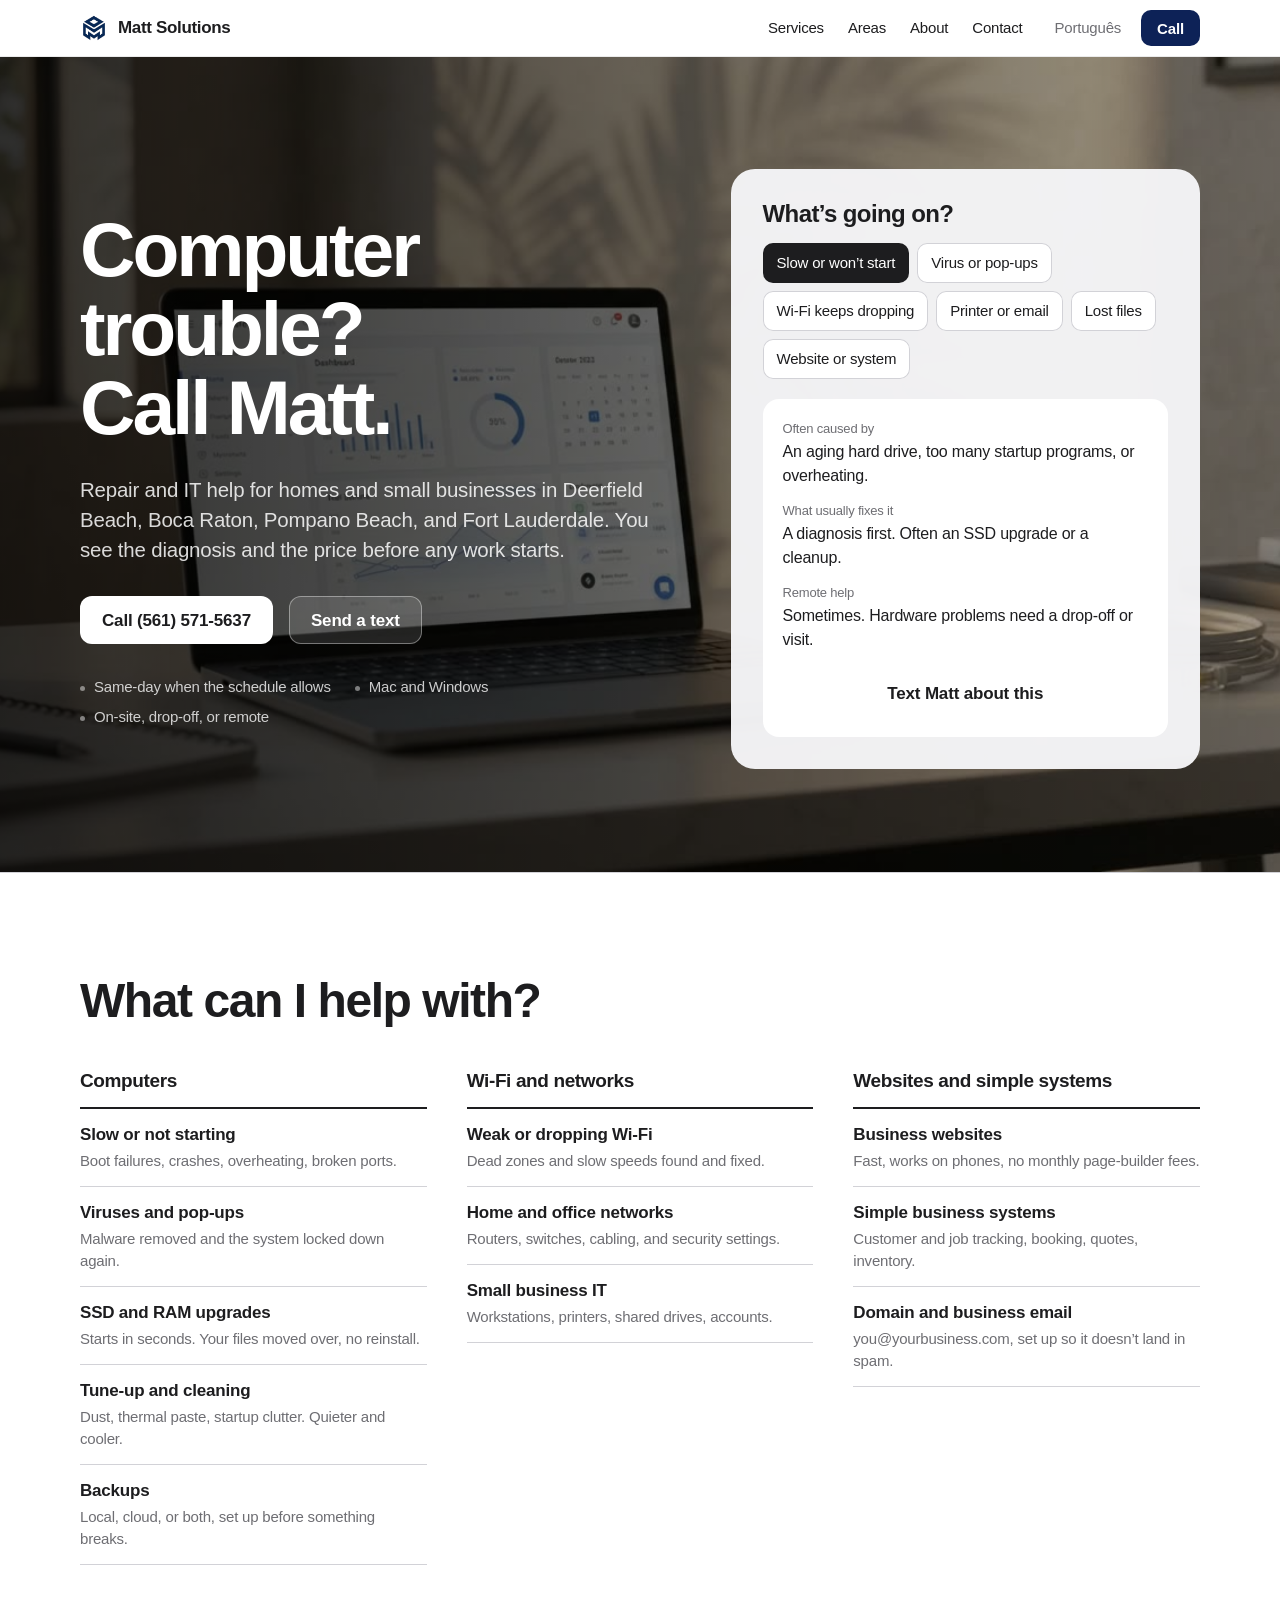
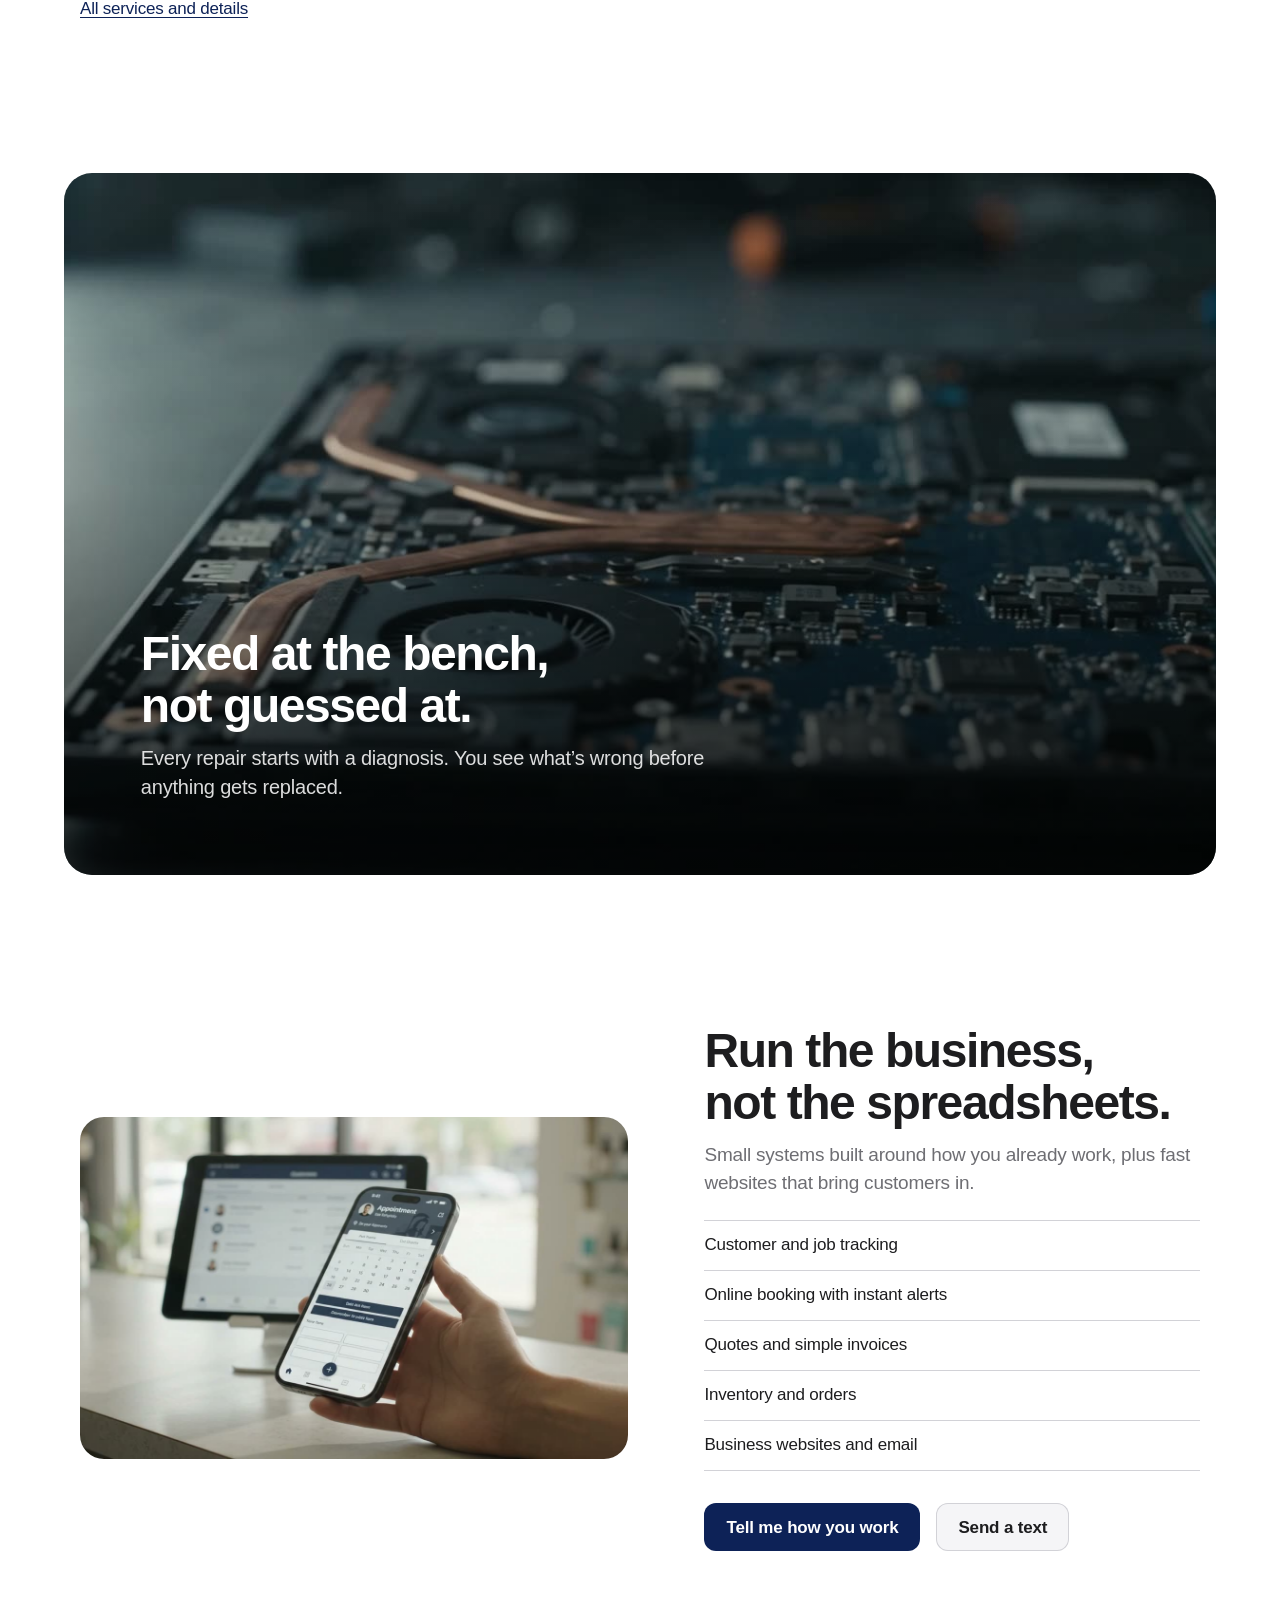
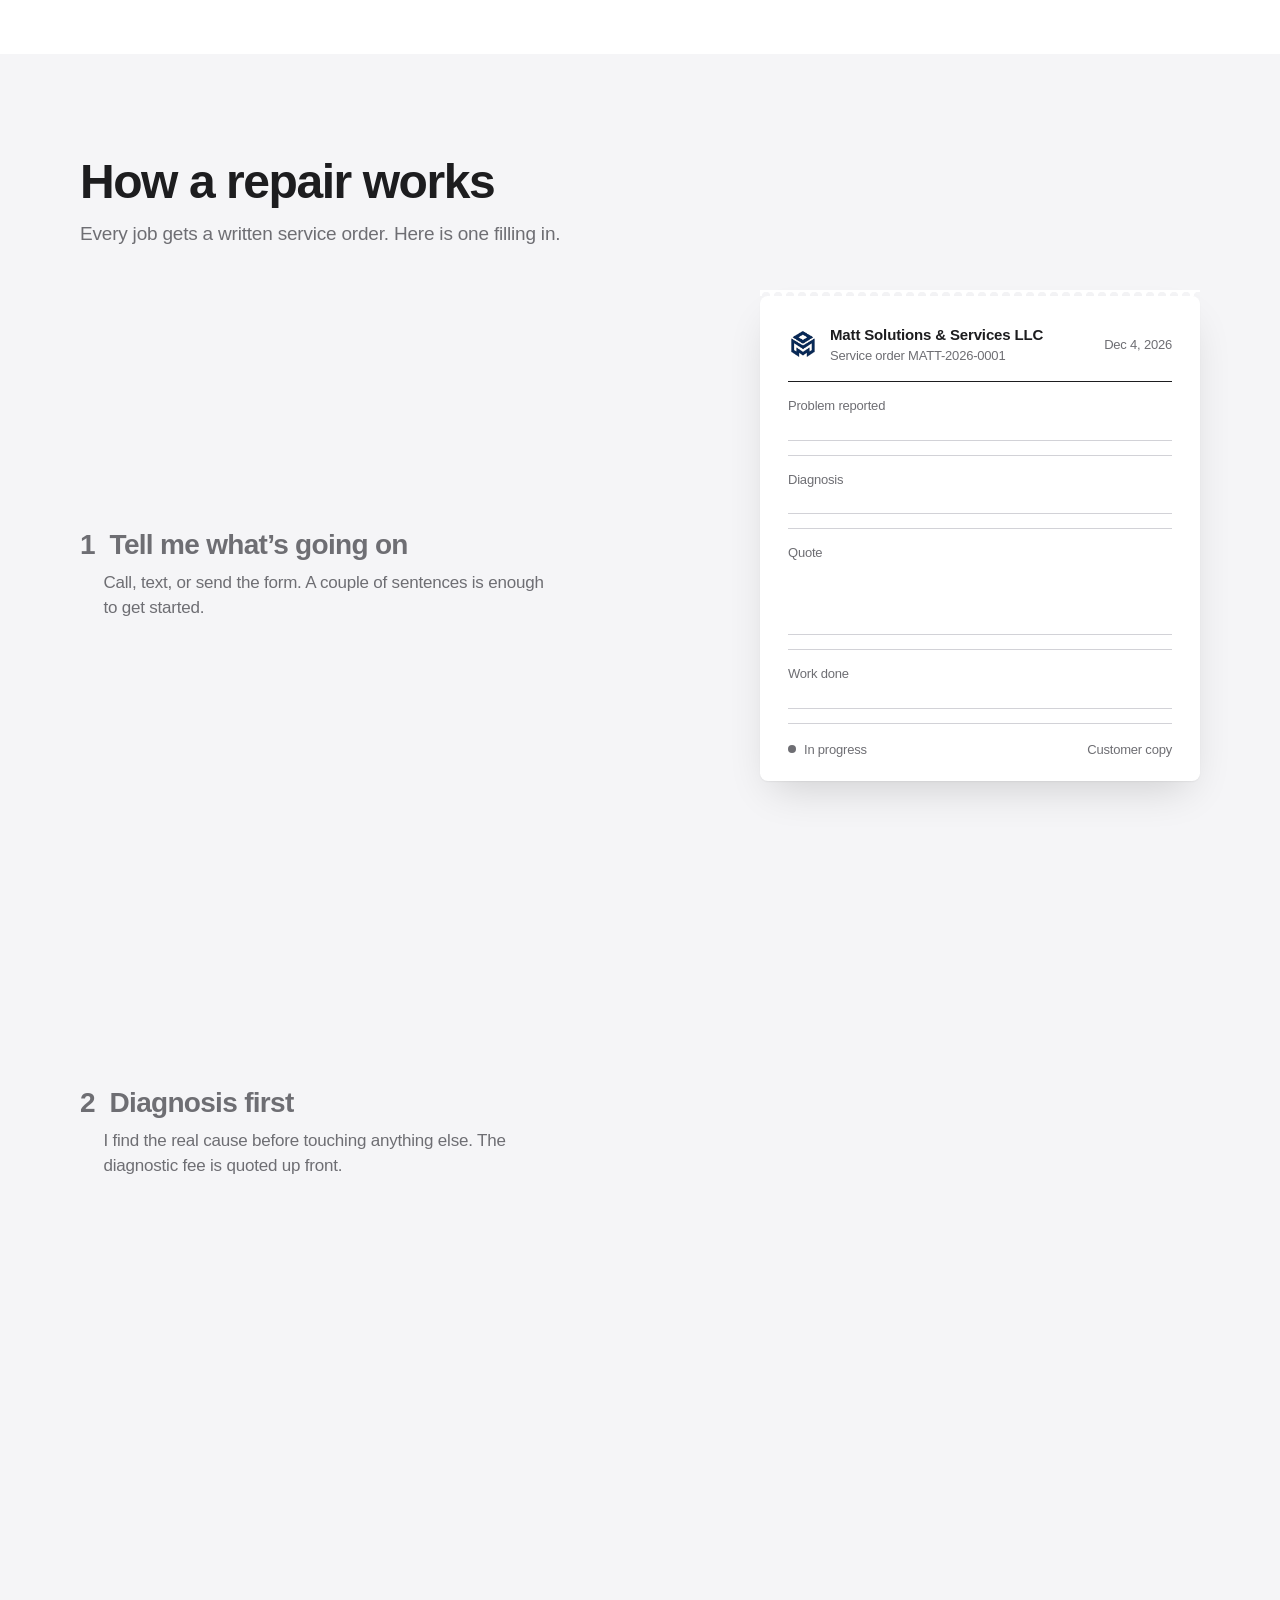
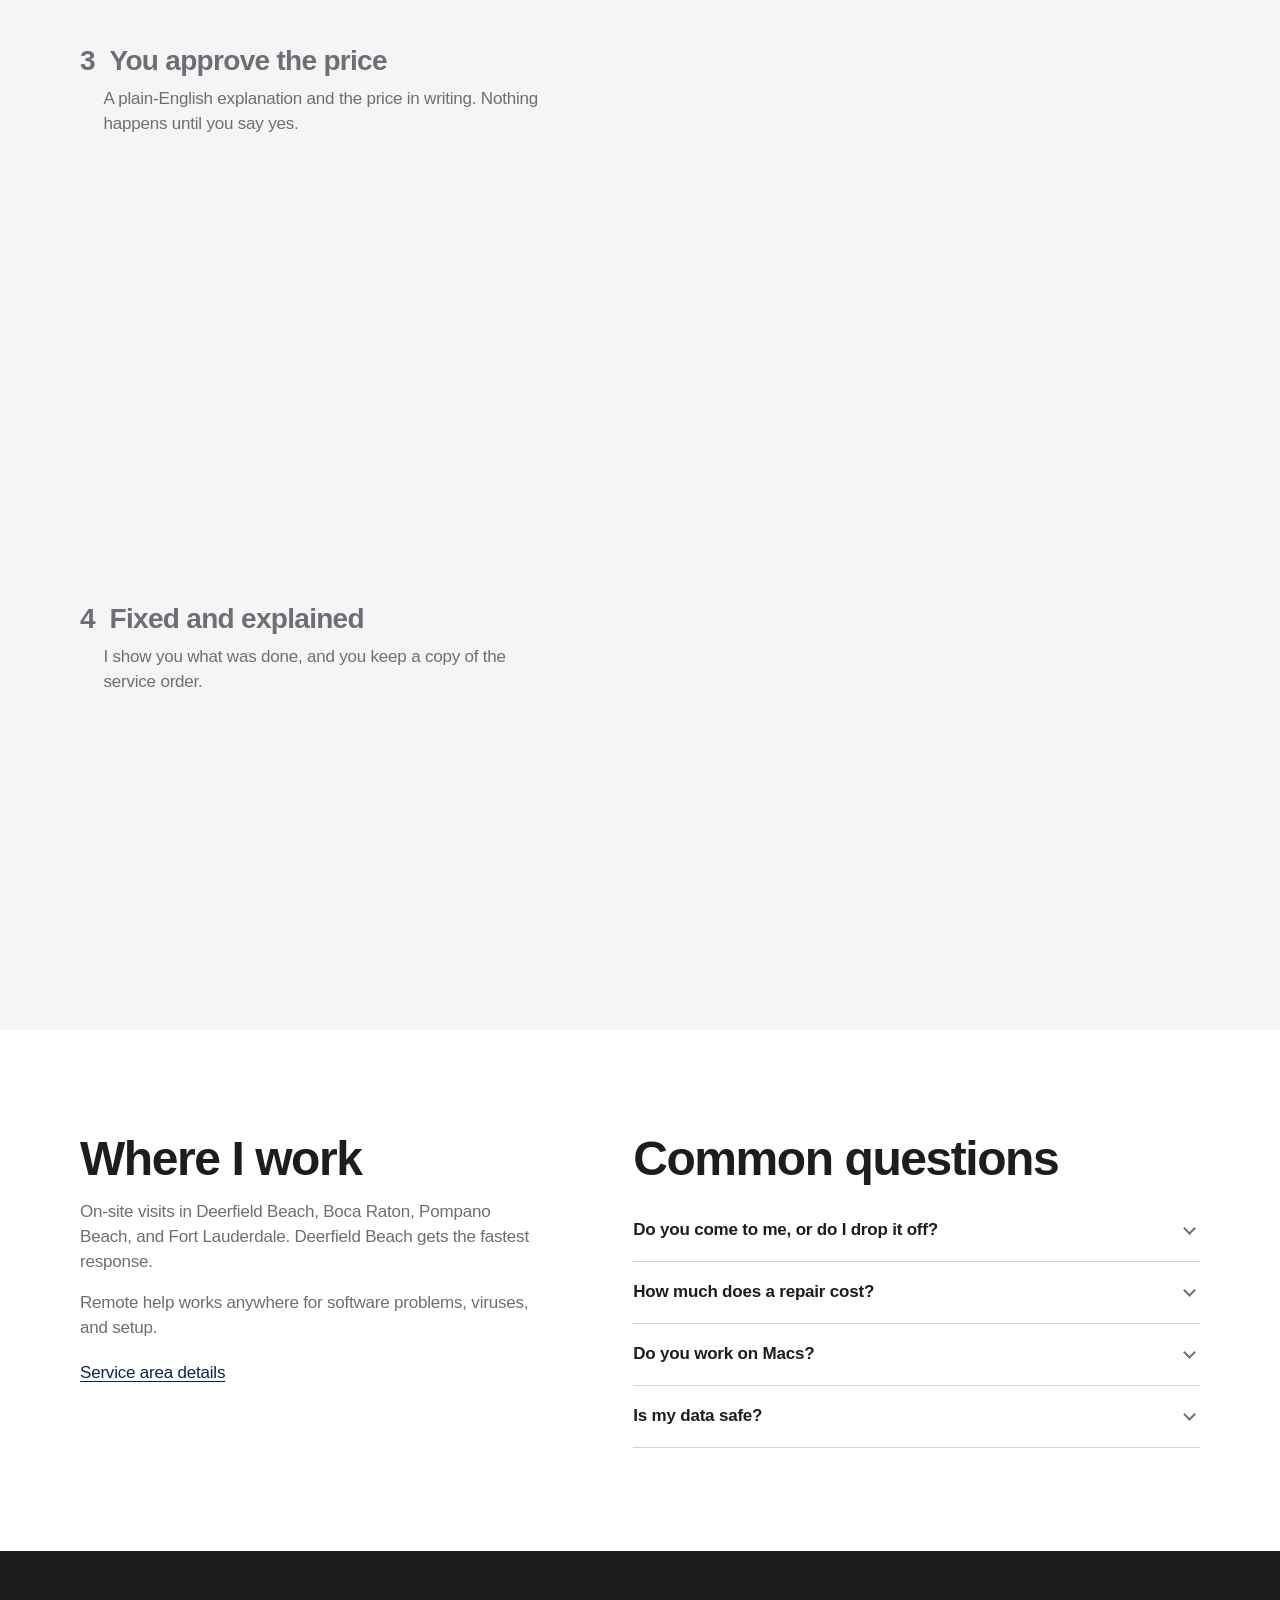
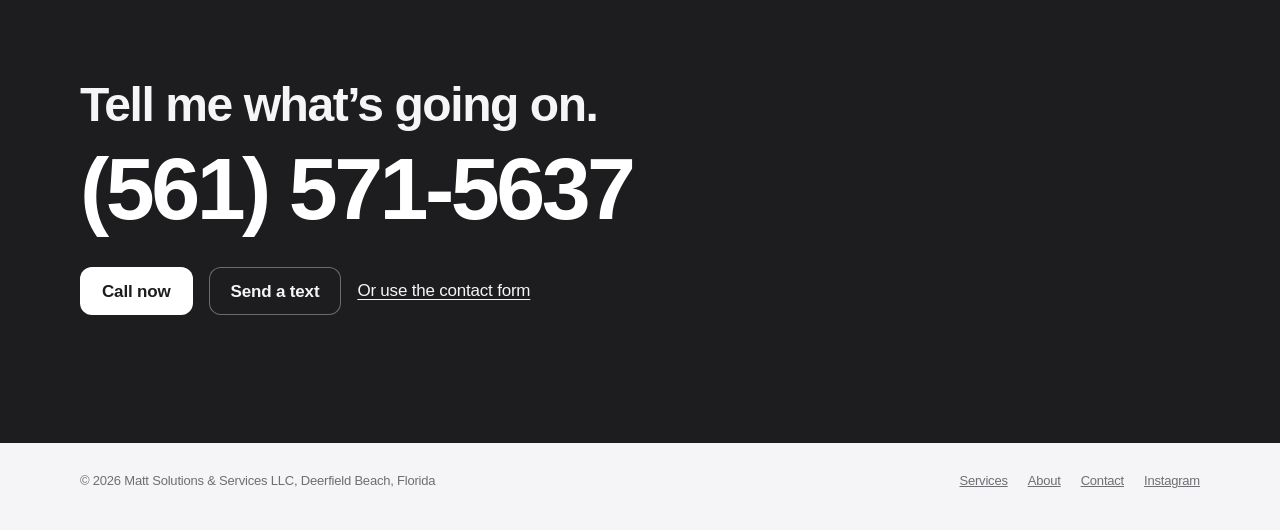
<file: index.html>
<!DOCTYPE html>
<html lang="en">
<head>
  <meta charset="UTF-8" />
  <meta name="viewport" content="width=device-width, initial-scale=1.0" />
  <title>Matt Solutions & Services LLC | Computer Repair & IT Support — South Florida</title>
  <meta name="description" content="Professional computer repair, IT support, virus removal, SSD upgrades, and network setup in Deerfield Beach, Boca Raton, Pompano Beach, and Fort Lauderdale. Call (561) 571-5637." />
  <meta name="keywords" content="computer repair Deerfield Beach, IT support Boca Raton, virus removal Pompano Beach, computer fix Fort Lauderdale, South Florida IT" />
  <link rel="canonical" href="https://mattsolutionsfl.com/" />
  <link rel="alternate" hreflang="en" href="https://mattsolutionsfl.com/" />
  <link rel="alternate" hreflang="pt-BR" href="https://mattsolutionsfl.com/index-pt.html" />
  <link rel="alternate" hreflang="x-default" href="https://mattsolutionsfl.com/" />

  <!-- Open Graph -->
  <meta property="og:type" content="website" />
  <meta property="og:title" content="Matt Solutions & Services LLC | Computer Repair & IT Support" />
  <meta property="og:description" content="Fast, reliable computer repair and IT support across South Florida. Call (561) 571-5637." />
  <meta property="og:url" content="https://mattsolutionsfl.com/" />
  <meta property="og:site_name" content="Matt Solutions & Services LLC" />
  <meta property="og:image" content="https://mattsolutionsfl.com/og-image.jpg" />
  <meta name="twitter:card" content="summary_large_image" />
  <meta name="twitter:title" content="Matt Solutions & Services LLC | Computer Repair & IT Support" />
  <meta name="twitter:description" content="Fast, reliable computer repair and IT support across South Florida." />
    <!-- Favicon -->
    <link rel="icon" href="favicon.svg" type="image/svg+xml">
    <link rel="icon" href="logo.png" sizes="any" type="image/png">
    <link rel="apple-touch-icon" href="logo.png">
    <link rel="stylesheet" href="home.css?v=2" />
    <link rel="preload" as="image" href="media/hero.jpg" />

  <!-- JSON-LD LocalBusiness Schema -->
  <script type="application/ld+json">
  {
    "@context": "https://schema.org",
    "@type": "LocalBusiness",
    "name": "Matt Solutions & Services LLC",
    "url": "https://mattsolutionsfl.com",
    "telephone": "+15615715637",
    "openingHours": "Mo-Su 08:00-22:00",
    "email": "mattsolutionsfl@gmail.com",
    "description": "Professional computer repair, IT support, virus removal, SSD & RAM upgrades, network setup, and small business IT support across South Florida.",
    "areaServed": [
      {"@type": "City", "name": "Deerfield Beach", "containedIn": {"@type": "State", "name": "Florida"}},
      {"@type": "City", "name": "Boca Raton",      "containedIn": {"@type": "State", "name": "Florida"}},
      {"@type": "City", "name": "Pompano Beach",   "containedIn": {"@type": "State", "name": "Florida"}},
      {"@type": "City", "name": "Fort Lauderdale", "containedIn": {"@type": "State", "name": "Florida"}}
    ],
    "serviceType": ["Computer Repair", "IT Support", "Virus Removal", "SSD Upgrades", "Network Setup"],
    "priceRange": "$$",
    "sameAs": []
  }
  </script>
</head>
<body>

<a class="skip" href="#main">Skip to content</a>

<header class="nav">
  <div class="wrap nav-inner">
    <a class="brand" href="index.html" aria-label="Matt Solutions &amp; Services, home">
      <img src="logo-icon.png" alt="" width="28" height="28">
      <span>Matt Solutions</span>
    </a>
    <nav class="nav-links" aria-label="Main">
      <a href="services.html">Services</a>
      <a href="service-areas.html">Areas</a>
      <a href="about.html">About</a>
      <a href="contact.html">Contact</a>
    </nav>
    <div class="nav-end">
      <a class="lang" href="index-pt.html" lang="pt-BR">Português</a>
      <a class="btn btn-primary btn-small" href="tel:+15615715637">Call</a>
      <button class="menu-btn" type="button" aria-expanded="false" aria-controls="nav-sheet">Menu</button>
    </div>
  </div>
  <nav class="nav-sheet" id="nav-sheet" hidden aria-label="Main">
    <a href="index.html" aria-current="page">Home</a>
    <a href="services.html">Services</a>
    <a href="service-areas.html">Areas</a>
    <a href="about.html">About</a>
    <a href="contact.html">Contact</a>
    <a href="index-pt.html" lang="pt-BR">Português</a>
    <a class="btn btn-primary" href="tel:+15615715637">Call (561) 571-5637</a>
  </nav>
</header>

<main id="main">

  <!-- HERO -->
  <section class="hero">
    <div class="hero-media" aria-hidden="true">
      <video class="bg-video" autoplay muted loop playsinline preload="metadata" poster="media/hero.jpg">
        <source src="media/hero.mp4" type="video/mp4">
      </video>
    </div>
    <div class="wrap hero-grid">
      <div class="hero-copy">
        <h1>Computer trouble? Call Matt.</h1>
        <p class="lede">Repair and IT help for homes and small businesses in Deerfield Beach, Boca Raton, Pompano Beach, and Fort Lauderdale. You see the diagnosis and the price before any work starts.</p>
        <div class="actions">
          <a class="btn btn-primary" href="tel:+15615715637">Call (561) 571-5637</a>
          <a class="btn btn-secondary" href="sms:+15615715637">Send a text</a>
        </div>
        <ul class="facts">
          <li>Same-day when the schedule allows</li>
          <li>Mac and Windows</li>
          <li>On-site, drop-off, or remote</li>
        </ul>
      </div>

      <aside class="picker" aria-labelledby="picker-title">
        <h2 id="picker-title" class="picker-title">What&rsquo;s going on?</h2>
        <fieldset class="picker-options">
          <legend class="visually-hidden">Pick the problem closest to yours</legend>
          <label><input type="radio" name="problem" value="slow" checked><span>Slow or won&rsquo;t start</span></label>
          <label><input type="radio" name="problem" value="virus"><span>Virus or pop-ups</span></label>
          <label><input type="radio" name="problem" value="wifi"><span>Wi-Fi keeps dropping</span></label>
          <label><input type="radio" name="problem" value="printer"><span>Printer or email</span></label>
          <label><input type="radio" name="problem" value="files"><span>Lost files</span></label>
          <label><input type="radio" name="problem" value="web"><span>Website or system</span></label>
        </fieldset>

        <div class="answer" id="answer" aria-live="polite">
          <dl>
            <div><dt>Often caused by</dt><dd data-k="cause">An aging hard drive, too many startup programs, or overheating.</dd></div>
            <div><dt>What usually fixes it</dt><dd data-k="fix">A diagnosis first. Often an SSD upgrade or a cleanup.</dd></div>
            <div><dt>Remote help</dt><dd data-k="remote">Sometimes. Hardware problems need a drop-off or visit.</dd></div>
          </dl>
          <p class="tip" data-k="tip" hidden></p>
          <a class="btn btn-primary btn-block" id="answer-sms" href="sms:+15615715637?&amp;body=Hi%20Matt%2C%20my%20computer%20is%20slow%20or%20won%27t%20start.">Text Matt about this</a>
        </div>
      </aside>
    </div>
  </section>

  <!-- SERVICES -->
  <section class="services" aria-labelledby="services-title">
    <div class="wrap">
      <h2 id="services-title">What can I help with?</h2>
      <div class="service-groups">
        <div class="group">
          <h3>Computers</h3>
          <ul>
            <li><strong>Slow or not starting</strong><span>Boot failures, crashes, overheating, broken ports.</span></li>
            <li><strong>Viruses and pop-ups</strong><span>Malware removed and the system locked down again.</span></li>
            <li><strong>SSD and RAM upgrades</strong><span>Starts in seconds. Your files moved over, no reinstall.</span></li>
            <li><strong>Tune-up and cleaning</strong><span>Dust, thermal paste, startup clutter. Quieter and cooler.</span></li>
            <li><strong>Backups</strong><span>Local, cloud, or both, set up before something breaks.</span></li>
          </ul>
        </div>
        <div class="group">
          <h3>Wi-Fi and networks</h3>
          <ul>
            <li><strong>Weak or dropping Wi-Fi</strong><span>Dead zones and slow speeds found and fixed.</span></li>
            <li><strong>Home and office networks</strong><span>Routers, switches, cabling, and security settings.</span></li>
            <li><strong>Small business IT</strong><span>Workstations, printers, shared drives, accounts.</span></li>
          </ul>
        </div>
        <div class="group">
          <h3>Websites and simple systems</h3>
          <ul>
            <li><strong>Business websites</strong><span>Fast, works on phones, no monthly page-builder fees.</span></li>
            <li><strong>Simple business systems</strong><span>Customer and job tracking, booking, quotes, inventory.</span></li>
            <li><strong>Domain and business email</strong><span>you@yourbusiness.com, set up so it doesn&rsquo;t land in spam.</span></li>
          </ul>
        </div>
      </div>
      <a class="text-link" href="services.html">All services and details</a>
    </div>
  </section>

  <!-- REPAIR BAND: video grows to full width as it scrolls in -->
  <section class="band" aria-labelledby="band-title">
    <div class="band-frame" id="band-frame">
      <video class="bg-video" autoplay muted loop playsinline preload="metadata" poster="media/repair.jpg" aria-hidden="true">
        <source src="media/repair.mp4" type="video/mp4">
      </video>
      <div class="band-copy">
        <h2 id="band-title">Fixed at the bench, not guessed at.</h2>
        <p>Every repair starts with a diagnosis. You see what&rsquo;s wrong before anything gets replaced.</p>
      </div>
    </div>
  </section>

  <!-- SYSTEMS -->
  <section class="systems" aria-labelledby="systems-title">
    <div class="wrap systems-grid">
      <div class="systems-media">
        <video class="bg-video" autoplay muted loop playsinline preload="metadata" poster="media/systems.jpg" aria-hidden="true">
          <source src="media/systems.mp4" type="video/mp4">
        </video>
      </div>
      <div class="systems-copy">
        <h2 id="systems-title">Run the business, not the spreadsheets.</h2>
        <p class="section-lede">Small systems built around how you already work, plus fast websites that bring customers in.</p>
        <ul class="systems-list">
          <li>Customer and job tracking</li>
          <li>Online booking with instant alerts</li>
          <li>Quotes and simple invoices</li>
          <li>Inventory and orders</li>
          <li>Business websites and email</li>
        </ul>
        <div class="actions">
          <a class="btn btn-primary" href="contact.html">Tell me how you work</a>
          <a class="btn btn-secondary" href="sms:+15615715637?&amp;body=Hi%20Matt%2C%20I%20need%20a%20website%20or%20a%20simple%20system%20for%20my%20business.">Send a text</a>
        </div>
      </div>
    </div>
  </section>

  <!-- SIGNATURE: SERVICE ORDER -->
  <section class="process" aria-labelledby="process-title">
    <div class="wrap">
      <h2 id="process-title">How a repair works</h2>
      <p class="section-lede">Every job gets a written service order. Here is one filling in.</p>

      <div class="process-grid">
        <div class="ticket-wrap">
          <article class="ticket" id="ticket" aria-label="Example service order">
            <header class="ticket-head">
              <img src="logo-icon.png" alt="" width="30" height="30">
              <div>
                <p class="ticket-org">Matt Solutions &amp; Services LLC</p>
                <p class="ticket-meta">Service order <span class="num">MATT-2026-0001</span></p>
              </div>
              <p class="ticket-date" id="ticket-date">Nov 6, 2026</p>
            </header>

            <dl class="fields">
              <div class="field" data-at="1">
                <dt>Problem reported</dt>
                <dd>Laptop takes four minutes to start.</dd>
              </div>
              <div class="field" data-at="2">
                <dt>Diagnosis</dt>
                <dd>Hard drive is failing. Files are safe.</dd>
              </div>
              <div class="field" data-at="3">
                <dt>Quote</dt>
                <dd>New SSD and file transfer. Price in writing, before work starts.<span class="stamp" aria-hidden="true">Approved by you</span></dd>
              </div>
              <div class="field" data-at="4">
                <dt>Work done</dt>
                <dd>SSD installed, files moved. Starts in 15 seconds.</dd>
              </div>
            </dl>

            <footer class="ticket-foot">
              <p class="status"><span class="dot" aria-hidden="true"></span><span class="when-progress">In progress</span><span class="when-done">Ready for pickup</span></p>
              <p class="copy-note">Customer copy</p>
            </footer>
          </article>
        </div>

        <ol class="steps">
          <li class="step" data-step="1">
            <h3><span class="n">1</span>Tell me what&rsquo;s going on</h3>
            <p>Call, text, or send the form. A couple of sentences is enough to get started.</p>
          </li>
          <li class="step" data-step="2">
            <h3><span class="n">2</span>Diagnosis first</h3>
            <p>I find the real cause before touching anything else. The diagnostic fee is quoted up front.</p>
          </li>
          <li class="step" data-step="3">
            <h3><span class="n">3</span>You approve the price</h3>
            <p>A plain-English explanation and the price in writing. Nothing happens until you say yes.</p>
          </li>
          <li class="step" data-step="4">
            <h3><span class="n">4</span>Fixed and explained</h3>
            <p>I show you what was done, and you keep a copy of the service order.</p>
          </li>
        </ol>
      </div>
    </div>
  </section>

  <!-- AREAS + FAQ -->
  <section class="info">
    <div class="wrap info-grid">
      <div class="areas">
        <h2>Where I work</h2>
        <p>On-site visits in Deerfield Beach, Boca Raton, Pompano Beach, and Fort Lauderdale. Deerfield Beach gets the fastest response.</p>
        <p>Remote help works anywhere for software problems, viruses, and setup.</p>
        <a class="text-link" href="service-areas.html">Service area details</a>
      </div>
      <div class="faq">
        <h2>Common questions</h2>
        <details>
          <summary>Do you come to me, or do I drop it off?</summary>
          <p>Both. Hardware repairs are usually fastest as a drop-off. Wi-Fi, network, and anything hard to move gets an on-site visit.</p>
        </details>
        <details>
          <summary>How much does a repair cost?</summary>
          <p>It depends on the problem. You get the diagnosis and a written price before any repair starts, and nothing is billed without your approval.</p>
        </details>
        <details>
          <summary>Do you work on Macs?</summary>
          <p>Yes. Mac desktops and MacBooks, and Windows desktops and laptops.</p>
        </details>
        <details>
          <summary>Is my data safe?</summary>
          <p>If a repair carries any risk to your files, you&rsquo;re told before work starts and a backup is recommended first.</p>
        </details>
      </div>
    </div>
  </section>

  <!-- CALL -->
  <section class="call" aria-labelledby="call-title">
    <div class="wrap">
      <h2 id="call-title">Tell me what&rsquo;s going on.</h2>
      <a class="big-phone" href="tel:+15615715637">(561) 571-5637</a>
      <div class="actions">
        <a class="btn btn-primary" href="tel:+15615715637">Call now</a>
        <a class="btn btn-secondary" href="sms:+15615715637">Send a text</a>
        <a class="text-link" href="contact.html">Or use the contact form</a>
      </div>
    </div>
  </section>

</main>

<footer class="foot">
  <div class="wrap foot-inner">
    <p>&copy; <span data-year>2026</span> Matt Solutions &amp; Services LLC, Deerfield Beach, Florida</p>
    <nav aria-label="Footer">
      <a href="services.html">Services</a>
      <a href="about.html">About</a>
      <a href="contact.html">Contact</a>
      <a href="https://instagram.com/mattsolutionsfl" rel="noopener">Instagram</a>
    </nav>
  </div>
</footer>

<script src="nav.js?v=1"></script>
<script src="home.js?v=2"></script>
</body>
</html>
</file>
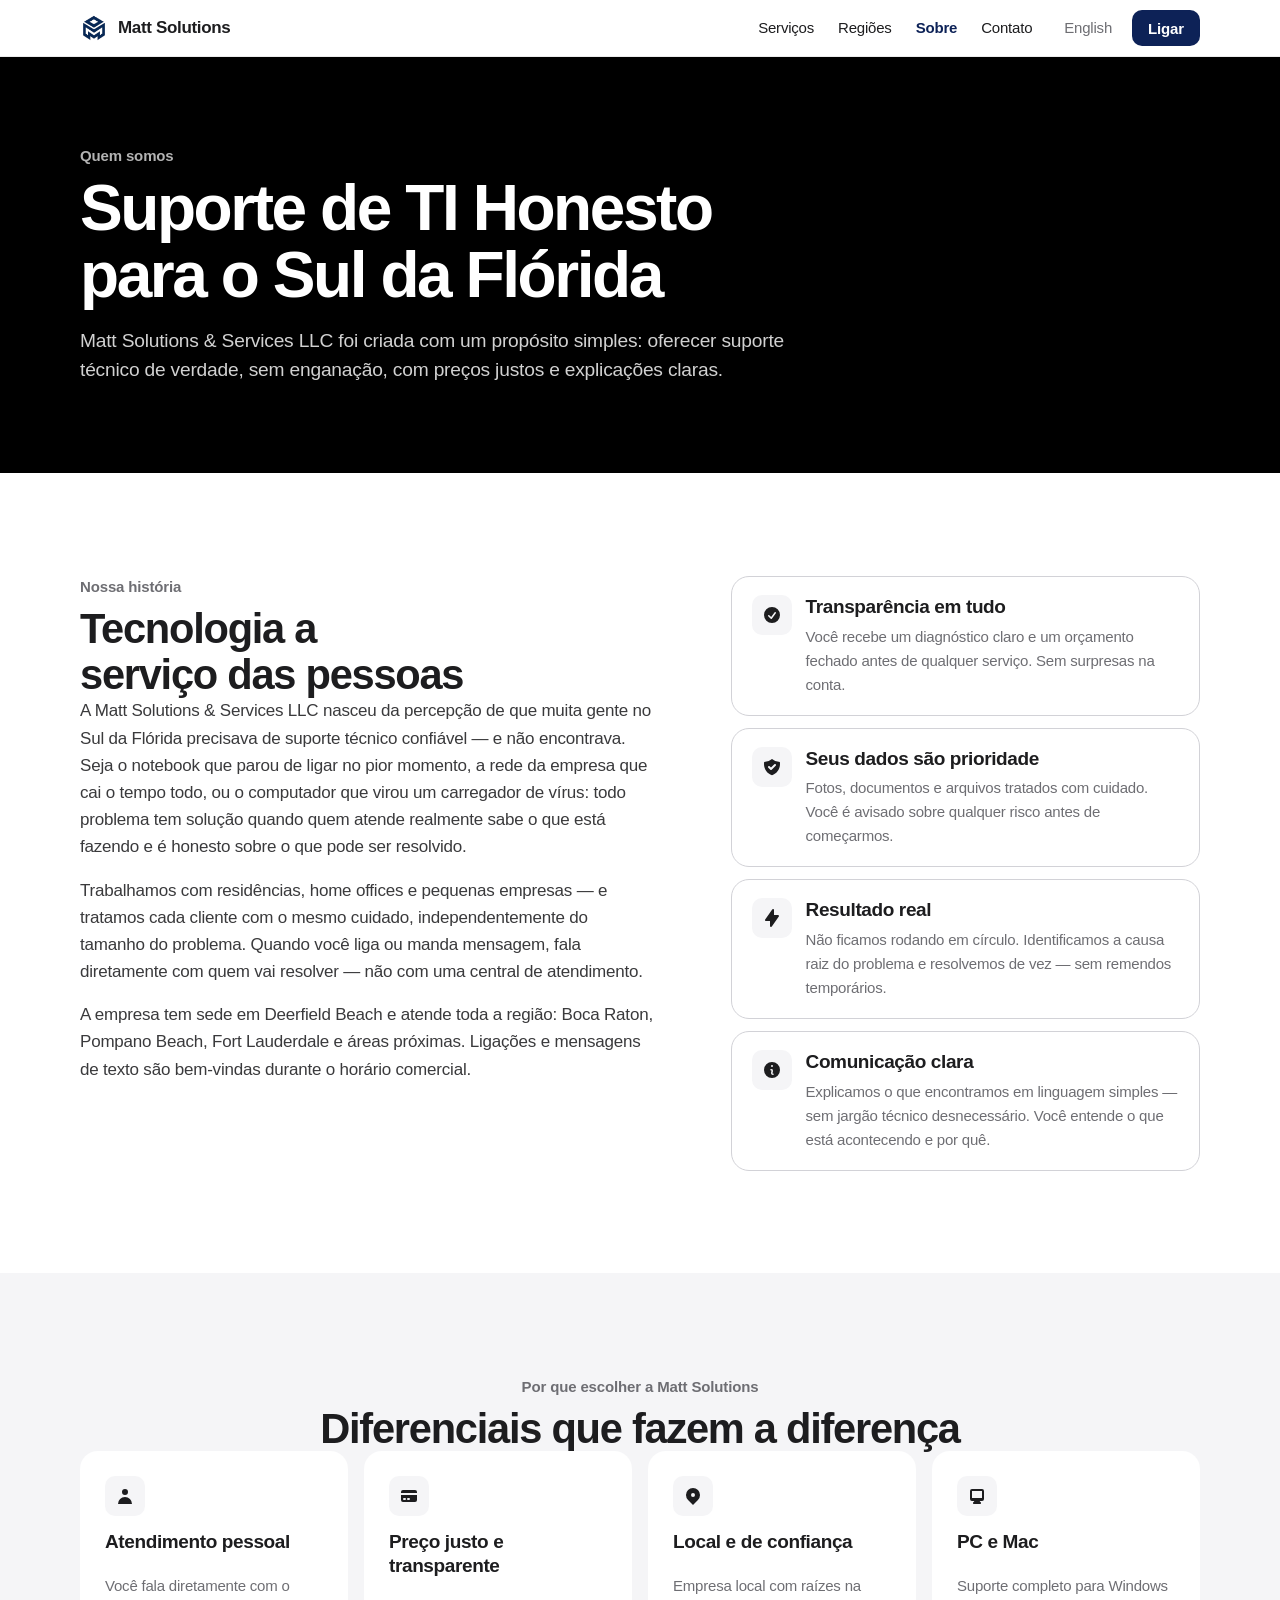
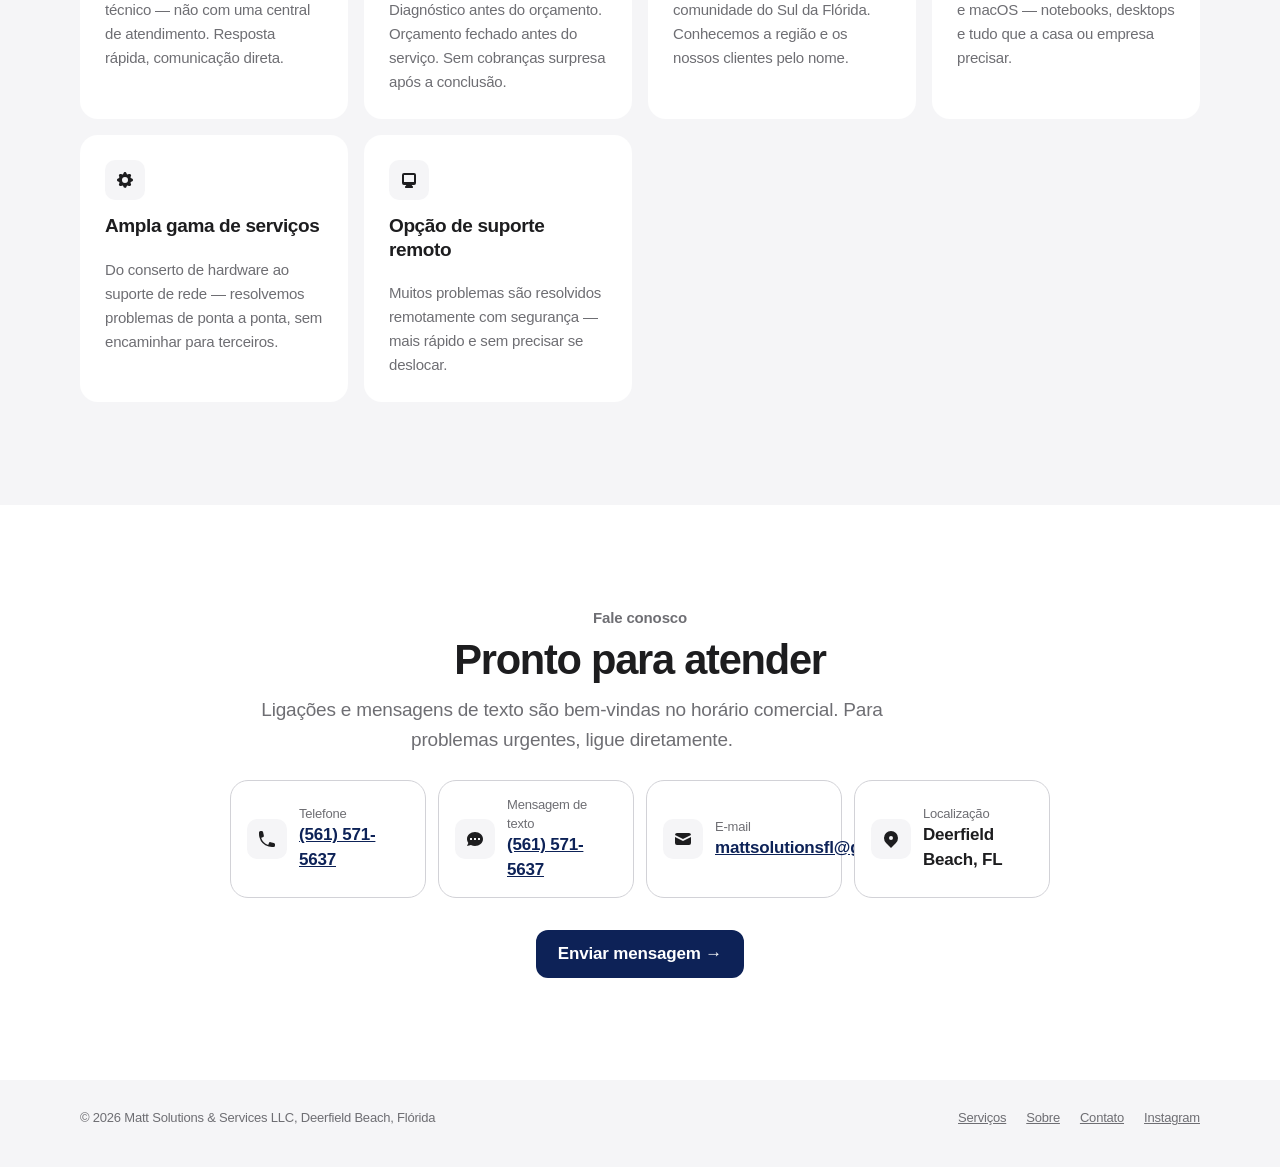
<file: about-pt.html>
<!DOCTYPE html>
<html lang="pt-BR">
<head>
  <meta charset="UTF-8" />
  <meta name="viewport" content="width=device-width, initial-scale=1.0" />
  <title>Sobre a Matt Solutions | Suporte de TI Honesto no Sul da Flórida</title>
  <meta name="description" content="Conheça a Matt Solutions & Services LLC — conserto de computadores e suporte de TI com honestidade, transparência e foco em resultado no Sul da Flórida." />
  <link rel="canonical" href="https://mattsolutionsfl.com/about-pt.html" />
  <link rel="alternate" hreflang="en" href="https://mattsolutionsfl.com/about.html" />
  <link rel="alternate" hreflang="pt-BR" href="https://mattsolutionsfl.com/about-pt.html" />
  <link rel="alternate" hreflang="x-default" href="https://mattsolutionsfl.com/about.html" />
  <meta property="og:type" content="website" />
  <meta property="og:title" content="Sobre | Matt Solutions & Services LLC" />
  <meta property="og:description" content="Suporte de TI honesto e transparente para residências e pequenas empresas no Sul da Flórida." />
  <meta property="og:url" content="https://mattsolutionsfl.com/about-pt.html" />
  <meta property="og:site_name" content="Matt Solutions & Services LLC" />
  <meta property="og:image" content="https://mattsolutionsfl.com/og-image.jpg" />
    <!-- Favicon -->
    <link rel="icon" href="favicon.svg" type="image/svg+xml">
    <link rel="icon" href="logo.png" sizes="any" type="image/png">
    <link rel="apple-touch-icon" href="logo.png">
    <link rel="stylesheet" href="home.css?v=2" />
    <link rel="stylesheet" href="pages.css?v=2" />
  <script type="application/ld+json">
  {
    "@context": "https://schema.org",
    "@type": "LocalBusiness",
    "name": "Matt Solutions & Services LLC",
    "url": "https://mattsolutionsfl.com",
    "telephone": "+15615715637",
    "openingHours": "Mo-Su 08:00-22:00",
    "email": "mattsolutionsfl@gmail.com"
  }
  </script>
  <script type="application/ld+json">
  {
    "@context": "https://schema.org",
    "@type": "LocalBusiness",
    "name": "Matt Solutions & Services LLC",
    "url": "https://mattsolutionsfl.com",
    "sameAs": [
      "https://instagram.com/mattsolutionsfl"
    ]
  }
  </script>
</head>
<body>

<a class="skip" href="#main">Pular para o conteúdo</a>

<header class="nav">
  <div class="wrap nav-inner">
    <a class="brand" href="index-pt.html" aria-label="Matt Solutions &amp; Services, início">
      <img src="logo-icon.png" alt="" width="28" height="28">
      <span>Matt Solutions</span>
    </a>
    <nav class="nav-links" aria-label="Principal">
      <a href="services-pt.html">Serviços</a>
      <a href="service-areas-pt.html">Regiões</a>
      <a href="about-pt.html" aria-current="page">Sobre</a>
      <a href="contact-pt.html">Contato</a>
    </nav>
    <div class="nav-end">
      <a class="lang" href="about.html" lang="en">English</a>
      <a class="btn btn-primary btn-small" href="tel:+15615715637">Ligar</a>
      <button class="menu-btn" type="button" aria-expanded="false" aria-controls="nav-sheet">Menu</button>
    </div>
  </div>
  <nav class="nav-sheet" id="nav-sheet" hidden aria-label="Principal">
    <a href="index-pt.html">Início</a>
    <a href="services-pt.html">Serviços</a>
    <a href="service-areas-pt.html">Regiões</a>
    <a href="about-pt.html" aria-current="page">Sobre</a>
    <a href="contact-pt.html">Contato</a>
    <a href="about.html" lang="en">English</a>
    <a class="btn btn-primary" href="tel:+15615715637">Ligar (561) 571-5637</a>
  </nav>
</header>

<main id="main">
<!-- PAGE HEADER -->
<section class="page-hero">
  <div class="container">
    <div class="page-hero-inner">
      <div class="section-label">Quem somos</div>
      <h1 class="page-hero-title">Suporte de TI Honesto para o Sul da Flórida</h1>
      <p class="page-hero-sub">Matt Solutions & Services LLC foi criada com um propósito simples: oferecer suporte técnico de verdade, sem enganação, com preços justos e explicações claras.</p>
    </div>
  </div>
</section>

<!-- SOBRE -->
<section class="section">
  <div class="container">
    <div class="about-grid">
      <div class="about-content">
        <div class="section-label">Nossa história</div>
        <h2 class="section-title">Tecnologia a serviço das pessoas</h2>
        <p>A Matt Solutions & Services LLC nasceu da percepção de que muita gente no Sul da Flórida precisava de suporte técnico confiável — e não encontrava. Seja o notebook que parou de ligar no pior momento, a rede da empresa que cai o tempo todo, ou o computador que virou um carregador de vírus: todo problema tem solução quando quem atende realmente sabe o que está fazendo e é honesto sobre o que pode ser resolvido.</p>
        <p>Trabalhamos com residências, home offices e pequenas empresas — e tratamos cada cliente com o mesmo cuidado, independentemente do tamanho do problema. Quando você liga ou manda mensagem, fala diretamente com quem vai resolver — não com uma central de atendimento.</p>
        <p>A empresa tem sede em Deerfield Beach e atende toda a região: Boca Raton, Pompano Beach, Fort Lauderdale e áreas próximas. Ligações e mensagens de texto são bem-vindas durante o horário comercial.</p>
      </div>
      <div class="about-values">
        <div class="value-card">
          <div class="value-icon"><svg xmlns="http://www.w3.org/2000/svg" viewBox="0 0 20 20" fill="currentColor"><path fill-rule="evenodd" d="M10 18a8 8 0 100-16 8 8 0 000 16zm3.857-9.809a.75.75 0 00-1.214-.882l-3.483 4.79-1.88-1.88a.75.75 0 10-1.06 1.061l2.5 2.5a.75.75 0 001.137-.089l4-5.5z" clip-rule="evenodd" /></svg></div>
          <div><h3>Transparência em tudo</h3><p>Você recebe um diagnóstico claro e um orçamento fechado antes de qualquer serviço. Sem surpresas na conta.</p></div>
        </div>
        <div class="value-card">
          <div class="value-icon"><svg xmlns="http://www.w3.org/2000/svg" viewBox="0 0 20 20" fill="currentColor"><path fill-rule="evenodd" d="M2.166 4.999A11.954 11.954 0 0010 1.944 11.954 11.954 0 0017.834 5c.11.65.166 1.32.166 2.001 0 5.225-3.34 9.67-8 11.317C5.34 16.67 2 12.225 2 7c0-.682.057-1.35.166-2.001zm11.541 3.708a1 1 0 00-1.414-1.414L9 10.586 7.707 9.293a1 1 0 00-1.414 1.414l2 2a1 1 0 001.414 0l4-4z" clip-rule="evenodd" /></svg></div>
          <div><h3>Seus dados são prioridade</h3><p>Fotos, documentos e arquivos tratados com cuidado. Você é avisado sobre qualquer risco antes de começarmos.</p></div>
        </div>
        <div class="value-card">
          <div class="value-icon"><svg xmlns="http://www.w3.org/2000/svg" viewBox="0 0 20 20" fill="currentColor"><path fill-rule="evenodd" d="M11.3 1.046A1 1 0 0112 2v5h4a1 1 0 01.82 1.573l-7 10A1 1 0 018 18v-5H4a1 1 0 01-.82-1.573l7-10a1 1 0 011.12-.38z" clip-rule="evenodd" /></svg></div>
          <div><h3>Resultado real</h3><p>Não ficamos rodando em círculo. Identificamos a causa raiz do problema e resolvemos de vez — sem remendos temporários.</p></div>
        </div>
        <div class="value-card">
          <div class="value-icon"><svg xmlns="http://www.w3.org/2000/svg" viewBox="0 0 20 20" fill="currentColor"><path fill-rule="evenodd" d="M18 10a8 8 0 11-16 0 8 8 0 0116 0zm-7-4a1 1 0 11-2 0 1 1 0 012 0zM9 9a.75.75 0 000 1.5h.253a.25.25 0 01.244.304l-.459 2.066A1.75 1.75 0 0010.747 15H11a.75.75 0 000-1.5h-.253a.25.25 0 01-.244-.304l.459-2.066A1.75 1.75 0 009.253 9H9z" clip-rule="evenodd" /></svg></div>
          <div><h3>Comunicação clara</h3><p>Explicamos o que encontramos em linguagem simples — sem jargão técnico desnecessário. Você entende o que está acontecendo e por quê.</p></div>
        </div>
      </div>
    </div>
  </div>
</section>

<!-- O QUE NOS DIFERENCIA -->
<section class="section section-alt">
  <div class="container">
    <div class="center">
      <div class="section-label">Por que escolher a Matt Solutions</div>
      <h2 class="section-title">Diferenciais que fazem a diferença</h2>
    </div>
    <div class="differentiators-grid">
      <div class="diff-card">
        <div class="diff-icon"><svg xmlns="http://www.w3.org/2000/svg" viewBox="0 0 20 20" fill="currentColor"><path fill-rule="evenodd" d="M10 9a3 3 0 100-6 3 3 0 000 6zm-7 9a7 7 0 1114 0H3z" clip-rule="evenodd" /></svg></div>
        <h3>Atendimento pessoal</h3>
        <p>Você fala diretamente com o técnico — não com uma central de atendimento. Resposta rápida, comunicação direta.</p>
      </div>
      <div class="diff-card">
        <div class="diff-icon"><svg xmlns="http://www.w3.org/2000/svg" viewBox="0 0 20 20" fill="currentColor"><path d="M4 4a2 2 0 00-2 2v1h16V6a2 2 0 00-2-2H4z"/><path fill-rule="evenodd" d="M18 9H2v5a2 2 0 002 2h12a2 2 0 002-2V9zM4 13a1 1 0 011-1h1a1 1 0 110 2H5a1 1 0 01-1-1zm5-1a1 1 0 100 2h1a1 1 0 100-2H9z" clip-rule="evenodd" /></svg></div>
        <h3>Preço justo e transparente</h3>
        <p>Diagnóstico antes do orçamento. Orçamento fechado antes do serviço. Sem cobranças surpresa após a conclusão.</p>
      </div>
      <div class="diff-card">
        <div class="diff-icon"><svg xmlns="http://www.w3.org/2000/svg" viewBox="0 0 20 20" fill="currentColor"><path fill-rule="evenodd" d="M5.05 4.05a7 7 0 119.9 9.9L10 18.9l-4.95-4.95a7 7 0 010-9.9zM10 11a2 2 0 100-4 2 2 0 000 4z" clip-rule="evenodd" /></svg></div>
        <h3>Local e de confiança</h3>
        <p>Empresa local com raízes na comunidade do Sul da Flórida. Conhecemos a região e os nossos clientes pelo nome.</p>
      </div>
      <div class="diff-card">
        <div class="diff-icon"><svg xmlns="http://www.w3.org/2000/svg" viewBox="0 0 20 20" fill="currentColor"><path fill-rule="evenodd" d="M3 5a2 2 0 012-2h10a2 2 0 012 2v8a2 2 0 01-2 2h-2.22l.123.489.804.804A1 1 0 0113 18H7a1 1 0 01-.707-1.707l.804-.804L7.22 15H5a2 2 0 01-2-2V5zm5.771 7H5V5h10v7H8.771z" clip-rule="evenodd" /></svg></div>
        <h3>PC e Mac</h3>
        <p>Suporte completo para Windows e macOS — notebooks, desktops e tudo que a casa ou empresa precisar.</p>
      </div>
      <div class="diff-card">
        <div class="diff-icon"><svg xmlns="http://www.w3.org/2000/svg" viewBox="0 0 20 20" fill="currentColor"><path fill-rule="evenodd" d="M11.49 3.17c-.38-1.56-2.6-1.56-2.98 0a1.532 1.532 0 01-2.286.948c-1.372-.836-2.942.734-2.106 2.106.54.886.061 2.042-.947 2.287-1.561.379-1.561 2.6 0 2.978a1.532 1.532 0 01.947 2.287c-.836 1.372.734 2.942 2.106 2.106a1.532 1.532 0 012.287.947c.379 1.561 2.6 1.561 2.978 0a1.533 1.533 0 012.287-.947c1.372.836 2.942-.734 2.106-2.106a1.533 1.533 0 01.947-2.287c1.561-.379 1.561-2.6 0-2.978a1.532 1.532 0 01-.947-2.287c.836-1.372-.734-2.942-2.106-2.106a1.532 1.532 0 01-2.287-.947zM10 13a3 3 0 100-6 3 3 0 000 6z" clip-rule="evenodd" /></svg></div>
        <h3>Ampla gama de serviços</h3>
        <p>Do conserto de hardware ao suporte de rede — resolvemos problemas de ponta a ponta, sem encaminhar para terceiros.</p>
      </div>
      <div class="diff-card">
        <div class="diff-icon"><svg xmlns="http://www.w3.org/2000/svg" viewBox="0 0 20 20" fill="currentColor"><path fill-rule="evenodd" d="M3 5a2 2 0 012-2h10a2 2 0 012 2v8a2 2 0 01-2 2h-2.22l.123.489.804.804A1 1 0 0113 18H7a1 1 0 01-.707-1.707l.804-.804L7.22 15H5a2 2 0 01-2-2V5zm5.771 7H5V5h10v7H8.771z" clip-rule="evenodd" /></svg></div>
        <h3>Opção de suporte remoto</h3>
        <p>Muitos problemas são resolvidos remotamente com segurança — mais rápido e sem precisar se deslocar.</p>
      </div>
    </div>
  </div>
</section>

<!-- CONTATO -->
<section class="section">
  <div class="container">
    <div class="contact-info-strip">
      <div class="section-label">Fale conosco</div>
      <h2 class="section-title">Pronto para atender</h2>
      <p class="section-sub">Ligações e mensagens de texto são bem-vindas no horário comercial. Para problemas urgentes, ligue diretamente.</p>
      <div class="contact-methods">
        <div class="contact-method">
          <div class="contact-method-icon"><svg xmlns="http://www.w3.org/2000/svg" viewBox="0 0 20 20" fill="currentColor"><path fill-rule="evenodd" d="M2 3.5A1.5 1.5 0 013.5 2h1.148a1.5 1.5 0 011.465 1.175l.716 3.223a1.5 1.5 0 01-1.052 1.767l-.933.267c-.41.117-.643.555-.48.95a11.542 11.542 0 006.254 6.254c.395.163.833-.07.95-.48l.267-.933a1.5 1.5 0 011.767-1.052l3.223.716A1.5 1.5 0 0118 15.352V16.5a1.5 1.5 0 01-1.5 1.5H15c-1.149 0-2.263-.15-3.326-.43A13.022 13.022 0 012.43 8.326 13.019 13.019 0 012 5V3.5z" clip-rule="evenodd" /></svg></div>
          <div><div class="contact-method-label">Telefone</div><a href="tel:+15615715637" class="contact-method-value">(561) 571-5637</a></div>
        </div>
        <div class="contact-method">
          <div class="contact-method-icon"><svg xmlns="http://www.w3.org/2000/svg" viewBox="0 0 20 20" fill="currentColor"><path fill-rule="evenodd" d="M18 10c0 3.866-3.582 7-8 7a8.841 8.841 0 01-4.083-.98L2 17l1.338-3.123C2.493 12.767 2 11.434 2 10c0-3.866 3.582-7 8-7s8 3.134 8 7zM7 9H5v2h2V9zm8 0h-2v2h2V9zM9 9h2v2H9V9z" clip-rule="evenodd" /></svg></div>
          <div><div class="contact-method-label">Mensagem de texto</div><a href="sms:+15615715637" class="contact-method-value">(561) 571-5637</a></div>
        </div>
        <div class="contact-method">
          <div class="contact-method-icon"><svg xmlns="http://www.w3.org/2000/svg" viewBox="0 0 20 20" fill="currentColor"><path d="M2.003 5.884L10 9.882l7.997-3.998A2 2 0 0016 4H4a2 2 0 00-1.997 1.884z"/><path d="M18 8.118l-8 4-8-4V14a2 2 0 002 2h12a2 2 0 002-2V8.118z"/></svg></div>
          <div><div class="contact-method-label">E-mail</div><a href="mailto:mattsolutionsfl@gmail.com" class="contact-method-value">mattsolutionsfl@gmail.com</a></div>
        </div>
        <div class="contact-method">
          <div class="contact-method-icon"><svg xmlns="http://www.w3.org/2000/svg" viewBox="0 0 20 20" fill="currentColor"><path fill-rule="evenodd" d="M5.05 4.05a7 7 0 119.9 9.9L10 18.9l-4.95-4.95a7 7 0 010-9.9zM10 11a2 2 0 100-4 2 2 0 000 4z" clip-rule="evenodd" /></svg></div>
          <div><div class="contact-method-label">Localização</div><span class="contact-method-value">Deerfield Beach, FL</span></div>
        </div>
      </div>
      <div style="margin-top: 2rem; text-align:center;">
        <a href="contact-pt.html" class="btn btn-primary">Enviar mensagem →</a>
      </div>
    </div>
  </div>
</section>

<!-- ===== AVALIAÇÕES GOOGLE ===== -->
<section class="section section-alt" id="reviews" hidden>
  <div class="container">
    <div class="center">
      <div class="section-label">Avaliações no Google</div>
      <h2 class="section-title">Avaliações no Google</h2>
      <p class="section-sub" style="margin-bottom:0;">Em breve</p>
    </div>
    <div class="reviews-placeholder-card">
      <div class="reviews-placeholder-icon">
        <svg viewBox="0 0 48 48" xmlns="http://www.w3.org/2000/svg" width="40" height="40">
          <path fill="#EA4335" d="M24 9.5c3.54 0 6.71 1.22 9.21 3.6l6.85-6.85C35.9 2.38 30.47 0 24 0 14.62 0 6.51 5.38 2.56 13.22l7.98 6.19C12.43 13.72 17.74 9.5 24 9.5z"/>
          <path fill="#4285F4" d="M46.98 24.55c0-1.57-.15-3.09-.38-4.55H24v9.02h12.94c-.58 2.96-2.26 5.48-4.78 7.18l7.73 6c4.51-4.18 7.09-10.36 7.09-17.65z"/>
          <path fill="#FBBC05" d="M10.53 28.59c-.48-1.45-.76-2.99-.76-4.59s.27-3.14.76-4.59l-7.98-6.19C.92 16.46 0 20.12 0 24c0 3.88.92 7.54 2.56 10.78l7.97-6.19z"/>
          <path fill="#34A853" d="M24 48c6.48 0 11.93-2.13 15.89-5.81l-7.73-6c-2.18 1.48-4.97 2.31-8.16 2.31-6.26 0-11.57-4.22-13.47-9.91l-7.98 6.19C6.51 42.62 14.62 48 24 48z"/>
        </svg>
      </div>
      <div class="reviews-placeholder-body">
        <p class="reviews-placeholder-title">Nosso Perfil da Empresa no Google está sendo finalizado.</p>
        <p class="reviews-placeholder-sub">Avaliações e comentários de clientes aparecerão aqui após a verificação.</p>
        <div class="reviews-future-slots" aria-hidden="true">
          <div class="reviews-future-slot"></div>
          <div class="reviews-future-slot"></div>
          <div class="reviews-future-slot"></div>
        </div>
      </div>
    </div>
  </div>
</section>
</main>

<footer class="foot">
  <div class="wrap foot-inner">
    <p>&copy; <span data-year>2026</span> Matt Solutions &amp; Services LLC, Deerfield Beach, Flórida</p>
    <nav aria-label="Rodapé">
      <a href="services-pt.html">Serviços</a>
      <a href="about-pt.html">Sobre</a>
      <a href="contact-pt.html">Contato</a>
      <a href="https://instagram.com/mattsolutionsfl" rel="noopener">Instagram</a>
    </nav>
  </div>
</footer>

<div id="toast"></div>
<script src="nav.js?v=1"></script>
<script src="pages.js?v=2"></script>
</body>
</html>
</file>
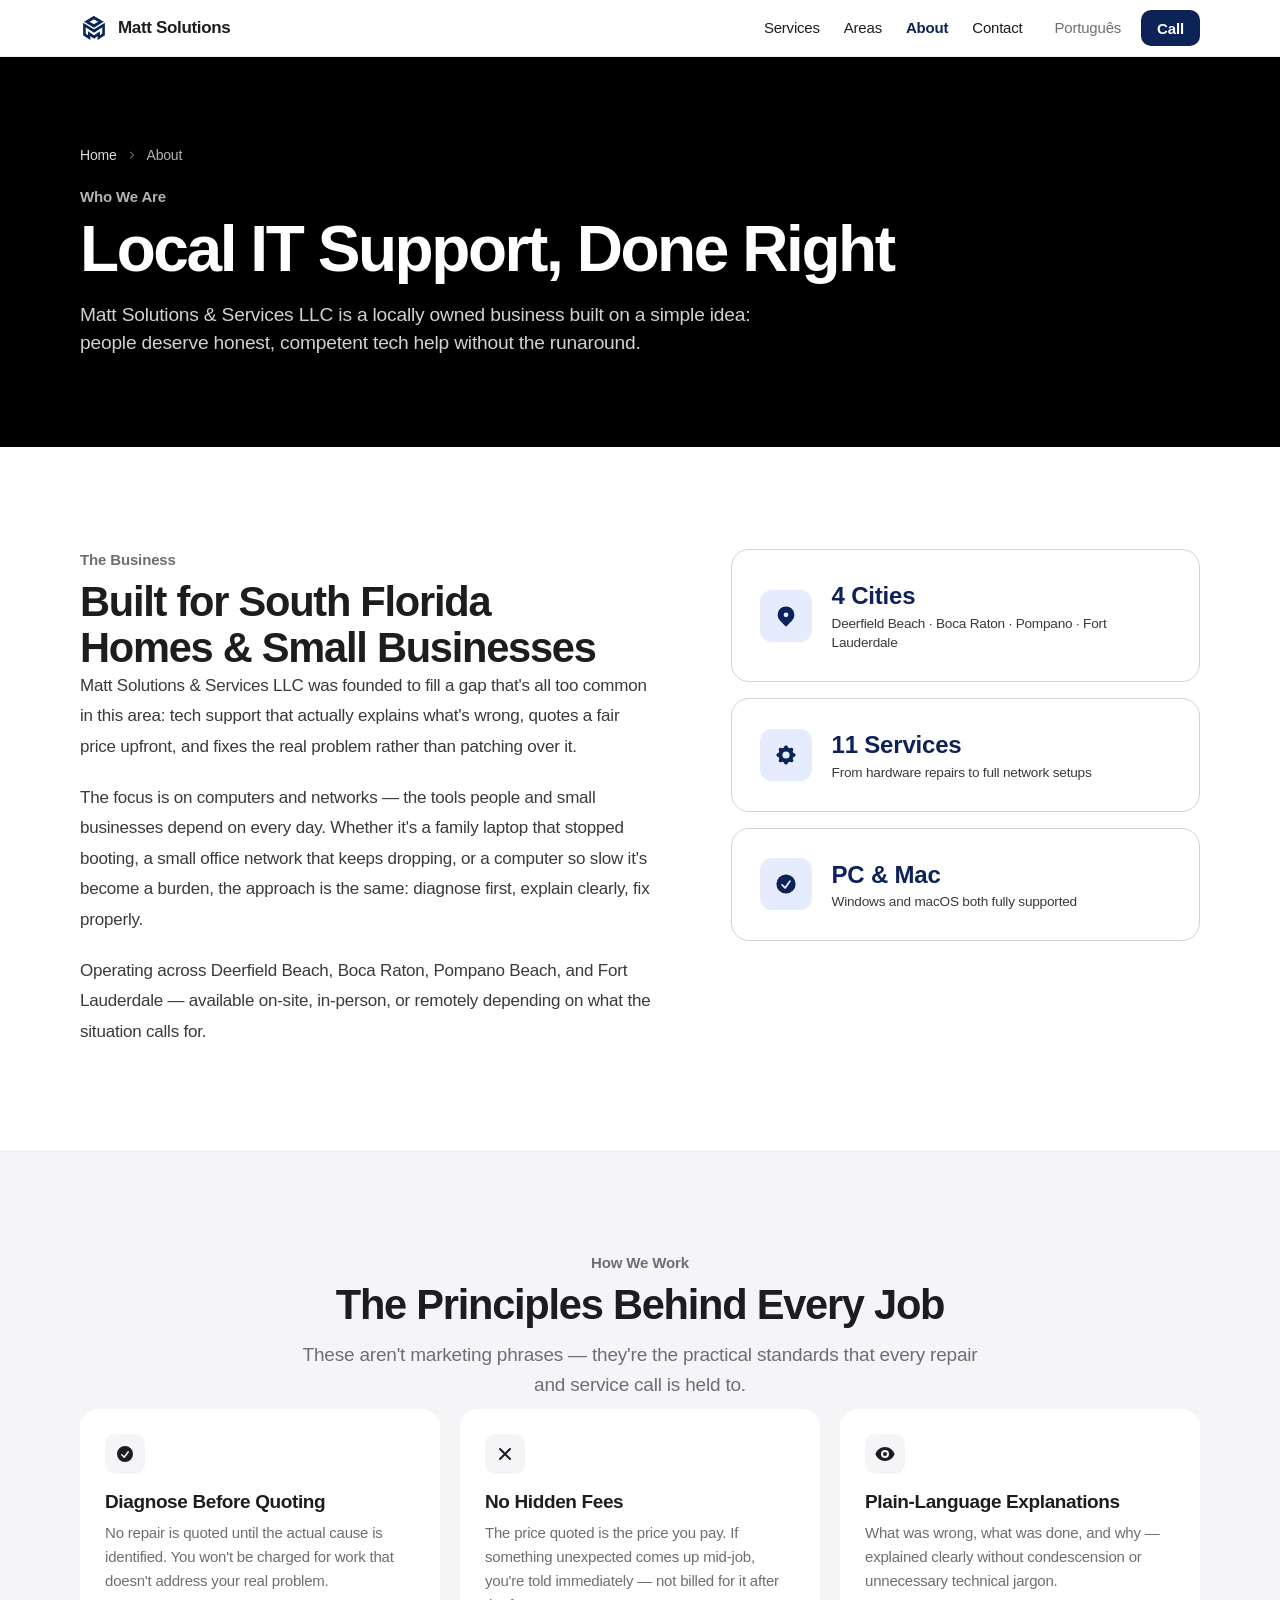
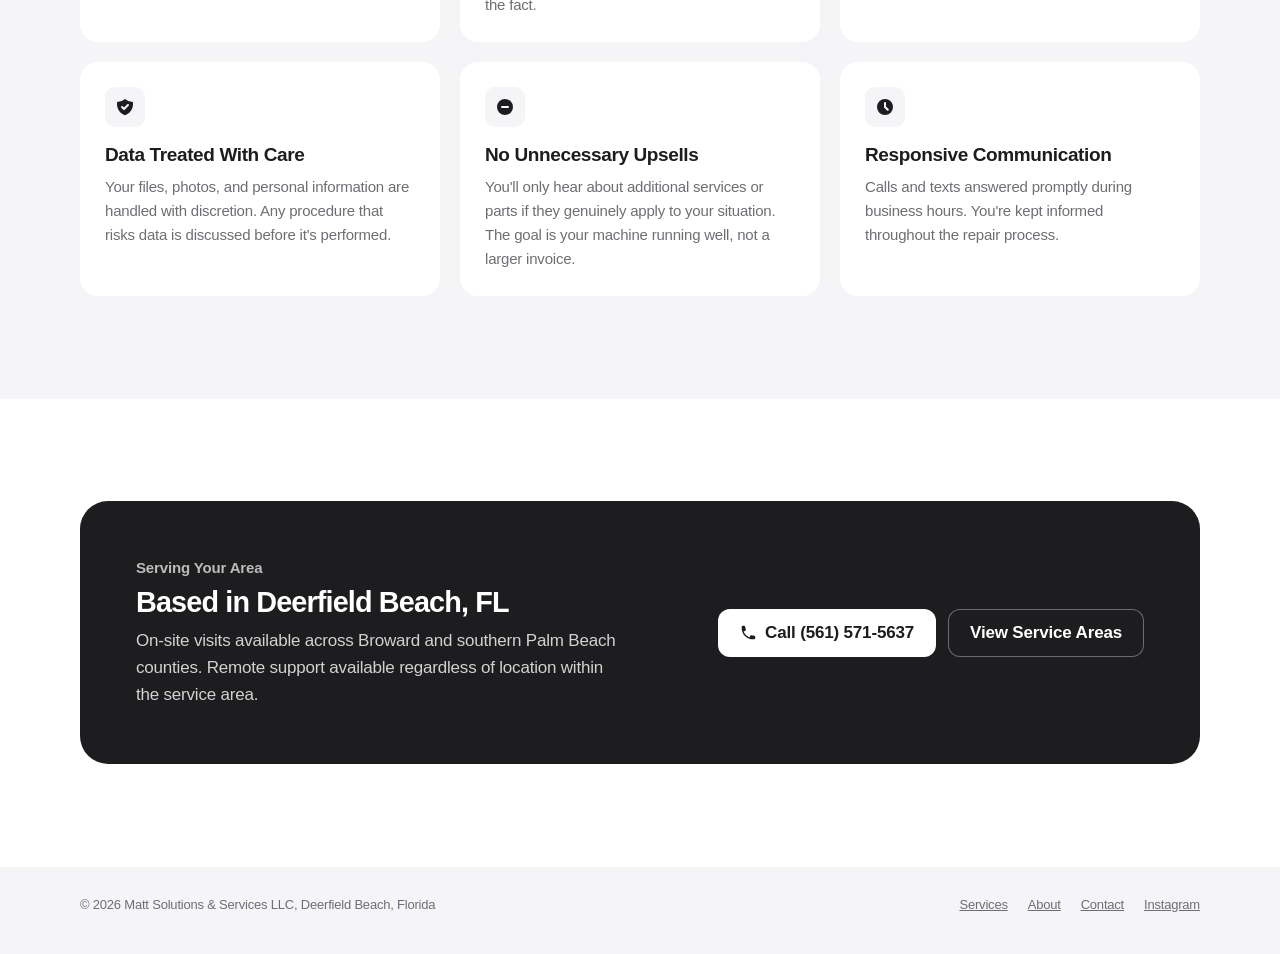
<file: about.html>
<!DOCTYPE html>
<html lang="en">
<head>
  <meta charset="UTF-8" />
  <meta name="viewport" content="width=device-width, initial-scale=1.0" />
  <title>About | Matt Solutions & Services LLC — South Florida IT Support</title>
  <meta name="description" content="Matt Solutions & Services LLC is a locally owned computer repair and IT support business serving Deerfield Beach, Boca Raton, Pompano Beach, and Fort Lauderdale." />
  <link rel="canonical" href="https://mattsolutionsfl.com/about.html" />
  <link rel="alternate" hreflang="en" href="https://mattsolutionsfl.com/about.html" />
  <link rel="alternate" hreflang="pt-BR" href="https://mattsolutionsfl.com/about-pt.html" />
  <link rel="alternate" hreflang="x-default" href="https://mattsolutionsfl.com/about.html" />
  <meta property="og:type" content="website" />
  <meta property="og:title" content="About | Matt Solutions & Services LLC" />
  <meta property="og:description" content="Locally owned IT support and computer repair serving South Florida. Honest work, real pricing." />
  <meta property="og:url" content="https://mattsolutionsfl.com/about.html" />
  <meta property="og:site_name" content="Matt Solutions & Services LLC" />
    <!-- Favicon -->
    <link rel="icon" href="favicon.svg" type="image/svg+xml">
    <link rel="icon" href="logo.png" sizes="any" type="image/png">
    <link rel="apple-touch-icon" href="logo.png">
    <link rel="stylesheet" href="home.css?v=2" />
    <link rel="stylesheet" href="pages.css?v=2" />
  <script type="application/ld+json">
  {
    "@context": "https://schema.org",
    "@type": "LocalBusiness",
    "name": "Matt Solutions & Services LLC",
    "url": "https://mattsolutionsfl.com",
    "sameAs": [
      "https://instagram.com/mattsolutionsfl"
    ]
  }
  </script>
</head>
<body>

<a class="skip" href="#main">Skip to content</a>

<header class="nav">
  <div class="wrap nav-inner">
    <a class="brand" href="index.html" aria-label="Matt Solutions &amp; Services, home">
      <img src="logo-icon.png" alt="" width="28" height="28">
      <span>Matt Solutions</span>
    </a>
    <nav class="nav-links" aria-label="Main">
      <a href="services.html">Services</a>
      <a href="service-areas.html">Areas</a>
      <a href="about.html" aria-current="page">About</a>
      <a href="contact.html">Contact</a>
    </nav>
    <div class="nav-end">
      <a class="lang" href="about-pt.html" lang="pt-BR">Português</a>
      <a class="btn btn-primary btn-small" href="tel:+15615715637">Call</a>
      <button class="menu-btn" type="button" aria-expanded="false" aria-controls="nav-sheet">Menu</button>
    </div>
  </div>
  <nav class="nav-sheet" id="nav-sheet" hidden aria-label="Main">
    <a href="index.html">Home</a>
    <a href="services.html">Services</a>
    <a href="service-areas.html">Areas</a>
    <a href="about.html" aria-current="page">About</a>
    <a href="contact.html">Contact</a>
    <a href="about-pt.html" lang="pt-BR">Português</a>
    <a class="btn btn-primary" href="tel:+15615715637">Call (561) 571-5637</a>
  </nav>
</header>

<main id="main">
<!-- Page Hero -->
<section class="page-hero">
  <div class="container">
    <nav class="breadcrumb" aria-label="breadcrumb">
      <a href="index.html">Home</a>
      <svg xmlns="http://www.w3.org/2000/svg" viewBox="0 0 20 20" fill="currentColor" width="12" height="12"><path fill-rule="evenodd" d="M7.21 14.77a.75.75 0 01.02-1.06L11.168 10 7.23 6.29a.75.75 0 111.04-1.08l4.5 4.25a.75.75 0 010 1.08l-4.5 4.25a.75.75 0 01-1.06-.02z" clip-rule="evenodd" /></svg>
      <span>About</span>
    </nav>
    <div class="section-label">Who We Are</div>
    <h1>Local IT Support, Done Right</h1>
    <p>Matt Solutions &amp; Services LLC is a locally owned business built on a simple idea: people deserve honest, competent tech help without the runaround.</p>
  </div>
</section>

<!-- About Section -->
<section class="section">
  <div class="container">
    <div class="about-grid">
      <div>
        <div class="section-label">The Business</div>
        <h2 class="section-title">Built for South Florida Homes &amp; Small Businesses</h2>
        <p style="color:var(--text-body); margin-bottom:1.25rem; line-height:1.8;">
          Matt Solutions &amp; Services LLC was founded to fill a gap that's all too common in this area: tech support that actually explains what's wrong, quotes a fair price upfront, and fixes the real problem rather than patching over it.
        </p>
        <p style="color:var(--text-body); margin-bottom:1.25rem; line-height:1.8;">
          The focus is on computers and networks — the tools people and small businesses depend on every day. Whether it's a family laptop that stopped booting, a small office network that keeps dropping, or a computer so slow it's become a burden, the approach is the same: diagnose first, explain clearly, fix properly.
        </p>
        <p style="color:var(--text-body); line-height:1.8;">
          Operating across Deerfield Beach, Boca Raton, Pompano Beach, and Fort Lauderdale — available on-site, in-person, or remotely depending on what the situation calls for.
        </p>
      </div>

      <div>
        <!-- Stats block -->
        <div style="display:flex; flex-direction:column; gap:1rem;">
          <div style="background:var(--navy-card); border:1px solid var(--border); border-radius:var(--radius-lg); padding:1.75rem; display:flex; align-items:center; gap:1.25rem;">
            <div style="width:52px;height:52px;background:rgba(37,99,235,0.12);border-radius:12px;display:flex;align-items:center;justify-content:center;color:var(--blue-bright);flex-shrink:0;">
              <svg xmlns="http://www.w3.org/2000/svg" viewBox="0 0 20 20" fill="currentColor" width="24" height="24"><path fill-rule="evenodd" d="M5.05 4.05a7 7 0 119.9 9.9L10 18.9l-4.95-4.95a7 7 0 010-9.9zM10 11a2 2 0 100-4 2 2 0 000 4z" clip-rule="evenodd" /></svg>
            </div>
            <div>
              <div style="font-size:1.5rem;font-weight:800;color:var(--blue-bright);">4 Cities</div>
              <div style="font-size:0.85rem;color:var(--text-body);">Deerfield Beach · Boca Raton · Pompano · Fort Lauderdale</div>
            </div>
          </div>
          <div style="background:var(--navy-card); border:1px solid var(--border); border-radius:var(--radius-lg); padding:1.75rem; display:flex; align-items:center; gap:1.25rem;">
            <div style="width:52px;height:52px;background:rgba(37,99,235,0.12);border-radius:12px;display:flex;align-items:center;justify-content:center;color:var(--blue-bright);flex-shrink:0;">
              <svg xmlns="http://www.w3.org/2000/svg" viewBox="0 0 20 20" fill="currentColor" width="24" height="24"><path fill-rule="evenodd" d="M11.49 3.17c-.38-1.56-2.6-1.56-2.98 0a1.532 1.532 0 01-2.286.948c-1.372-.836-2.942.734-2.106 2.106.54.886.061 2.042-.947 2.287-1.561.379-1.561 2.6 0 2.978a1.532 1.532 0 01.947 2.287c-.836 1.372.734 2.942 2.106 2.106a1.532 1.532 0 012.287.947c.379 1.561 2.6 1.561 2.978 0a1.533 1.533 0 012.287-.947c1.372.836 2.942-.734 2.106-2.106a1.533 1.533 0 01.947-2.287c1.561-.379 1.561-2.6 0-2.978a1.532 1.532 0 01-.947-2.287c.836-1.372-.734-2.942-2.106-2.106a1.532 1.532 0 01-2.287-.947zM10 13a3 3 0 100-6 3 3 0 000 6z" clip-rule="evenodd" /></svg>
            </div>
            <div>
              <div style="font-size:1.5rem;font-weight:800;color:var(--blue-bright);">11 Services</div>
              <div style="font-size:0.85rem;color:var(--text-body);">From hardware repairs to full network setups</div>
            </div>
          </div>
          <div style="background:var(--navy-card); border:1px solid var(--border); border-radius:var(--radius-lg); padding:1.75rem; display:flex; align-items:center; gap:1.25rem;">
            <div style="width:52px;height:52px;background:rgba(37,99,235,0.12);border-radius:12px;display:flex;align-items:center;justify-content:center;color:var(--blue-bright);flex-shrink:0;">
              <svg xmlns="http://www.w3.org/2000/svg" viewBox="0 0 20 20" fill="currentColor" width="24" height="24"><path fill-rule="evenodd" d="M10 18a8 8 0 100-16 8 8 0 000 16zm3.857-9.809a.75.75 0 00-1.214-.882l-3.483 4.79-1.88-1.88a.75.75 0 10-1.06 1.061l2.5 2.5a.75.75 0 001.137-.089l4-5.5z" clip-rule="evenodd" /></svg>
            </div>
            <div>
              <div style="font-size:1.5rem;font-weight:800;color:var(--blue-bright);">PC &amp; Mac</div>
              <div style="font-size:0.85rem;color:var(--text-body);">Windows and macOS both fully supported</div>
            </div>
          </div>
        </div>
      </div>
    </div>
  </div>
</section>

<!-- Values -->
<section class="section section-alt">
  <div class="container">
    <div class="center">
      <div class="section-label">How We Work</div>
      <h2 class="section-title">The Principles Behind Every Job</h2>
      <p class="section-sub">These aren't marketing phrases — they're the practical standards that every repair and service call is held to.</p>
    </div>
    <div style="display:grid; grid-template-columns:repeat(auto-fit, minmax(280px, 1fr)); gap:1.25rem; margin-top:0.5rem;">

      <div class="service-card">
        <div class="service-icon">
          <svg xmlns="http://www.w3.org/2000/svg" viewBox="0 0 20 20" fill="currentColor"><path fill-rule="evenodd" d="M10 18a8 8 0 100-16 8 8 0 000 16zm3.857-9.809a.75.75 0 00-1.214-.882l-3.483 4.79-1.88-1.88a.75.75 0 10-1.06 1.061l2.5 2.5a.75.75 0 001.137-.089l4-5.5z" clip-rule="evenodd" /></svg>
        </div>
        <h3>Diagnose Before Quoting</h3>
        <p>No repair is quoted until the actual cause is identified. You won't be charged for work that doesn't address your real problem.</p>
      </div>

      <div class="service-card">
        <div class="service-icon">
          <svg xmlns="http://www.w3.org/2000/svg" viewBox="0 0 20 20" fill="currentColor"><path fill-rule="evenodd" d="M4.293 4.293a1 1 0 011.414 0L10 8.586l4.293-4.293a1 1 0 111.414 1.414L11.414 10l4.293 4.293a1 1 0 01-1.414 1.414L10 11.414l-4.293 4.293a1 1 0 01-1.414-1.414L8.586 10 4.293 5.707a1 1 0 010-1.414z" clip-rule="evenodd" /></svg>
        </div>
        <h3>No Hidden Fees</h3>
        <p>The price quoted is the price you pay. If something unexpected comes up mid-job, you're told immediately — not billed for it after the fact.</p>
      </div>

      <div class="service-card">
        <div class="service-icon">
          <svg xmlns="http://www.w3.org/2000/svg" viewBox="0 0 20 20" fill="currentColor"><path d="M10 12a2 2 0 100-4 2 2 0 000 4z"/><path fill-rule="evenodd" d="M.458 10C1.732 5.943 5.522 3 10 3s8.268 2.943 9.542 7c-1.274 4.057-5.064 7-9.542 7S1.732 14.057.458 10zM14 10a4 4 0 11-8 0 4 4 0 018 0z" clip-rule="evenodd" /></svg>
        </div>
        <h3>Plain-Language Explanations</h3>
        <p>What was wrong, what was done, and why — explained clearly without condescension or unnecessary technical jargon.</p>
      </div>

      <div class="service-card">
        <div class="service-icon">
          <svg xmlns="http://www.w3.org/2000/svg" viewBox="0 0 20 20" fill="currentColor"><path fill-rule="evenodd" d="M2.166 4.999A11.954 11.954 0 0010 1.944 11.954 11.954 0 0017.834 5c.11.65.166 1.32.166 2.001 0 5.225-3.34 9.67-8 11.317C5.34 16.67 2 12.225 2 7c0-.682.057-1.35.166-2.001zm11.541 3.708a1 1 0 00-1.414-1.414L9 10.586 7.707 9.293a1 1 0 00-1.414 1.414l2 2a1 1 0 001.414 0l4-4z" clip-rule="evenodd" /></svg>
        </div>
        <h3>Data Treated With Care</h3>
        <p>Your files, photos, and personal information are handled with discretion. Any procedure that risks data is discussed before it's performed.</p>
      </div>

      <div class="service-card">
        <div class="service-icon">
          <svg xmlns="http://www.w3.org/2000/svg" viewBox="0 0 20 20" fill="currentColor"><path fill-rule="evenodd" d="M10 18a8 8 0 100-16 8 8 0 000 16zM7 9a1 1 0 000 2h6a1 1 0 100-2H7z" clip-rule="evenodd" /></svg>
        </div>
        <h3>No Unnecessary Upsells</h3>
        <p>You'll only hear about additional services or parts if they genuinely apply to your situation. The goal is your machine running well, not a larger invoice.</p>
      </div>

      <div class="service-card">
        <div class="service-icon">
          <svg xmlns="http://www.w3.org/2000/svg" viewBox="0 0 20 20" fill="currentColor"><path fill-rule="evenodd" d="M10 18a8 8 0 100-16 8 8 0 000 16zm1-12a1 1 0 10-2 0v4a1 1 0 00.293.707l2.828 2.829a1 1 0 101.415-1.415L11 9.586V6z" clip-rule="evenodd" /></svg>
        </div>
        <h3>Responsive Communication</h3>
        <p>Calls and texts answered promptly during business hours. You're kept informed throughout the repair process.</p>
      </div>

    </div>
  </div>
</section>

<!-- Service area note -->
<section class="section">
  <div class="container">
    <div class="cta-banner">
      <div>
        <div class="section-label">Serving Your Area</div>
        <h2 style="font-size:1.8rem; margin-bottom:0.5rem;">Based in Deerfield Beach, FL</h2>
        <p style="color:rgba(255,255,255,0.6); max-width:480px;">On-site visits available across Broward and southern Palm Beach counties. Remote support available regardless of location within the service area.</p>
      </div>
      <div class="cta-actions">
        <a href="tel:+15615715637" class="btn btn-primary">
          <svg xmlns="http://www.w3.org/2000/svg" viewBox="0 0 20 20" fill="currentColor" width="16" height="16"><path fill-rule="evenodd" d="M2 3.5A1.5 1.5 0 013.5 2h1.148a1.5 1.5 0 011.465 1.175l.716 3.223a1.5 1.5 0 01-1.052 1.767l-.933.267c-.41.117-.643.555-.48.95a11.542 11.542 0 006.254 6.254c.395.163.833-.07.95-.48l.267-.933a1.5 1.5 0 011.767-1.052l3.223.716A1.5 1.5 0 0118 15.352V16.5a1.5 1.5 0 01-1.5 1.5H15c-1.149 0-2.263-.15-3.326-.43A13.022 13.022 0 012.43 8.326 13.019 13.019 0 012 5V3.5z" clip-rule="evenodd" /></svg>
          Call (561) 571-5637
        </a>
        <a href="service-areas.html" class="btn btn-outline">View Service Areas</a>
      </div>
    </div>
  </div>
</section>

<!-- ===== GOOGLE REVIEWS ===== -->
<section class="section section-alt" id="reviews" hidden>
  <div class="container">
    <div class="center">
      <div class="section-label">Google Reviews</div>
      <h2 class="section-title">Google Reviews</h2>
      <p class="section-sub">Coming Soon</p>
    </div>
    <div class="reviews-placeholder-card">
      <div class="reviews-placeholder-icon">
        <svg viewBox="0 0 48 48" xmlns="http://www.w3.org/2000/svg" width="40" height="40">
          <path fill="#EA4335" d="M24 9.5c3.54 0 6.71 1.22 9.21 3.6l6.85-6.85C35.9 2.38 30.47 0 24 0 14.62 0 6.51 5.38 2.56 13.22l7.98 6.19C12.43 13.72 17.74 9.5 24 9.5z"/>Our Google Business Profile is currently being finalized. Customer reviews and ratings will appear here once verified.</p>
        <p class="reviews-placeholder-sub">Reviews and ratings will appear here once the profile is verified. We are actively serving customers across South Florida and look forward to sharing their feedback.</p>
        <!-- Future: star rating, review count, and testimonials will load here -->
        <div class="reviews-future-slots" aria-hidden="true">
          <div class="reviews-future-slot"></div>
          <div class="reviews-future-slot"></div>
          <div class="reviews-future-slot"></div>
        </div>
      </div>
    </div>
  </div>
</section>
</main>

<footer class="foot">
  <div class="wrap foot-inner">
    <p>&copy; <span data-year>2026</span> Matt Solutions &amp; Services LLC, Deerfield Beach, Florida</p>
    <nav aria-label="Footer">
      <a href="services.html">Services</a>
      <a href="about.html">About</a>
      <a href="contact.html">Contact</a>
      <a href="https://instagram.com/mattsolutionsfl" rel="noopener">Instagram</a>
    </nav>
  </div>
</footer>

<div id="toast"></div>
<script src="nav.js?v=1"></script>
<script src="pages.js?v=2"></script>
</body>
</html>
</file>
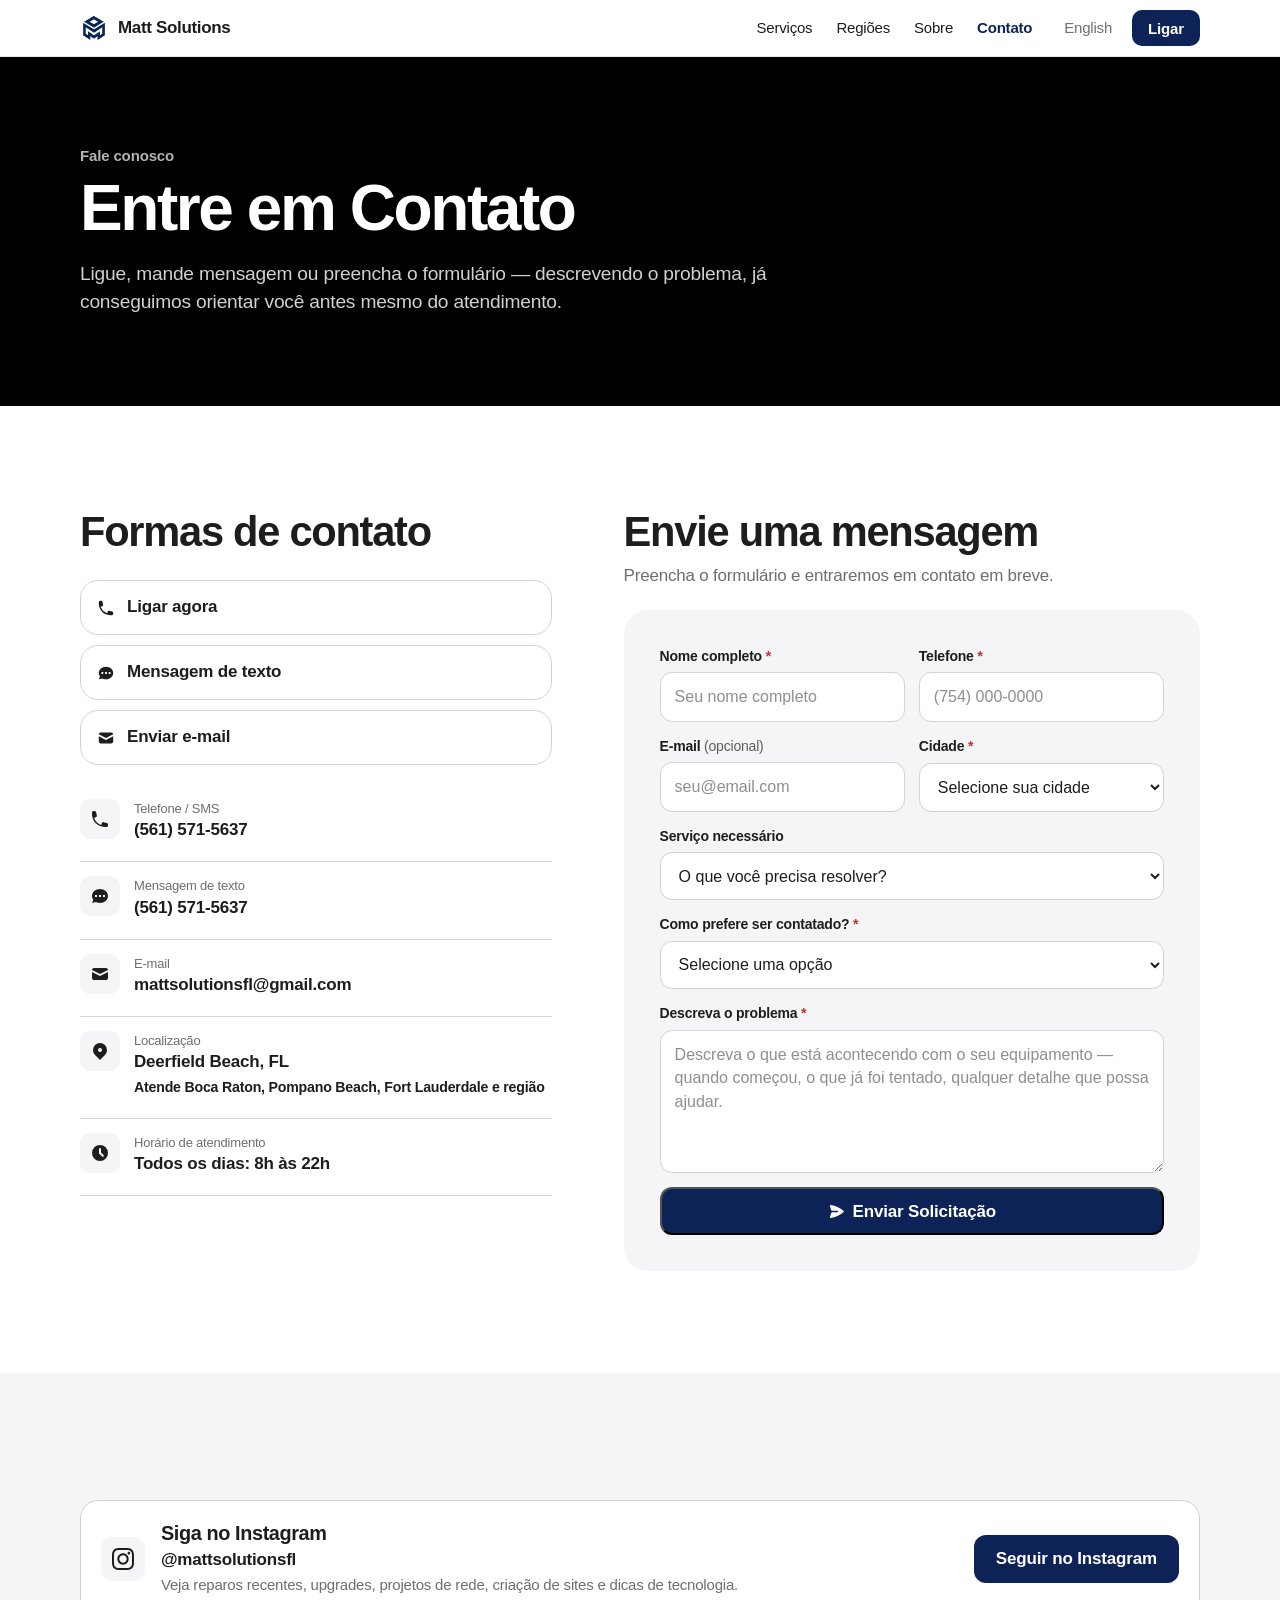
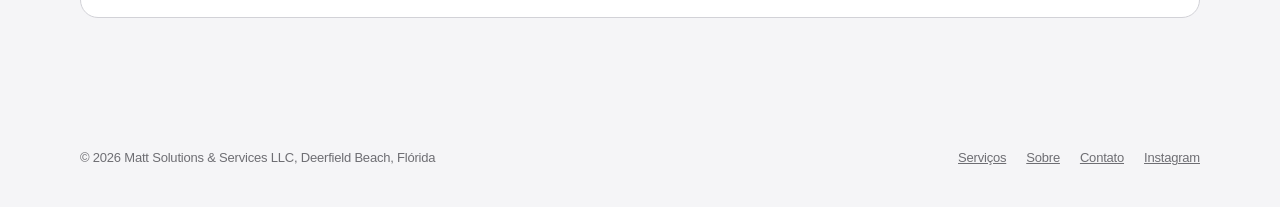
<file: contact-pt.html>
<!DOCTYPE html>
<html lang="pt-BR">
<head>
  <meta charset="UTF-8" />
  <meta name="viewport" content="width=device-width, initial-scale=1.0" />
  <title>Contato | Matt Solutions & Services</title>
  <meta name="description" content="Entre em contato com a Matt Solutions & Services LLC. Ligue, mande mensagem ou use o formulário. Conserto de computadores e suporte de TI em Deerfield Beach e região." />
  <link rel="canonical" href="https://mattsolutionsfl.com/contact-pt.html" />
  <link rel="alternate" hreflang="en" href="https://mattsolutionsfl.com/contact.html" />
  <link rel="alternate" hreflang="pt-BR" href="https://mattsolutionsfl.com/contact-pt.html" />
  <link rel="alternate" hreflang="x-default" href="https://mattsolutionsfl.com/contact.html" />
  <meta property="og:type" content="website" />
  <meta property="og:title" content="Contato | Matt Solutions & Services LLC" />
  <meta property="og:description" content="Ligue, mande mensagem ou use o formulário — estamos prontos para atender." />
  <meta property="og:url" content="https://mattsolutionsfl.com/contact-pt.html" />
  <meta property="og:site_name" content="Matt Solutions & Services LLC" />
  <meta property="og:image" content="https://mattsolutionsfl.com/og-image.jpg" />
    <!-- Favicon -->
    <link rel="icon" href="favicon.svg" type="image/svg+xml">
    <link rel="icon" href="logo.png" sizes="any" type="image/png">
    <link rel="apple-touch-icon" href="logo.png">
    <link rel="stylesheet" href="home.css?v=2" />
    <link rel="stylesheet" href="pages.css?v=2" />
  <script type="application/ld+json">
  {
    "@context": "https://schema.org",
    "@type": "LocalBusiness",
    "name": "Matt Solutions & Services LLC",
    "url": "https://mattsolutionsfl.com",
    "telephone": "+15615715637",
    "openingHours": "Mo-Su 08:00-22:00",
    "email": "mattsolutionsfl@gmail.com"
  }
  </script>
  <script type="application/ld+json">
  {
    "@context": "https://schema.org",
    "@type": "LocalBusiness",
    "name": "Matt Solutions & Services LLC",
    "url": "https://mattsolutionsfl.com",
    "sameAs": [
      "https://instagram.com/mattsolutionsfl"
    ]
  }
  </script>
</head>
<body>

<a class="skip" href="#main">Pular para o conteúdo</a>

<header class="nav">
  <div class="wrap nav-inner">
    <a class="brand" href="index-pt.html" aria-label="Matt Solutions &amp; Services, início">
      <img src="logo-icon.png" alt="" width="28" height="28">
      <span>Matt Solutions</span>
    </a>
    <nav class="nav-links" aria-label="Principal">
      <a href="services-pt.html">Serviços</a>
      <a href="service-areas-pt.html">Regiões</a>
      <a href="about-pt.html">Sobre</a>
      <a href="contact-pt.html" aria-current="page">Contato</a>
    </nav>
    <div class="nav-end">
      <a class="lang" href="contact.html" lang="en">English</a>
      <a class="btn btn-primary btn-small" href="tel:+15615715637">Ligar</a>
      <button class="menu-btn" type="button" aria-expanded="false" aria-controls="nav-sheet">Menu</button>
    </div>
  </div>
  <nav class="nav-sheet" id="nav-sheet" hidden aria-label="Principal">
    <a href="index-pt.html">Início</a>
    <a href="services-pt.html">Serviços</a>
    <a href="service-areas-pt.html">Regiões</a>
    <a href="about-pt.html">Sobre</a>
    <a href="contact-pt.html" aria-current="page">Contato</a>
    <a href="contact.html" lang="en">English</a>
    <a class="btn btn-primary" href="tel:+15615715637">Ligar (561) 571-5637</a>
  </nav>
</header>

<main id="main">
<!-- PAGE HEADER -->
<section class="page-hero">
  <div class="container">
    <div class="page-hero-inner">
      <div class="section-label">Fale conosco</div>
      <h1 class="page-hero-title">Entre em Contato</h1>
      <p class="page-hero-sub">Ligue, mande mensagem ou preencha o formulário — descrevendo o problema, já conseguimos orientar você antes mesmo do atendimento.</p>
    </div>
  </div>
</section>

<!-- CONTATO -->
<section class="section">
  <div class="container">
    <div class="contact-grid">

      <!-- INFO -->
      <div class="contact-info-col">
        <h2 class="contact-info-title">Formas de contato</h2>

        <div class="contact-quick-actions">
          <a href="tel:+15615715637" class="quick-action-btn">
            <svg xmlns="http://www.w3.org/2000/svg" viewBox="0 0 20 20" fill="currentColor" width="18" height="18"><path fill-rule="evenodd" d="M2 3.5A1.5 1.5 0 013.5 2h1.148a1.5 1.5 0 011.465 1.175l.716 3.223a1.5 1.5 0 01-1.052 1.767l-.933.267c-.41.117-.643.555-.48.95a11.542 11.542 0 006.254 6.254c.395.163.833-.07.95-.48l.267-.933a1.5 1.5 0 011.767-1.052l3.223.716A1.5 1.5 0 0118 15.352V16.5a1.5 1.5 0 01-1.5 1.5H15c-1.149 0-2.263-.15-3.326-.43A13.022 13.022 0 012.43 8.326 13.019 13.019 0 012 5V3.5z" clip-rule="evenodd" /></svg>
            Ligar agora
          </a>
          <a href="sms:+15615715637" class="quick-action-btn">
            <svg xmlns="http://www.w3.org/2000/svg" viewBox="0 0 20 20" fill="currentColor" width="18" height="18"><path fill-rule="evenodd" d="M18 10c0 3.866-3.582 7-8 7a8.841 8.841 0 01-4.083-.98L2 17l1.338-3.123C2.493 12.767 2 11.434 2 10c0-3.866 3.582-7 8-7s8 3.134 8 7zM7 9H5v2h2V9zm8 0h-2v2h2V9zM9 9h2v2H9V9z" clip-rule="evenodd" /></svg>
            Mensagem de texto
          </a>
          <a href="mailto:mattsolutionsfl@gmail.com" class="quick-action-btn">
            <svg xmlns="http://www.w3.org/2000/svg" viewBox="0 0 20 20" fill="currentColor" width="18" height="18"><path d="M2.003 5.884L10 9.882l7.997-3.998A2 2 0 0016 4H4a2 2 0 00-1.997 1.884z"/><path d="M18 8.118l-8 4-8-4V14a2 2 0 002 2h12a2 2 0 002-2V8.118z"/></svg>
            Enviar e-mail
          </a>
        </div>

        <div class="contact-info-list">
          <div class="contact-info-item">
            <div class="contact-info-icon">
              <svg xmlns="http://www.w3.org/2000/svg" viewBox="0 0 20 20" fill="currentColor"><path fill-rule="evenodd" d="M2 3.5A1.5 1.5 0 013.5 2h1.148a1.5 1.5 0 011.465 1.175l.716 3.223a1.5 1.5 0 01-1.052 1.767l-.933.267c-.41.117-.643.555-.48.95a11.542 11.542 0 006.254 6.254c.395.163.833-.07.95-.48l.267-.933a1.5 1.5 0 011.767-1.052l3.223.716A1.5 1.5 0 0118 15.352V16.5a1.5 1.5 0 01-1.5 1.5H15c-1.149 0-2.263-.15-3.326-.43A13.022 13.022 0 012.43 8.326 13.019 13.019 0 012 5V3.5z" clip-rule="evenodd" /></svg>
            </div>
            <div>
              <div class="contact-info-label">Telefone / SMS</div>
              <div class="contact-info-value"><a href="tel:+15615715637">(561) 571-5637</a></div>
            </div>
          </div>
          <div class="contact-info-item">
            <div class="contact-info-icon">
              <svg xmlns="http://www.w3.org/2000/svg" viewBox="0 0 20 20" fill="currentColor"><path fill-rule="evenodd" d="M18 10c0 3.866-3.582 7-8 7a8.841 8.841 0 01-4.083-.98L2 17l1.338-3.123C2.493 12.767 2 11.434 2 10c0-3.866 3.582-7 8-7s8 3.134 8 7zM7 9H5v2h2V9zm8 0h-2v2h2V9zM9 9h2v2H9V9z" clip-rule="evenodd" /></svg>
            </div>
            <div>
              <div class="contact-info-label">Mensagem de texto</div>
              <div class="contact-info-value"><a href="sms:+15615715637">(561) 571-5637</a></div>
            </div>
          </div>
          <div class="contact-info-item">
            <div class="contact-info-icon">
              <svg xmlns="http://www.w3.org/2000/svg" viewBox="0 0 20 20" fill="currentColor"><path d="M2.003 5.884L10 9.882l7.997-3.998A2 2 0 0016 4H4a2 2 0 00-1.997 1.884z"/><path d="M18 8.118l-8 4-8-4V14a2 2 0 002 2h12a2 2 0 002-2V8.118z"/></svg>
            </div>
            <div>
              <div class="contact-info-label">E-mail</div>
              <div class="contact-info-value"><a href="mailto:mattsolutionsfl@gmail.com">mattsolutionsfl@gmail.com</a></div>
            </div>
          </div>
          <div class="contact-info-item">
            <div class="contact-info-icon">
              <svg xmlns="http://www.w3.org/2000/svg" viewBox="0 0 20 20" fill="currentColor"><path fill-rule="evenodd" d="M5.05 4.05a7 7 0 119.9 9.9L10 18.9l-4.95-4.95a7 7 0 010-9.9zM10 11a2 2 0 100-4 2 2 0 000 4z" clip-rule="evenodd" /></svg>
            </div>
            <div>
              <div class="contact-info-label">Localização</div>
              <div class="contact-info-value">Deerfield Beach, FL<br><small style="color:var(--grey-mid);">Atende Boca Raton, Pompano Beach, Fort Lauderdale e região</small></div>
            </div>
          </div>
          <div class="contact-info-item">
            <div class="contact-info-icon">
              <svg xmlns="http://www.w3.org/2000/svg" viewBox="0 0 20 20" fill="currentColor"><path fill-rule="evenodd" d="M10 18a8 8 0 100-16 8 8 0 000 16zm1-12a1 1 0 10-2 0v4a1 1 0 00.293.707l2.828 2.829a1 1 0 101.415-1.415L11 9.586V6z" clip-rule="evenodd" /></svg>
            </div>
            <div>
              <div class="contact-info-label">Horário de atendimento</div>
              <div class="contact-info-value">Todos os dias: 8h às 22h</div>
            </div>
          </div>
        </div>
      </div>

      <!-- FORMULÁRIO -->
      <div class="contact-form-col">
        <h2 class="contact-form-title">Envie uma mensagem</h2>
        <p class="contact-form-sub">Preencha o formulário e entraremos em contato em breve.</p>

        <form id="contactForm" class="contact-form" action="https://formspree.io/f/xjgdobvb" method="POST" novalidate>

          <div class="form-row">
            <div class="form-group">
              <label for="name">Nome completo <span class="req">*</span></label>
              <input type="text" id="name" name="name" placeholder="Seu nome completo" required autocomplete="name" />
            </div>
            <div class="form-group">
              <label for="phone">Telefone <span class="req">*</span></label>
              <input type="tel" id="phone" name="phone" placeholder="(754) 000-0000" required autocomplete="tel" />
            </div>
          </div>

          <div class="form-row">
            <div class="form-group">
              <label for="email">E-mail <span style="font-weight:400;opacity:.7">(opcional)</span></label>
              <input type="email" id="email" name="email" placeholder="seu@email.com" autocomplete="email" />
            </div>
            <div class="form-group">
              <label for="city">Cidade <span class="req">*</span></label>
              <select id="city" name="city" required>
                <option value="" disabled selected>Selecione sua cidade</option>
                <option value="Deerfield Beach">Deerfield Beach</option>
                <option value="Boca Raton">Boca Raton</option>
                <option value="Pompano Beach">Pompano Beach</option>
                <option value="Fort Lauderdale">Fort Lauderdale</option>
                <option value="Lighthouse Point">Lighthouse Point</option>
                <option value="Coconut Creek">Coconut Creek</option>
                <option value="Margate">Margate</option>
                <option value="Coral Springs">Coral Springs</option>
                <option value="Outra">Outra cidade</option>
              </select>
            </div>
          </div>

          <div class="form-group">
            <label for="service">Serviço necessário</label>
            <select id="service" name="service">
              <option value="" disabled selected>O que você precisa resolver?</option>
              <option value="Slow Computer">Computador lento</option>
              <option value="Virus/Popups">Vírus ou pop-ups</option>
              <option value="SSD Upgrade">Upgrade de SSD</option>
              <option value="RAM Upgrade">Upgrade de memória RAM</option>
              <option value="Wi-Fi Problem">Problema de Wi-Fi</option>
              <option value="Printer Setup">Configuração de impressora</option>
              <option value="Remote Support">Suporte remoto</option>
              <option value="Business IT Support">Suporte para pequena empresa</option>
              <option value="Website">Criação de site</option>
              <option value="Website Maintenance">Manutenção de site</option>
              <option value="Business System">Sistema para empresa (controle, agendamento, estoque)</option>
              <option value="Other">Não tenho certeza / Outro</option>
            </select>
          </div>

          <div class="form-group">
            <label for="contact_preference">Como prefere ser contatado? <span class="req">*</span></label>
            <select id="contact_preference" name="contact_preference" required>
              <option value="" disabled selected>Selecione uma opção</option>
              <option value="Ligação">Ligação</option>
              <option value="Mensagem de texto">Mensagem de texto</option>
              <option value="E-mail">E-mail</option>
            </select>
          </div>

          <div class="form-group">
            <label for="message">Descreva o problema <span class="req">*</span></label>
            <textarea id="message" name="message" rows="5" placeholder="Descreva o que está acontecendo com o seu equipamento — quando começou, o que já foi tentado, qualquer detalhe que possa ajudar." required></textarea>
          </div>

          <!-- Honeypot anti-spam -->
          <input type="text" name="_gotcha" style="display:none" tabindex="-1" autocomplete="off" />

          <button type="submit" class="btn btn-primary btn-submit" id="submitBtn">
            <svg xmlns="http://www.w3.org/2000/svg" viewBox="0 0 20 20" fill="currentColor" width="17" height="17"><path d="M3.105 2.289a.75.75 0 00-.826.95l1.414 4.925A1.5 1.5 0 005.135 9.25h6.115a.75.75 0 010 1.5H5.135a1.5 1.5 0 00-1.442 1.086l-1.414 4.926a.75.75 0 00.826.95 28.896 28.896 0 0015.293-7.154.75.75 0 000-1.115A28.897 28.897 0 003.105 2.289z" /></svg>
            Enviar Solicitação
          </button>
        </form>
      </div>

    </div>
  </div>
</section>

<!-- ===== INSTAGRAM CARD ===== -->
<section class="section section-alt">
  <div class="container">
    <div class="ig-card-wrap">
      <div class="ig-card">
        <div class="ig-card-icon">
          <svg xmlns="http://www.w3.org/2000/svg" viewBox="0 0 24 24" fill="currentColor" width="28" height="28"><path d="M12 2.163c3.204 0 3.584.012 4.85.07 3.252.148 4.771 1.691 4.919 4.919.058 1.265.069 1.645.069 4.849 0 3.205-.012 3.584-.069 4.849-.149 3.225-1.664 4.771-4.919 4.919-1.266.058-1.644.07-4.85.07-3.204 0-3.584-.012-4.849-.07-3.26-.149-4.771-1.699-4.919-4.92-.058-1.265-.07-1.644-.07-4.849 0-3.204.013-3.583.07-4.849.149-3.227 1.664-4.771 4.919-4.919 1.266-.057 1.645-.069 4.849-.069zm0-2.163c-3.259 0-3.667.014-4.947.072-4.358.2-6.78 2.618-6.98 6.98-.059 1.281-.073 1.689-.073 4.948 0 3.259.014 3.668.072 4.948.2 4.358 2.618 6.78 6.98 6.98 1.281.058 1.689.072 4.948.072 3.259 0 3.668-.014 4.948-.072 4.354-.2 6.782-2.618 6.979-6.98.059-1.28.073-1.689.073-4.948 0-3.259-.014-3.667-.072-4.947-.196-4.354-2.617-6.78-6.979-6.98-1.281-.059-1.69-.073-4.949-.073zm0 5.838c-3.403 0-6.162 2.759-6.162 6.162s2.759 6.163 6.162 6.163 6.162-2.759 6.162-6.163c0-3.403-2.759-6.162-6.162-6.162zm0 10.162c-2.209 0-4-1.79-4-4 0-2.209 1.791-4 4-4s4 1.791 4 4c0 2.21-1.791 4-4 4zm6.406-11.845c-.796 0-1.441.645-1.441 1.44s.645 1.44 1.441 1.44c.795 0 1.439-.645 1.439-1.44s-.644-1.44-1.439-1.44z"/></svg>
        </div>
        <div class="ig-card-body">
          <h3>Siga no Instagram</h3>
          <p class="ig-card-handle">@mattsolutionsfl</p>
          <p class="ig-card-desc">Veja reparos recentes, upgrades, projetos de rede, criação de sites e dicas de tecnologia.</p>
        </div>
        <a href="https://instagram.com/mattsolutionsfl" target="_blank" rel="noopener" class="btn btn-primary ig-card-btn">
          Seguir no Instagram
        </a>
      </div>
    </div>
  </div>
</section>
</main>

<footer class="foot">
  <div class="wrap foot-inner">
    <p>&copy; <span data-year>2026</span> Matt Solutions &amp; Services LLC, Deerfield Beach, Flórida</p>
    <nav aria-label="Rodapé">
      <a href="services-pt.html">Serviços</a>
      <a href="about-pt.html">Sobre</a>
      <a href="contact-pt.html">Contato</a>
      <a href="https://instagram.com/mattsolutionsfl" rel="noopener">Instagram</a>
    </nav>
  </div>
</footer>

<div id="toast"></div>
<script src="nav.js?v=1"></script>
<script src="pages.js?v=2"></script>
</body>
</html>
</file>
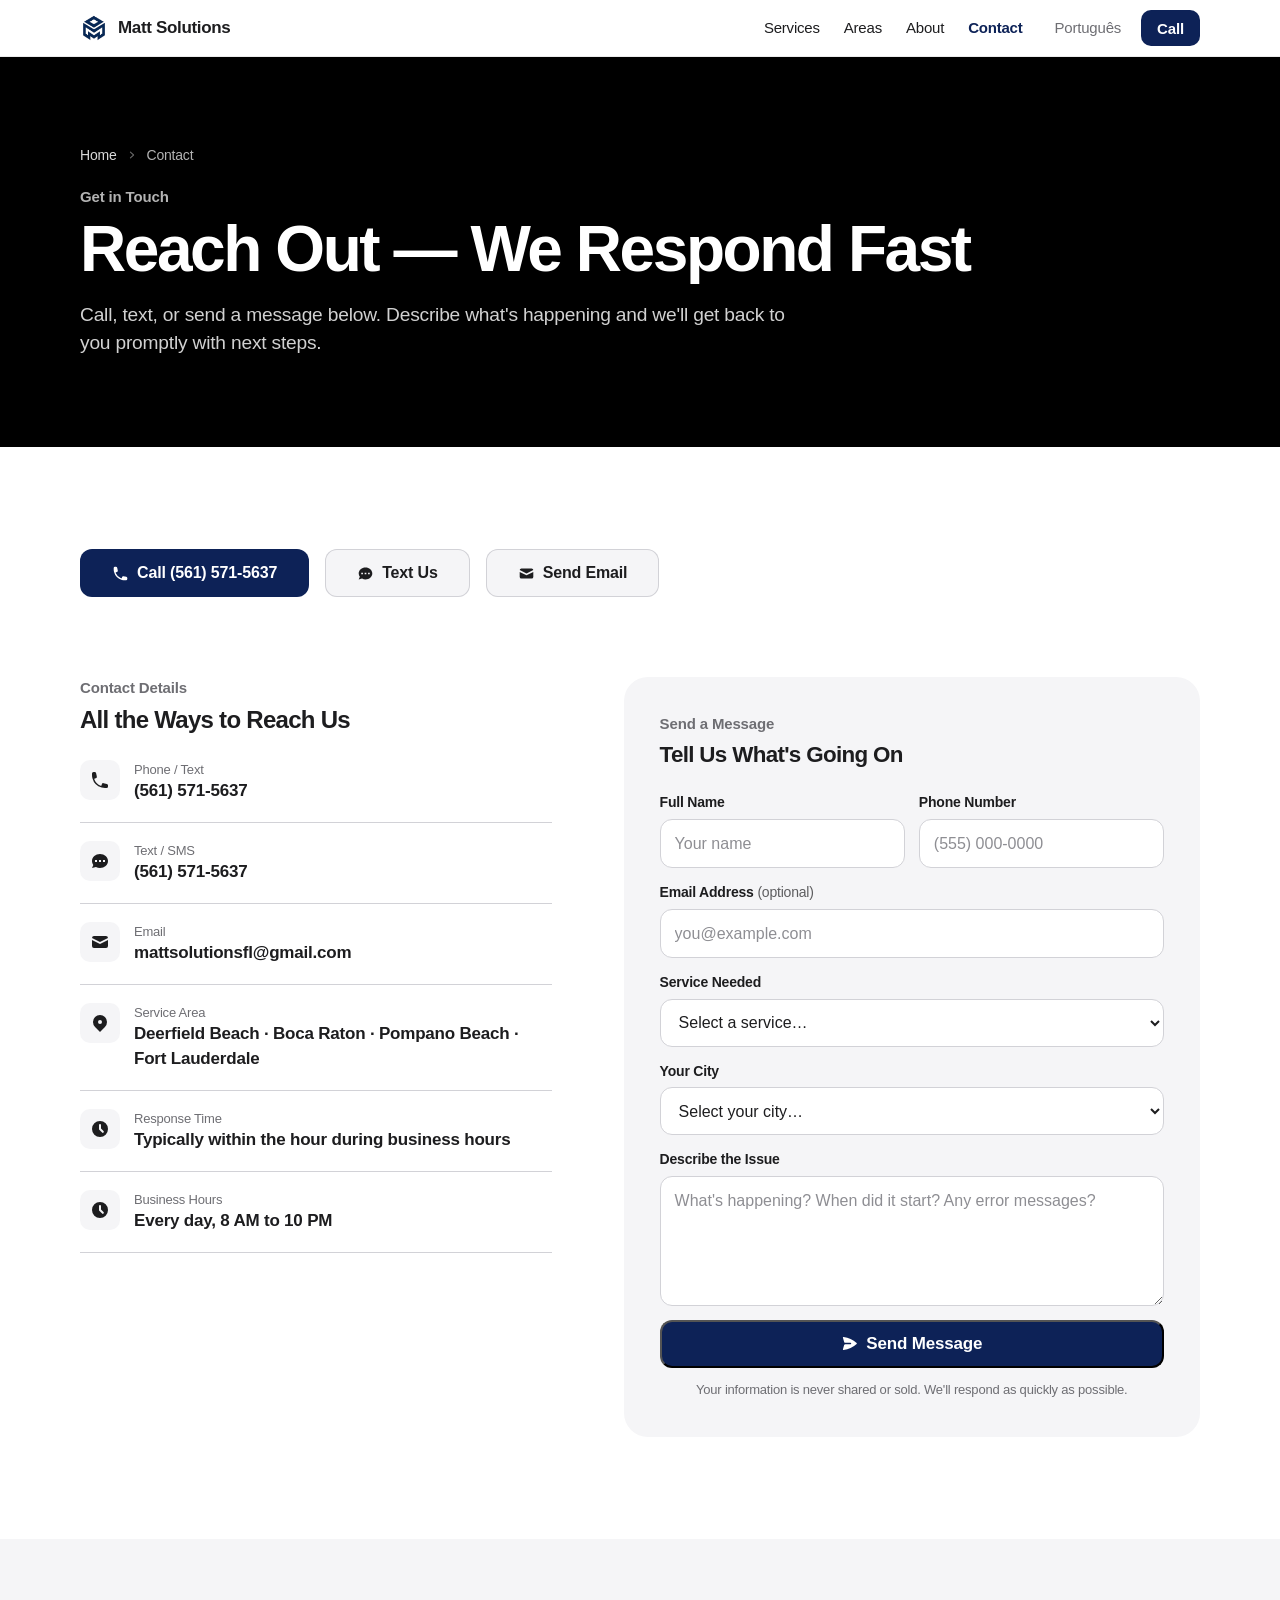
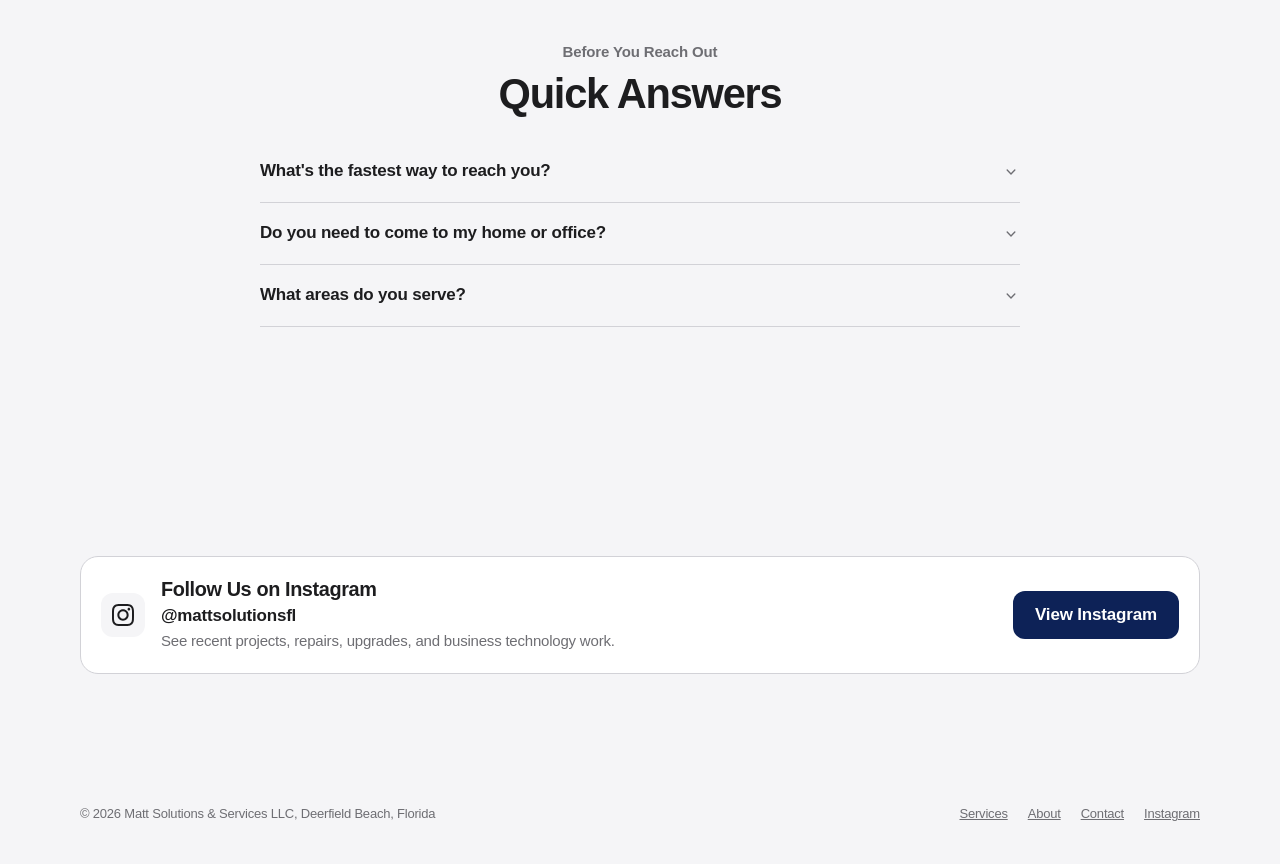
<file: contact.html>
<!DOCTYPE html>
<html lang="en">
<head>
  <meta charset="UTF-8" />
  <meta name="viewport" content="width=device-width, initial-scale=1.0" />
  <title>Contact | Matt Solutions & Services LLC — South Florida IT Support</title>
  <meta name="description" content="Contact Matt Solutions & Services LLC for computer repair and IT support in Deerfield Beach, Boca Raton, Pompano Beach, and Fort Lauderdale. Call (561) 571-5637 or send a message." />
  <link rel="canonical" href="https://mattsolutionsfl.com/contact.html" />
  <link rel="alternate" hreflang="en" href="https://mattsolutionsfl.com/contact.html" />
  <link rel="alternate" hreflang="pt-BR" href="https://mattsolutionsfl.com/contact-pt.html" />
  <link rel="alternate" hreflang="x-default" href="https://mattsolutionsfl.com/contact.html" />
  <meta property="og:type" content="website" />
  <meta property="og:title" content="Contact | Matt Solutions & Services LLC" />
  <meta property="og:description" content="Call, text, or send a message. South Florida computer repair and IT support." />
  <meta property="og:url" content="https://mattsolutionsfl.com/contact.html" />
  <meta property="og:site_name" content="Matt Solutions & Services LLC" />
    <!-- Favicon -->
    <link rel="icon" href="favicon.svg" type="image/svg+xml">
    <link rel="icon" href="logo.png" sizes="any" type="image/png">
    <link rel="apple-touch-icon" href="logo.png">
    <link rel="stylesheet" href="home.css?v=2" />
    <link rel="stylesheet" href="pages.css?v=2" />
  <script type="application/ld+json">
  {
    "@context": "https://schema.org",
    "@type": "LocalBusiness",
    "name": "Matt Solutions & Services LLC",
    "url": "https://mattsolutionsfl.com",
    "sameAs": [
      "https://instagram.com/mattsolutionsfl"
    ]
  }
  </script>
</head>
<body>

<a class="skip" href="#main">Skip to content</a>

<header class="nav">
  <div class="wrap nav-inner">
    <a class="brand" href="index.html" aria-label="Matt Solutions &amp; Services, home">
      <img src="logo-icon.png" alt="" width="28" height="28">
      <span>Matt Solutions</span>
    </a>
    <nav class="nav-links" aria-label="Main">
      <a href="services.html">Services</a>
      <a href="service-areas.html">Areas</a>
      <a href="about.html">About</a>
      <a href="contact.html" aria-current="page">Contact</a>
    </nav>
    <div class="nav-end">
      <a class="lang" href="contact-pt.html" lang="pt-BR">Português</a>
      <a class="btn btn-primary btn-small" href="tel:+15615715637">Call</a>
      <button class="menu-btn" type="button" aria-expanded="false" aria-controls="nav-sheet">Menu</button>
    </div>
  </div>
  <nav class="nav-sheet" id="nav-sheet" hidden aria-label="Main">
    <a href="index.html">Home</a>
    <a href="services.html">Services</a>
    <a href="service-areas.html">Areas</a>
    <a href="about.html">About</a>
    <a href="contact.html" aria-current="page">Contact</a>
    <a href="contact-pt.html" lang="pt-BR">Português</a>
    <a class="btn btn-primary" href="tel:+15615715637">Call (561) 571-5637</a>
  </nav>
</header>

<main id="main">
<!-- Page Hero -->
<section class="page-hero">
  <div class="container">
    <nav class="breadcrumb" aria-label="breadcrumb">
      <a href="index.html">Home</a>
      <svg xmlns="http://www.w3.org/2000/svg" viewBox="0 0 20 20" fill="currentColor" width="12" height="12"><path fill-rule="evenodd" d="M7.21 14.77a.75.75 0 01.02-1.06L11.168 10 7.23 6.29a.75.75 0 111.04-1.08l4.5 4.25a.75.75 0 010 1.08l-4.5 4.25a.75.75 0 01-1.06-.02z" clip-rule="evenodd" /></svg>
      <span>Contact</span>
    </nav>
    <div class="section-label">Get in Touch</div>
    <h1>Reach Out — We Respond Fast</h1>
    <p>Call, text, or send a message below. Describe what's happening and we'll get back to you promptly with next steps.</p>
  </div>
</section>

<!-- Quick Contact Buttons -->
<section class="section" style="padding-bottom:0;">
  <div class="container">
    <div style="display:flex; gap:1rem; flex-wrap:wrap; margin-bottom:3rem;">
      <a href="tel:+15615715637" class="btn btn-primary" style="font-size:1rem; padding:0.85rem 2rem;">
        <svg xmlns="http://www.w3.org/2000/svg" viewBox="0 0 20 20" fill="currentColor" width="18" height="18"><path fill-rule="evenodd" d="M2 3.5A1.5 1.5 0 013.5 2h1.148a1.5 1.5 0 011.465 1.175l.716 3.223a1.5 1.5 0 01-1.052 1.767l-.933.267c-.41.117-.643.555-.48.95a11.542 11.542 0 006.254 6.254c.395.163.833-.07.95-.48l.267-.933a1.5 1.5 0 011.767-1.052l3.223.716A1.5 1.5 0 0118 15.352V16.5a1.5 1.5 0 01-1.5 1.5H15c-1.149 0-2.263-.15-3.326-.43A13.022 13.022 0 012.43 8.326 13.019 13.019 0 012 5V3.5z" clip-rule="evenodd" /></svg>
        Call (561) 571-5637
      </a>
      <a href="sms:+15615715637" class="btn btn-sms" style="font-size:1rem; padding:0.85rem 2rem;">
        <svg xmlns="http://www.w3.org/2000/svg" viewBox="0 0 20 20" fill="currentColor" width="18" height="18"><path fill-rule="evenodd" d="M18 10c0 3.866-3.582 7-8 7a8.841 8.841 0 01-4.083-.98L2 17l1.338-3.123C2.493 12.767 2 11.434 2 10c0-3.866 3.582-7 8-7s8 3.134 8 7zM7 9H5v2h2V9zm8 0h-2v2h2V9zM9 9h2v2H9V9z" clip-rule="evenodd" /></svg>
        Text Us
      </a>
      <a href="mailto:mattsolutionsfl@gmail.com" class="btn btn-outline" style="font-size:1rem; padding:0.85rem 2rem;">
        <svg xmlns="http://www.w3.org/2000/svg" viewBox="0 0 20 20" fill="currentColor" width="18" height="18"><path d="M2.003 5.884L10 9.882l7.997-3.998A2 2 0 0016 4H4a2 2 0 00-1.997 1.884z"/><path d="M18 8.118l-8 4-8-4V14a2 2 0 002 2h12a2 2 0 002-2V8.118z"/></svg>
        Send Email
      </a>
    </div>
  </div>
</section>

<!-- Contact Form + Info -->
<section class="section" style="padding-top:2rem;">
  <div class="container">
    <div class="contact-grid">

      <!-- Info -->
      <div class="contact-info">
        <div style="margin-bottom:0.5rem;">
          <div class="section-label">Contact Details</div>
          <h2 style="font-size:1.5rem;">All the Ways to Reach Us</h2>
        </div>

        <div class="contact-info-item">
          <div class="contact-info-icon">
            <svg xmlns="http://www.w3.org/2000/svg" viewBox="0 0 20 20" fill="currentColor"><path fill-rule="evenodd" d="M2 3.5A1.5 1.5 0 013.5 2h1.148a1.5 1.5 0 011.465 1.175l.716 3.223a1.5 1.5 0 01-1.052 1.767l-.933.267c-.41.117-.643.555-.48.95a11.542 11.542 0 006.254 6.254c.395.163.833-.07.95-.48l.267-.933a1.5 1.5 0 011.767-1.052l3.223.716A1.5 1.5 0 0118 15.352V16.5a1.5 1.5 0 01-1.5 1.5H15c-1.149 0-2.263-.15-3.326-.43A13.022 13.022 0 012.43 8.326 13.019 13.019 0 012 5V3.5z" clip-rule="evenodd" /></svg>
          </div>
          <div>
            <div class="contact-info-label">Phone / Text</div>
            <div class="contact-info-value"><a href="tel:+15615715637">(561) 571-5637</a></div>
          </div>
        </div>

        <div class="contact-info-item">
          <div class="contact-info-icon">
            <svg xmlns="http://www.w3.org/2000/svg" viewBox="0 0 20 20" fill="currentColor"><path fill-rule="evenodd" d="M18 10c0 3.866-3.582 7-8 7a8.841 8.841 0 01-4.083-.98L2 17l1.338-3.123C2.493 12.767 2 11.434 2 10c0-3.866 3.582-7 8-7s8 3.134 8 7zM7 9H5v2h2V9zm8 0h-2v2h2V9zM9 9h2v2H9V9z" clip-rule="evenodd" /></svg>
          </div>
          <div>
            <div class="contact-info-label">Text / SMS</div>
            <div class="contact-info-value"><a href="sms:+15615715637">(561) 571-5637</a></div>
          </div>
        </div>

        <div class="contact-info-item">
          <div class="contact-info-icon">
            <svg xmlns="http://www.w3.org/2000/svg" viewBox="0 0 20 20" fill="currentColor"><path d="M2.003 5.884L10 9.882l7.997-3.998A2 2 0 0016 4H4a2 2 0 00-1.997 1.884z"/><path d="M18 8.118l-8 4-8-4V14a2 2 0 002 2h12a2 2 0 002-2V8.118z"/></svg>
          </div>
          <div>
            <div class="contact-info-label">Email</div>
            <div class="contact-info-value"><a href="mailto:mattsolutionsfl@gmail.com">mattsolutionsfl@gmail.com</a></div>
          </div>
        </div>

        <div class="contact-info-item">
          <div class="contact-info-icon">
            <svg xmlns="http://www.w3.org/2000/svg" viewBox="0 0 20 20" fill="currentColor"><path fill-rule="evenodd" d="M5.05 4.05a7 7 0 119.9 9.9L10 18.9l-4.95-4.95a7 7 0 010-9.9zM10 11a2 2 0 100-4 2 2 0 000 4z" clip-rule="evenodd" /></svg>
          </div>
          <div>
            <div class="contact-info-label">Service Area</div>
            <div class="contact-info-value">Deerfield Beach · Boca Raton · Pompano Beach · Fort Lauderdale</div>
          </div>
        </div>

        <div class="contact-info-item">
          <div class="contact-info-icon">
            <svg xmlns="http://www.w3.org/2000/svg" viewBox="0 0 20 20" fill="currentColor"><path fill-rule="evenodd" d="M10 18a8 8 0 100-16 8 8 0 000 16zm1-12a1 1 0 10-2 0v4a1 1 0 00.293.707l2.828 2.829a1 1 0 101.415-1.415L11 9.586V6z" clip-rule="evenodd" /></svg>
          </div>
          <div>
            <div class="contact-info-label">Response Time</div>
            <div class="contact-info-value">Typically within the hour during business hours</div>
          </div>
        </div>

        <div class="contact-info-item">
          <div class="contact-info-icon">
            <svg xmlns="http://www.w3.org/2000/svg" viewBox="0 0 20 20" fill="currentColor"><path fill-rule="evenodd" d="M10 18a8 8 0 100-16 8 8 0 000 16zm1-12a1 1 0 10-2 0v4a1 1 0 00.293.707l2.828 2.829a1 1 0 101.415-1.415L11 9.586V6z" clip-rule="evenodd" /></svg>
          </div>
          <div>
            <div class="contact-info-label">Business Hours</div>
            <div class="contact-info-value">Every day, 8 AM to 10 PM</div>
          </div>
        </div>
      </div>

      <!-- Form -->
      <div class="contact-form">
        <div class="section-label" style="margin-bottom:0.5rem;">Send a Message</div>
        <h2 style="font-size:1.4rem; margin-bottom:1.5rem;">Tell Us What's Going On</h2>

        <form id="contact-form" action="https://formspree.io/f/xjgdobvb" method="POST" novalidate>

          <div class="form-row">
            <div class="form-group">
              <label for="name">Full Name</label>
              <input type="text" id="name" name="name" placeholder="Your name" required autocomplete="name" />
            </div>
            <div class="form-group">
              <label for="phone">Phone Number</label>
              <input type="tel" id="phone" name="phone" placeholder="(555) 000-0000" required autocomplete="tel" />
            </div>
          </div>

          <div class="form-group">
            <label for="email">Email Address <span style="font-weight:400;opacity:.7">(optional)</span></label>
            <input type="email" id="email" name="email" placeholder="you@example.com" autocomplete="email" />
          </div>

          <div class="form-group">
            <label for="service">Service Needed</label>
            <select id="service" name="service">
              <option value="" disabled selected>Select a service…</option>
              <option>Computer Repair</option>
              <option>IT Support</option>
              <option>Virus &amp; Malware Removal</option>
              <option>SSD Upgrade</option>
              <option>RAM Upgrade</option>
              <option>Computer Tune-Up</option>
              <option>Internal Cleaning</option>
              <option>Wi-Fi Troubleshooting</option>
              <option>Network Setup</option>
              <option>Small Business IT Support</option>
              <option>Data Backup Help</option>
              <option>Small Business Website</option>
              <option>Landing Page</option>
              <option>Contact Form Setup</option>
              <option>Domain Setup</option>
              <option>Business Email Setup</option>
              <option>Website Maintenance</option>
              <option>Simple Business System</option>
              <option>Not Sure / Other</option>
            </select>
          </div>

          <div class="form-group">
            <label for="city">Your City</label>
            <select id="city" name="city">
              <option value="" disabled selected>Select your city…</option>
              <option>Deerfield Beach</option>
              <option>Boca Raton</option>
              <option>Pompano Beach</option>
              <option>Fort Lauderdale</option>
              <option>Other / Nearby</option>
            </select>
          </div>

          <div class="form-group">
            <label for="message">Describe the Issue</label>
            <textarea id="message" name="message" placeholder="What's happening? When did it start? Any error messages?" required></textarea>
          </div>

          <!-- Honeypot anti-spam field — hidden from real users -->
          <input type="text" name="_gotcha" style="display:none" tabindex="-1" autocomplete="off" />

          <div class="form-submit">
            <button type="submit" class="btn btn-primary">
              <svg xmlns="http://www.w3.org/2000/svg" viewBox="0 0 20 20" fill="currentColor" width="17" height="17"><path d="M3.105 2.289a.75.75 0 00-.826.95l1.414 4.925A1.5 1.5 0 005.135 9.25h6.115a.75.75 0 010 1.5H5.135a1.5 1.5 0 00-1.442 1.086l-1.414 4.926a.75.75 0 00.826.95 28.896 28.896 0 0015.293-7.154.75.75 0 000-1.115A28.897 28.897 0 003.105 2.289z" /></svg>
              Send Message
            </button>
          </div>
          <p class="form-note">Your information is never shared or sold. We'll respond as quickly as possible.</p>
        </form>
      </div>

    </div>
  </div>
</section>

<!-- FAQ Snippet -->
<section class="section section-alt">
  <div class="container">
    <div class="center">
      <div class="section-label">Before You Reach Out</div>
      <h2 class="section-title">Quick Answers</h2>
    </div>
    <div class="faq-list">
      <div class="faq-item">
        <button class="faq-question">
          What's the fastest way to reach you?
          <svg class="faq-chevron" xmlns="http://www.w3.org/2000/svg" viewBox="0 0 20 20" fill="currentColor"><path fill-rule="evenodd" d="M5.23 7.21a.75.75 0 011.06.02L10 11.168l3.71-3.938a.75.75 0 111.08 1.04l-4.25 4.5a.75.75 0 01-1.08 0l-4.25-4.5a.75.75 0 01.02-1.06z" clip-rule="evenodd" /></svg>
        </button>
        <div class="faq-answer">For urgent issues, calling or texting (561) 571-5637 is the fastest option. The contact form is great for non-urgent inquiries where you can describe the issue in detail.</div>
      </div>
      <div class="faq-item">
        <button class="faq-question">
          Do you need to come to my home or office?
          <svg class="faq-chevron" xmlns="http://www.w3.org/2000/svg" viewBox="0 0 20 20" fill="currentColor"><path fill-rule="evenodd" d="M5.23 7.21a.75.75 0 011.06.02L10 11.168l3.71-3.938a.75.75 0 111.08 1.04l-4.25 4.5a.75.75 0 01-1.08 0l-4.25-4.5a.75.75 0 01.02-1.06z" clip-rule="evenodd" /></svg>
        </button>
        <div class="faq-answer">Not always. Many issues — virus removal, slowness, software problems, configuration — can be resolved remotely. For hardware repairs or network installs, an on-site visit is usually necessary. We'll figure out the right approach after you describe what's happening.</div>
      </div>
      <div class="faq-item">
        <button class="faq-question">
          What areas do you serve?
          <svg class="faq-chevron" xmlns="http://www.w3.org/2000/svg" viewBox="0 0 20 20" fill="currentColor"><path fill-rule="evenodd" d="M5.23 7.21a.75.75 0 011.06.02L10 11.168l3.71-3.938a.75.75 0 111.08 1.04l-4.25 4.5a.75.75 0 01-1.08 0l-4.25-4.5a.75.75 0 01.02-1.06z" clip-rule="evenodd" /></svg>
        </button>
        <div class="faq-answer">On-site service covers Deerfield Beach, Boca Raton, Pompano Beach, and Fort Lauderdale. If you're in a nearby area not listed, reach out and we can discuss options — including remote support which is available regardless of location.</div>
      </div>
    </div>
  </div>
</section>

<!-- ===== INSTAGRAM CARD ===== -->
<section class="section section-alt">
  <div class="container">
    <div class="ig-card-wrap">
      <div class="ig-card">
        <div class="ig-card-icon">
          <svg xmlns="http://www.w3.org/2000/svg" viewBox="0 0 24 24" fill="currentColor" width="28" height="28"><path d="M12 2.163c3.204 0 3.584.012 4.85.07 3.252.148 4.771 1.691 4.919 4.919.058 1.265.069 1.645.069 4.849 0 3.205-.012 3.584-.069 4.849-.149 3.225-1.664 4.771-4.919 4.919-1.266.058-1.644.07-4.85.07-3.204 0-3.584-.012-4.849-.07-3.26-.149-4.771-1.699-4.919-4.92-.058-1.265-.07-1.644-.07-4.849 0-3.204.013-3.583.07-4.849.149-3.227 1.664-4.771 4.919-4.919 1.266-.057 1.645-.069 4.849-.069zm0-2.163c-3.259 0-3.667.014-4.947.072-4.358.2-6.78 2.618-6.98 6.98-.059 1.281-.073 1.689-.073 4.948 0 3.259.014 3.668.072 4.948.2 4.358 2.618 6.78 6.98 6.98 1.281.058 1.689.072 4.948.072 3.259 0 3.668-.014 4.948-.072 4.354-.2 6.782-2.618 6.979-6.98.059-1.28.073-1.689.073-4.948 0-3.259-.014-3.667-.072-4.947-.196-4.354-2.617-6.78-6.979-6.98-1.281-.059-1.69-.073-4.949-.073zm0 5.838c-3.403 0-6.162 2.759-6.162 6.162s2.759 6.163 6.162 6.163 6.162-2.759 6.162-6.163c0-3.403-2.759-6.162-6.162-6.162zm0 10.162c-2.209 0-4-1.79-4-4 0-2.209 1.791-4 4-4s4 1.791 4 4c0 2.21-1.791 4-4 4zm6.406-11.845c-.796 0-1.441.645-1.441 1.44s.645 1.44 1.441 1.44c.795 0 1.439-.645 1.439-1.44s-.644-1.44-1.439-1.44z"/></svg>
        </div>
        <div class="ig-card-body">
          <h3>Follow Us on Instagram</h3>
          <p class="ig-card-handle">@mattsolutionsfl</p>
          <p class="ig-card-desc">See recent projects, repairs, upgrades, and business technology work.</p>
        </div>
        <a href="https://instagram.com/mattsolutionsfl" target="_blank" rel="noopener" class="btn btn-primary ig-card-btn">
          View Instagram
        </a>
      </div>
    </div>
  </div>
</section>
</main>

<footer class="foot">
  <div class="wrap foot-inner">
    <p>&copy; <span data-year>2026</span> Matt Solutions &amp; Services LLC, Deerfield Beach, Florida</p>
    <nav aria-label="Footer">
      <a href="services.html">Services</a>
      <a href="about.html">About</a>
      <a href="contact.html">Contact</a>
      <a href="https://instagram.com/mattsolutionsfl" rel="noopener">Instagram</a>
    </nav>
  </div>
</footer>

<div id="toast"></div>
<script src="nav.js?v=1"></script>
<script src="pages.js?v=2"></script>
</body>
</html>
</file>
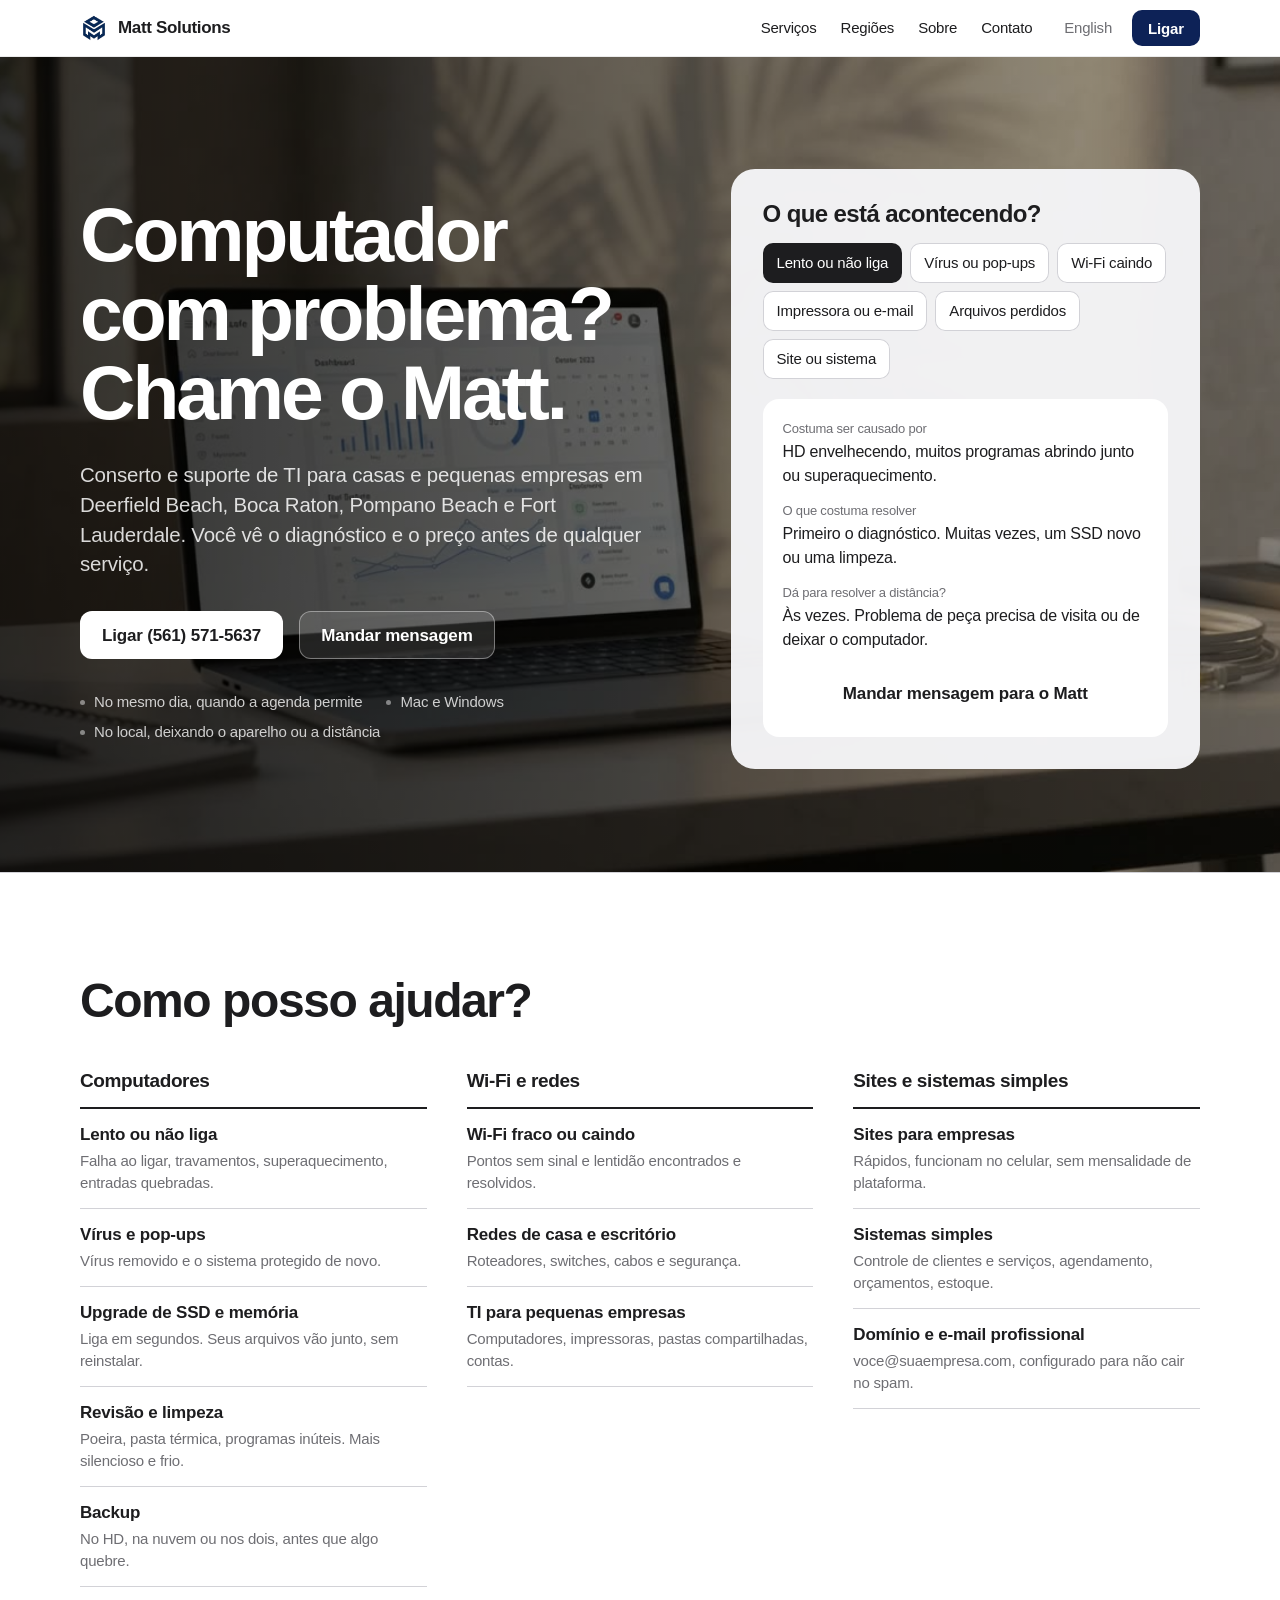
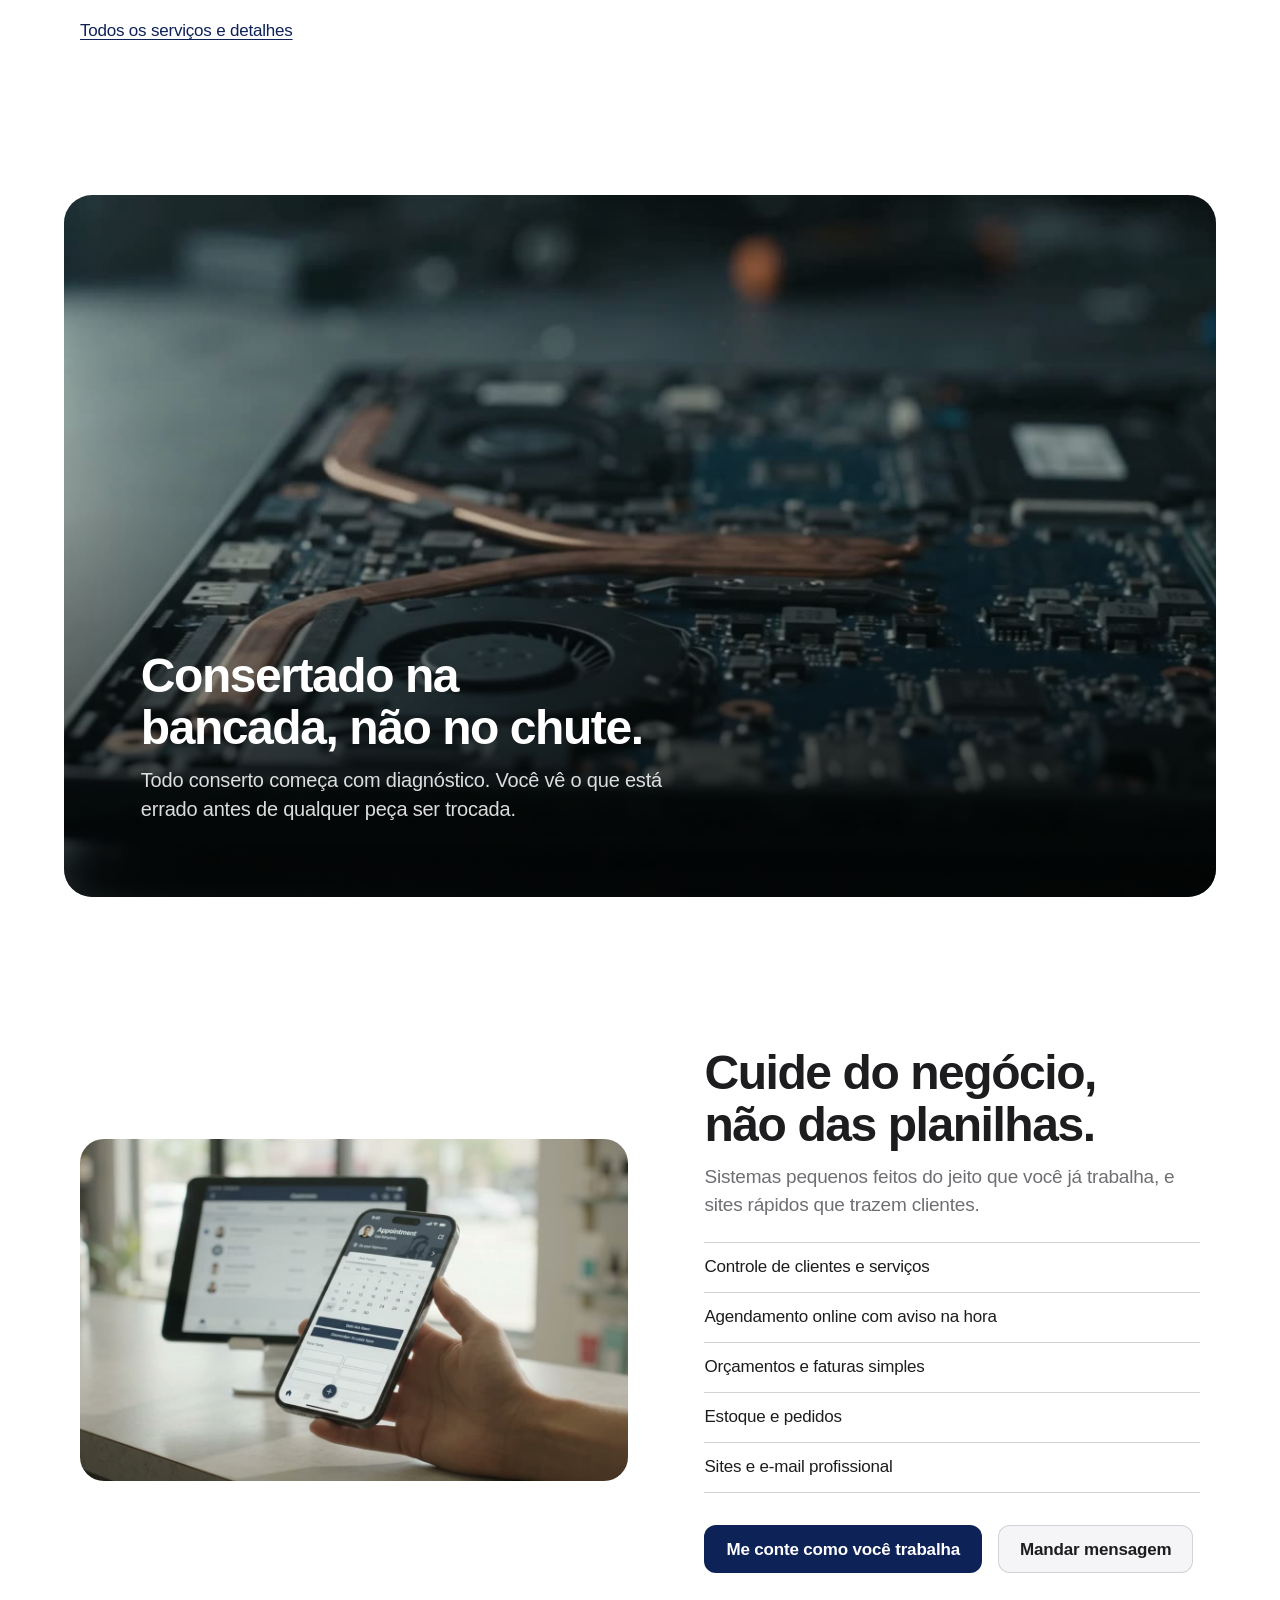
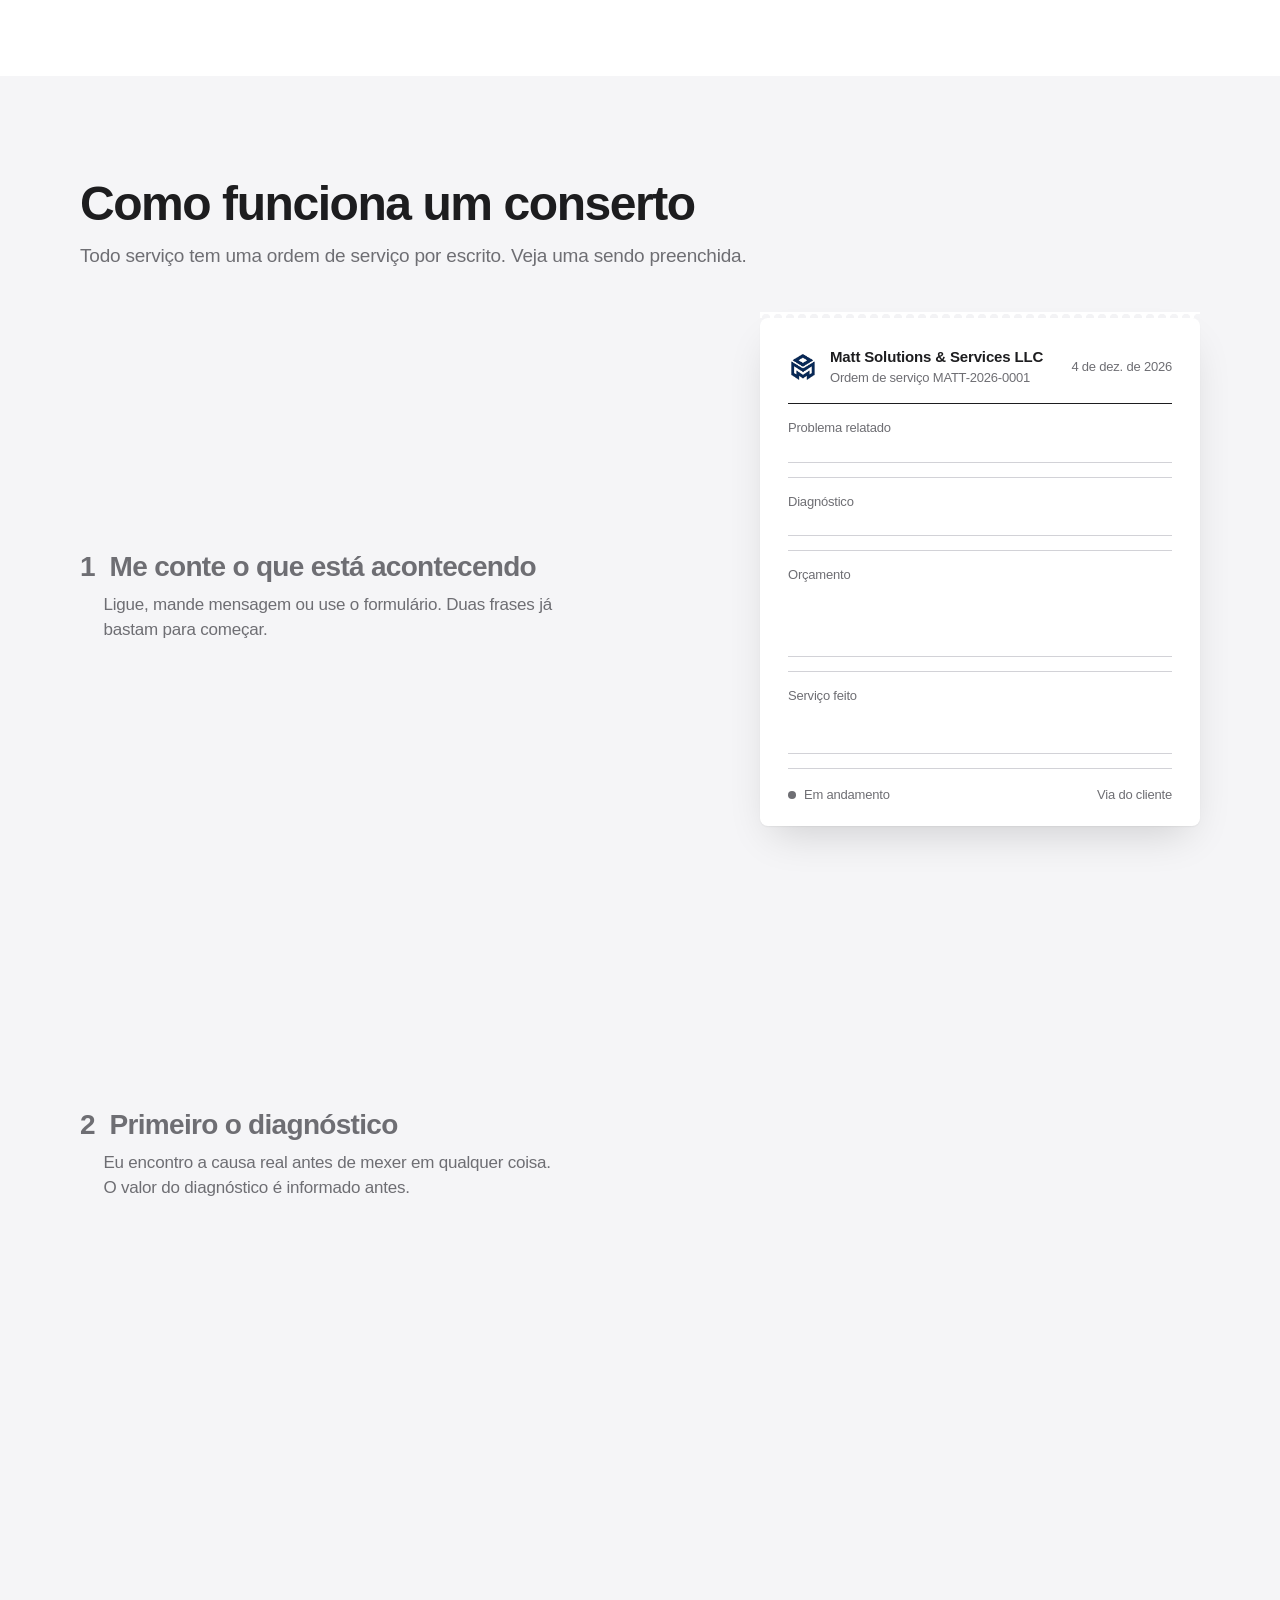
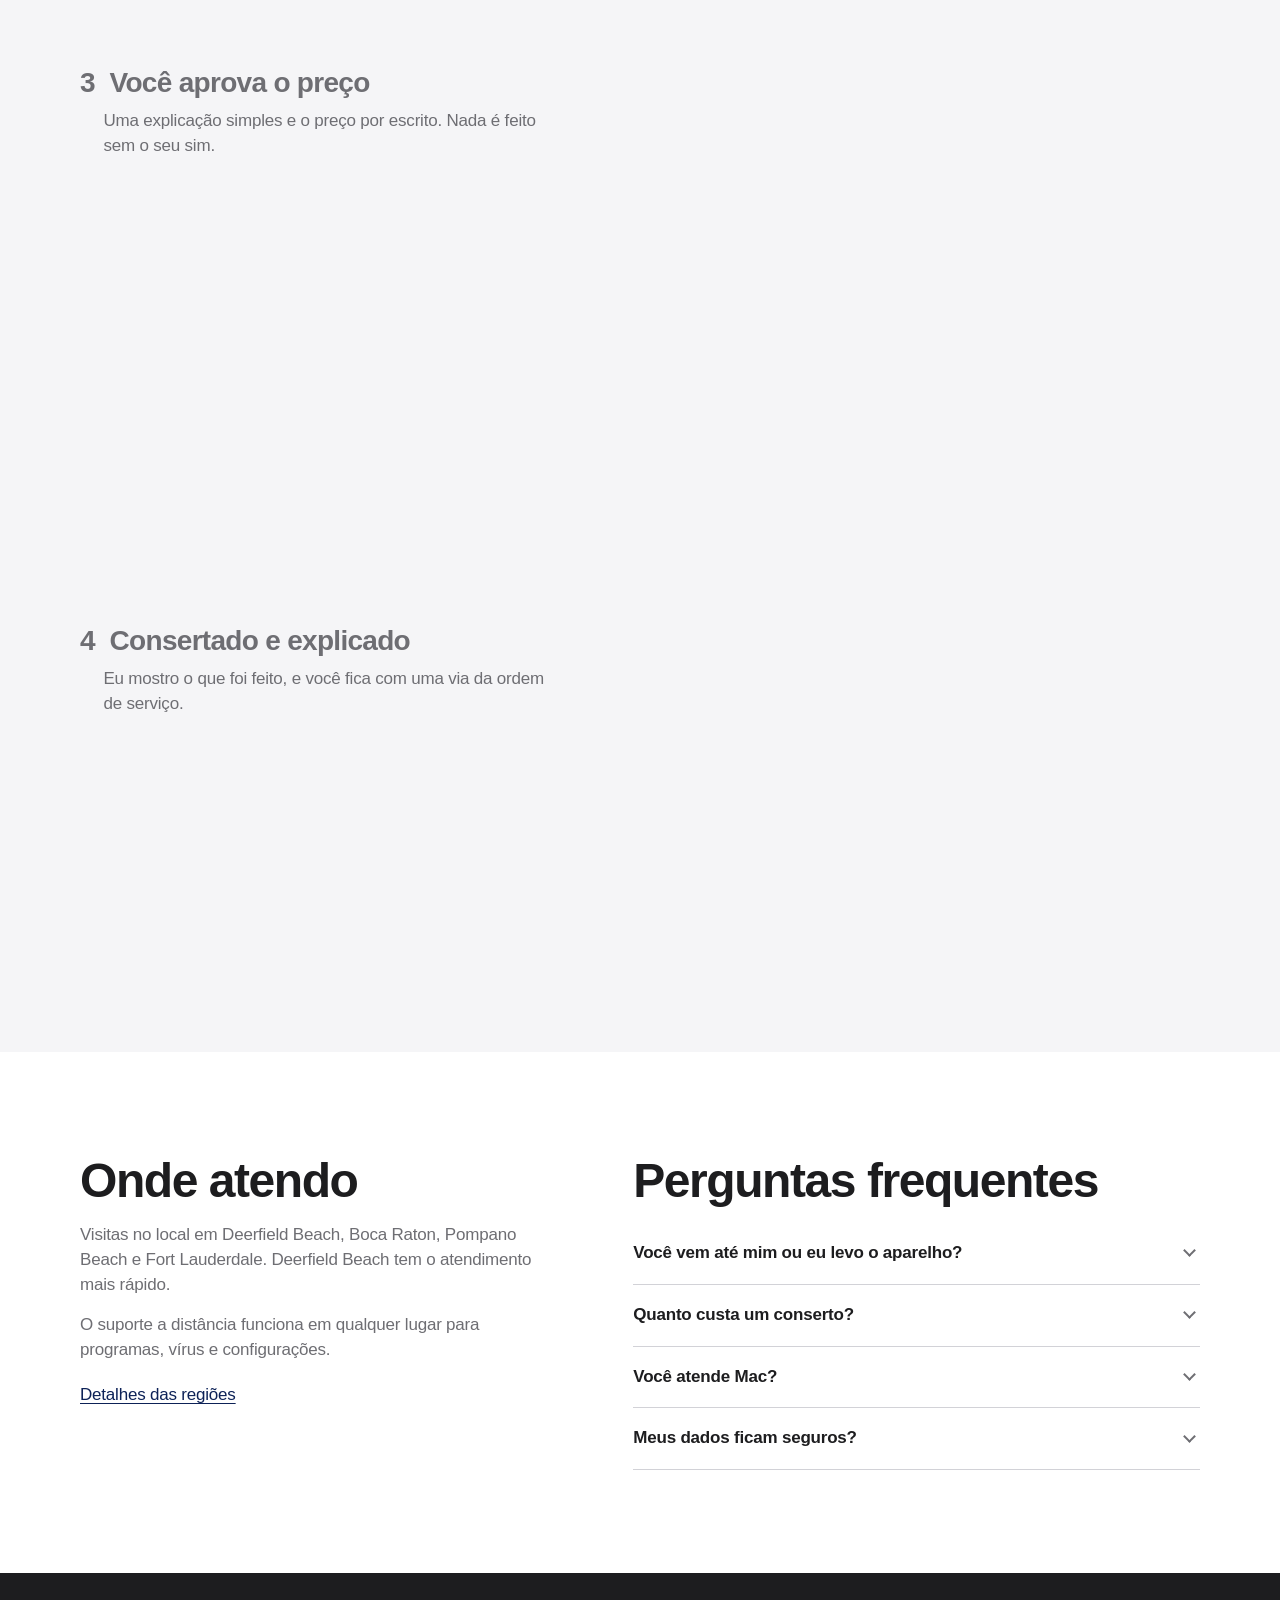
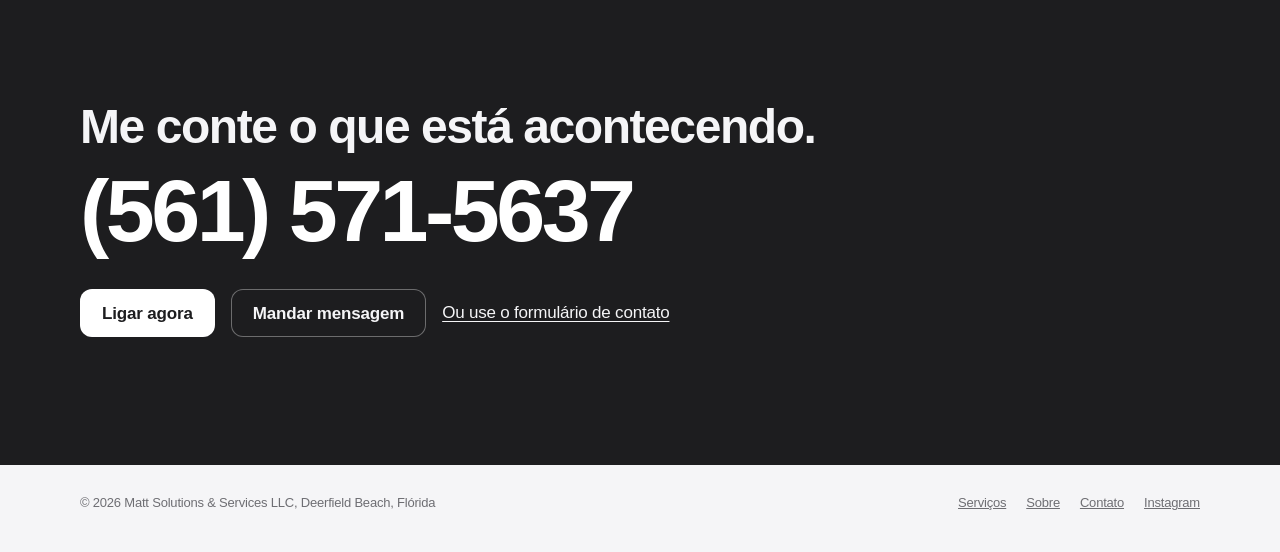
<file: index-pt.html>
<!DOCTYPE html>
<html lang="pt-BR">
<head>
  <meta charset="UTF-8" />
  <meta name="viewport" content="width=device-width, initial-scale=1.0" />
  <title>Suporte Técnico e Conserto de Computadores em South Florida | Matt Solutions</title>
  <meta name="description" content="Conserto de computadores, suporte de TI, Wi-Fi, redes, criação de sites e sistemas para residências e pequenas empresas em South Florida. Ligue (561) 571-5637." />
  <link rel="canonical" href="https://mattsolutionsfl.com/index-pt.html" />
  <link rel="alternate" hreflang="en" href="https://mattsolutionsfl.com/" />
  <link rel="alternate" hreflang="pt-BR" href="https://mattsolutionsfl.com/index-pt.html" />
  <link rel="alternate" hreflang="x-default" href="https://mattsolutionsfl.com/" />

  <!-- Open Graph -->
  <meta property="og:type" content="website" />
  <meta property="og:title" content="Matt Solutions & Services LLC | Conserto de Computadores e Suporte de TI" />
  <meta property="og:description" content="Conserto rápido e confiável de computadores no Sul da Flórida. Ligue (561) 571-5637." />
  <meta property="og:url" content="https://mattsolutionsfl.com/index-pt.html" />
  <meta property="og:site_name" content="Matt Solutions & Services LLC" />
  <meta property="og:image" content="https://mattsolutionsfl.com/og-image.jpg" />
    <!-- Favicon -->
    <link rel="icon" href="favicon.svg" type="image/svg+xml">
    <link rel="icon" href="logo.png" sizes="any" type="image/png">
    <link rel="apple-touch-icon" href="logo.png">
    <link rel="stylesheet" href="home.css?v=2" />
    <link rel="preload" as="image" href="media/hero.jpg" />

  <script type="application/ld+json">
  {
    "@context": "https://schema.org",
    "@type": "LocalBusiness",
    "name": "Matt Solutions & Services LLC",
    "url": "https://mattsolutionsfl.com",
    "telephone": "+15615715637",
    "openingHours": "Mo-Su 08:00-22:00",
    "email": "mattsolutionsfl@gmail.com",
    "description": "Conserto de computadores, suporte de TI, remoção de vírus, upgrades de SSD e RAM, configuração de rede e suporte para pequenas empresas no Sul da Flórida.",
    "areaServed": [
      {"@type": "City", "name": "Deerfield Beach"},
      {"@type": "City", "name": "Boca Raton"},
      {"@type": "City", "name": "Pompano Beach"},
      {"@type": "City", "name": "Fort Lauderdale"}
    ]
  }
  </script>
  <script type="application/ld+json">
  {
    "@context": "https://schema.org",
    "@type": "LocalBusiness",
    "name": "Matt Solutions & Services LLC",
    "url": "https://mattsolutionsfl.com",
    "sameAs": [
      "https://instagram.com/mattsolutionsfl"
    ]
  }
  </script>
</head>
<body>

<a class="skip" href="#main">Pular para o conteúdo</a>

<header class="nav">
  <div class="wrap nav-inner">
    <a class="brand" href="index-pt.html" aria-label="Matt Solutions &amp; Services, início">
      <img src="logo-icon.png" alt="" width="28" height="28">
      <span>Matt Solutions</span>
    </a>
    <nav class="nav-links" aria-label="Principal">
      <a href="services-pt.html">Serviços</a>
      <a href="service-areas-pt.html">Regiões</a>
      <a href="about-pt.html">Sobre</a>
      <a href="contact-pt.html">Contato</a>
    </nav>
    <div class="nav-end">
      <a class="lang" href="index.html" lang="en">English</a>
      <a class="btn btn-primary btn-small" href="tel:+15615715637">Ligar</a>
      <button class="menu-btn" type="button" aria-expanded="false" aria-controls="nav-sheet">Menu</button>
    </div>
  </div>
  <nav class="nav-sheet" id="nav-sheet" hidden aria-label="Principal">
    <a href="index-pt.html" aria-current="page">Início</a>
    <a href="services-pt.html">Serviços</a>
    <a href="service-areas-pt.html">Regiões</a>
    <a href="about-pt.html">Sobre</a>
    <a href="contact-pt.html">Contato</a>
    <a href="index.html" lang="en">English</a>
    <a class="btn btn-primary" href="tel:+15615715637">Ligar (561) 571-5637</a>
  </nav>
</header>

<main id="main">

  <!-- HERO -->
  <section class="hero">
    <div class="hero-media" aria-hidden="true">
      <video class="bg-video" autoplay muted loop playsinline preload="metadata" poster="media/hero.jpg">
        <source src="media/hero.mp4" type="video/mp4">
      </video>
    </div>
    <div class="wrap hero-grid">
      <div class="hero-copy">
        <h1>Computador com problema? Chame o Matt.</h1>
        <p class="lede">Conserto e suporte de TI para casas e pequenas empresas em Deerfield Beach, Boca Raton, Pompano Beach e Fort Lauderdale. Você vê o diagnóstico e o preço antes de qualquer serviço.</p>
        <div class="actions">
          <a class="btn btn-primary" href="tel:+15615715637">Ligar (561) 571-5637</a>
          <a class="btn btn-secondary" href="sms:+15615715637">Mandar mensagem</a>
        </div>
        <ul class="facts">
          <li>No mesmo dia, quando a agenda permite</li>
          <li>Mac e Windows</li>
          <li>No local, deixando o aparelho ou a distância</li>
        </ul>
      </div>

      <aside class="picker" aria-labelledby="picker-title">
        <h2 id="picker-title" class="picker-title">O que está acontecendo?</h2>
        <fieldset class="picker-options">
          <legend class="visually-hidden">Escolha o problema mais parecido com o seu</legend>
          <label><input type="radio" name="problem" value="slow" checked><span>Lento ou não liga</span></label>
          <label><input type="radio" name="problem" value="virus"><span>Vírus ou pop-ups</span></label>
          <label><input type="radio" name="problem" value="wifi"><span>Wi-Fi caindo</span></label>
          <label><input type="radio" name="problem" value="printer"><span>Impressora ou e-mail</span></label>
          <label><input type="radio" name="problem" value="files"><span>Arquivos perdidos</span></label>
          <label><input type="radio" name="problem" value="web"><span>Site ou sistema</span></label>
        </fieldset>

        <div class="answer" id="answer" aria-live="polite">
          <dl>
            <div><dt>Costuma ser causado por</dt><dd data-k="cause">HD envelhecendo, muitos programas abrindo junto ou superaquecimento.</dd></div>
            <div><dt>O que costuma resolver</dt><dd data-k="fix">Primeiro o diagnóstico. Muitas vezes, um SSD novo ou uma limpeza.</dd></div>
            <div><dt>Dá para resolver a distância?</dt><dd data-k="remote">Às vezes. Problema de peça precisa de visita ou de deixar o computador.</dd></div>
          </dl>
          <p class="tip" data-k="tip" hidden></p>
          <a class="btn btn-primary btn-block" id="answer-sms" href="sms:+15615715637?&amp;body=Oi%20Matt%2C%20meu%20computador%20est%C3%A1%20lento%20ou%20n%C3%A3o%20liga.">Mandar mensagem para o Matt</a>
        </div>
      </aside>
    </div>
  </section>

  <!-- SERVICES -->
  <section class="services" aria-labelledby="services-title">
    <div class="wrap">
      <h2 id="services-title">Como posso ajudar?</h2>
      <div class="service-groups">
        <div class="group">
          <h3>Computadores</h3>
          <ul>
            <li><strong>Lento ou não liga</strong><span>Falha ao ligar, travamentos, superaquecimento, entradas quebradas.</span></li>
            <li><strong>Vírus e pop-ups</strong><span>Vírus removido e o sistema protegido de novo.</span></li>
            <li><strong>Upgrade de SSD e memória</strong><span>Liga em segundos. Seus arquivos vão junto, sem reinstalar.</span></li>
            <li><strong>Revisão e limpeza</strong><span>Poeira, pasta térmica, programas inúteis. Mais silencioso e frio.</span></li>
            <li><strong>Backup</strong><span>No HD, na nuvem ou nos dois, antes que algo quebre.</span></li>
          </ul>
        </div>
        <div class="group">
          <h3>Wi-Fi e redes</h3>
          <ul>
            <li><strong>Wi-Fi fraco ou caindo</strong><span>Pontos sem sinal e lentidão encontrados e resolvidos.</span></li>
            <li><strong>Redes de casa e escritório</strong><span>Roteadores, switches, cabos e segurança.</span></li>
            <li><strong>TI para pequenas empresas</strong><span>Computadores, impressoras, pastas compartilhadas, contas.</span></li>
          </ul>
        </div>
        <div class="group">
          <h3>Sites e sistemas simples</h3>
          <ul>
            <li><strong>Sites para empresas</strong><span>Rápidos, funcionam no celular, sem mensalidade de plataforma.</span></li>
            <li><strong>Sistemas simples</strong><span>Controle de clientes e serviços, agendamento, orçamentos, estoque.</span></li>
            <li><strong>Domínio e e-mail profissional</strong><span>voce@suaempresa.com, configurado para não cair no spam.</span></li>
          </ul>
        </div>
      </div>
      <a class="text-link" href="services-pt.html">Todos os serviços e detalhes</a>
    </div>
  </section>

  <!-- REPAIR BAND: video grows to full width as it scrolls in -->
  <section class="band" aria-labelledby="band-title">
    <div class="band-frame" id="band-frame">
      <video class="bg-video" autoplay muted loop playsinline preload="metadata" poster="media/repair.jpg" aria-hidden="true">
        <source src="media/repair.mp4" type="video/mp4">
      </video>
      <div class="band-copy">
        <h2 id="band-title">Consertado na bancada, não no chute.</h2>
        <p>Todo conserto começa com diagnóstico. Você vê o que está errado antes de qualquer peça ser trocada.</p>
      </div>
    </div>
  </section>

  <!-- SYSTEMS -->
  <section class="systems" aria-labelledby="systems-title">
    <div class="wrap systems-grid">
      <div class="systems-media">
        <video class="bg-video" autoplay muted loop playsinline preload="metadata" poster="media/systems.jpg" aria-hidden="true">
          <source src="media/systems.mp4" type="video/mp4">
        </video>
      </div>
      <div class="systems-copy">
        <h2 id="systems-title">Cuide do negócio, não das planilhas.</h2>
        <p class="section-lede">Sistemas pequenos feitos do jeito que você já trabalha, e sites rápidos que trazem clientes.</p>
        <ul class="systems-list">
          <li>Controle de clientes e serviços</li>
          <li>Agendamento online com aviso na hora</li>
          <li>Orçamentos e faturas simples</li>
          <li>Estoque e pedidos</li>
          <li>Sites e e-mail profissional</li>
        </ul>
        <div class="actions">
          <a class="btn btn-primary" href="contact-pt.html">Me conte como você trabalha</a>
          <a class="btn btn-secondary" href="sms:+15615715637?&amp;body=Oi%20Matt%2C%20preciso%20de%20um%20site%20ou%20de%20um%20sistema%20simples%20para%20o%20meu%20neg%C3%B3cio.">Mandar mensagem</a>
        </div>
      </div>
    </div>
  </section>

  <!-- SIGNATURE: SERVICE ORDER -->
  <section class="process" aria-labelledby="process-title">
    <div class="wrap">
      <h2 id="process-title">Como funciona um conserto</h2>
      <p class="section-lede">Todo serviço tem uma ordem de serviço por escrito. Veja uma sendo preenchida.</p>

      <div class="process-grid">
        <div class="ticket-wrap">
          <article class="ticket" id="ticket" aria-label="Exemplo de ordem de serviço">
            <header class="ticket-head">
              <img src="logo-icon.png" alt="" width="30" height="30">
              <div>
                <p class="ticket-org">Matt Solutions &amp; Services LLC</p>
                <p class="ticket-meta">Ordem de serviço <span class="num">MATT-2026-0001</span></p>
              </div>
              <p class="ticket-date" id="ticket-date">Nov 6, 2026</p>
            </header>

            <dl class="fields">
              <div class="field" data-at="1">
                <dt>Problema relatado</dt>
                <dd>Notebook leva quatro minutos para ligar.</dd>
              </div>
              <div class="field" data-at="2">
                <dt>Diagnóstico</dt>
                <dd>HD com defeito. Arquivos estão seguros.</dd>
              </div>
              <div class="field" data-at="3">
                <dt>Orçamento</dt>
                <dd>SSD novo e cópia dos arquivos. Preço por escrito, antes do serviço.<span class="stamp" aria-hidden="true">Aprovado por você</span></dd>
              </div>
              <div class="field" data-at="4">
                <dt>Serviço feito</dt>
                <dd>SSD instalado, arquivos copiados. Liga em 15 segundos.</dd>
              </div>
            </dl>

            <footer class="ticket-foot">
              <p class="status"><span class="dot" aria-hidden="true"></span><span class="when-progress">Em andamento</span><span class="when-done">Pronto para retirar</span></p>
              <p class="copy-note">Via do cliente</p>
            </footer>
          </article>
        </div>

        <ol class="steps">
          <li class="step" data-step="1">
            <h3><span class="n">1</span>Me conte o que está acontecendo</h3>
            <p>Ligue, mande mensagem ou use o formulário. Duas frases já bastam para começar.</p>
          </li>
          <li class="step" data-step="2">
            <h3><span class="n">2</span>Primeiro o diagnóstico</h3>
            <p>Eu encontro a causa real antes de mexer em qualquer coisa. O valor do diagnóstico é informado antes.</p>
          </li>
          <li class="step" data-step="3">
            <h3><span class="n">3</span>Você aprova o preço</h3>
            <p>Uma explicação simples e o preço por escrito. Nada é feito sem o seu sim.</p>
          </li>
          <li class="step" data-step="4">
            <h3><span class="n">4</span>Consertado e explicado</h3>
            <p>Eu mostro o que foi feito, e você fica com uma via da ordem de serviço.</p>
          </li>
        </ol>
      </div>
    </div>
  </section>

  <!-- AREAS + FAQ -->
  <section class="info">
    <div class="wrap info-grid">
      <div class="areas">
        <h2>Onde atendo</h2>
        <p>Visitas no local em Deerfield Beach, Boca Raton, Pompano Beach e Fort Lauderdale. Deerfield Beach tem o atendimento mais rápido.</p>
        <p>O suporte a distância funciona em qualquer lugar para programas, vírus e configurações.</p>
        <a class="text-link" href="service-areas-pt.html">Detalhes das regiões</a>
      </div>
      <div class="faq">
        <h2>Perguntas frequentes</h2>
        <details>
          <summary>Você vem até mim ou eu levo o aparelho?</summary>
          <p>Os dois. Conserto de peça costuma ser mais rápido deixando o aparelho. Wi-Fi, rede e o que é difícil de levar têm visita no local.</p>
        </details>
        <details>
          <summary>Quanto custa um conserto?</summary>
          <p>Depende do problema. Você recebe o diagnóstico e o preço por escrito antes de qualquer conserto, e nada é cobrado sem a sua aprovação.</p>
        </details>
        <details>
          <summary>Você atende Mac?</summary>
          <p>Sim. iMac e MacBook, e computadores e notebooks Windows.</p>
        </details>
        <details>
          <summary>Meus dados ficam seguros?</summary>
          <p>Se um conserto tiver qualquer risco para os seus arquivos, você é avisado antes e eu recomendo fazer um backup primeiro.</p>
        </details>
      </div>
    </div>
  </section>

  <!-- CALL -->
  <section class="call" aria-labelledby="call-title">
    <div class="wrap">
      <h2 id="call-title">Me conte o que está acontecendo.</h2>
      <a class="big-phone" href="tel:+15615715637">(561) 571-5637</a>
      <div class="actions">
        <a class="btn btn-primary" href="tel:+15615715637">Ligar agora</a>
        <a class="btn btn-secondary" href="sms:+15615715637">Mandar mensagem</a>
        <a class="text-link" href="contact-pt.html">Ou use o formulário de contato</a>
      </div>
    </div>
  </section>

</main>

<footer class="foot">
  <div class="wrap foot-inner">
    <p>&copy; <span data-year>2026</span> Matt Solutions &amp; Services LLC, Deerfield Beach, Flórida</p>
    <nav aria-label="Rodapé">
      <a href="services-pt.html">Serviços</a>
      <a href="about-pt.html">Sobre</a>
      <a href="contact-pt.html">Contato</a>
      <a href="https://instagram.com/mattsolutionsfl" rel="noopener">Instagram</a>
    </nav>
  </div>
</footer>

<script src="nav.js?v=1"></script>
<script src="home.js?v=2"></script>
</body>
</html>
</file>
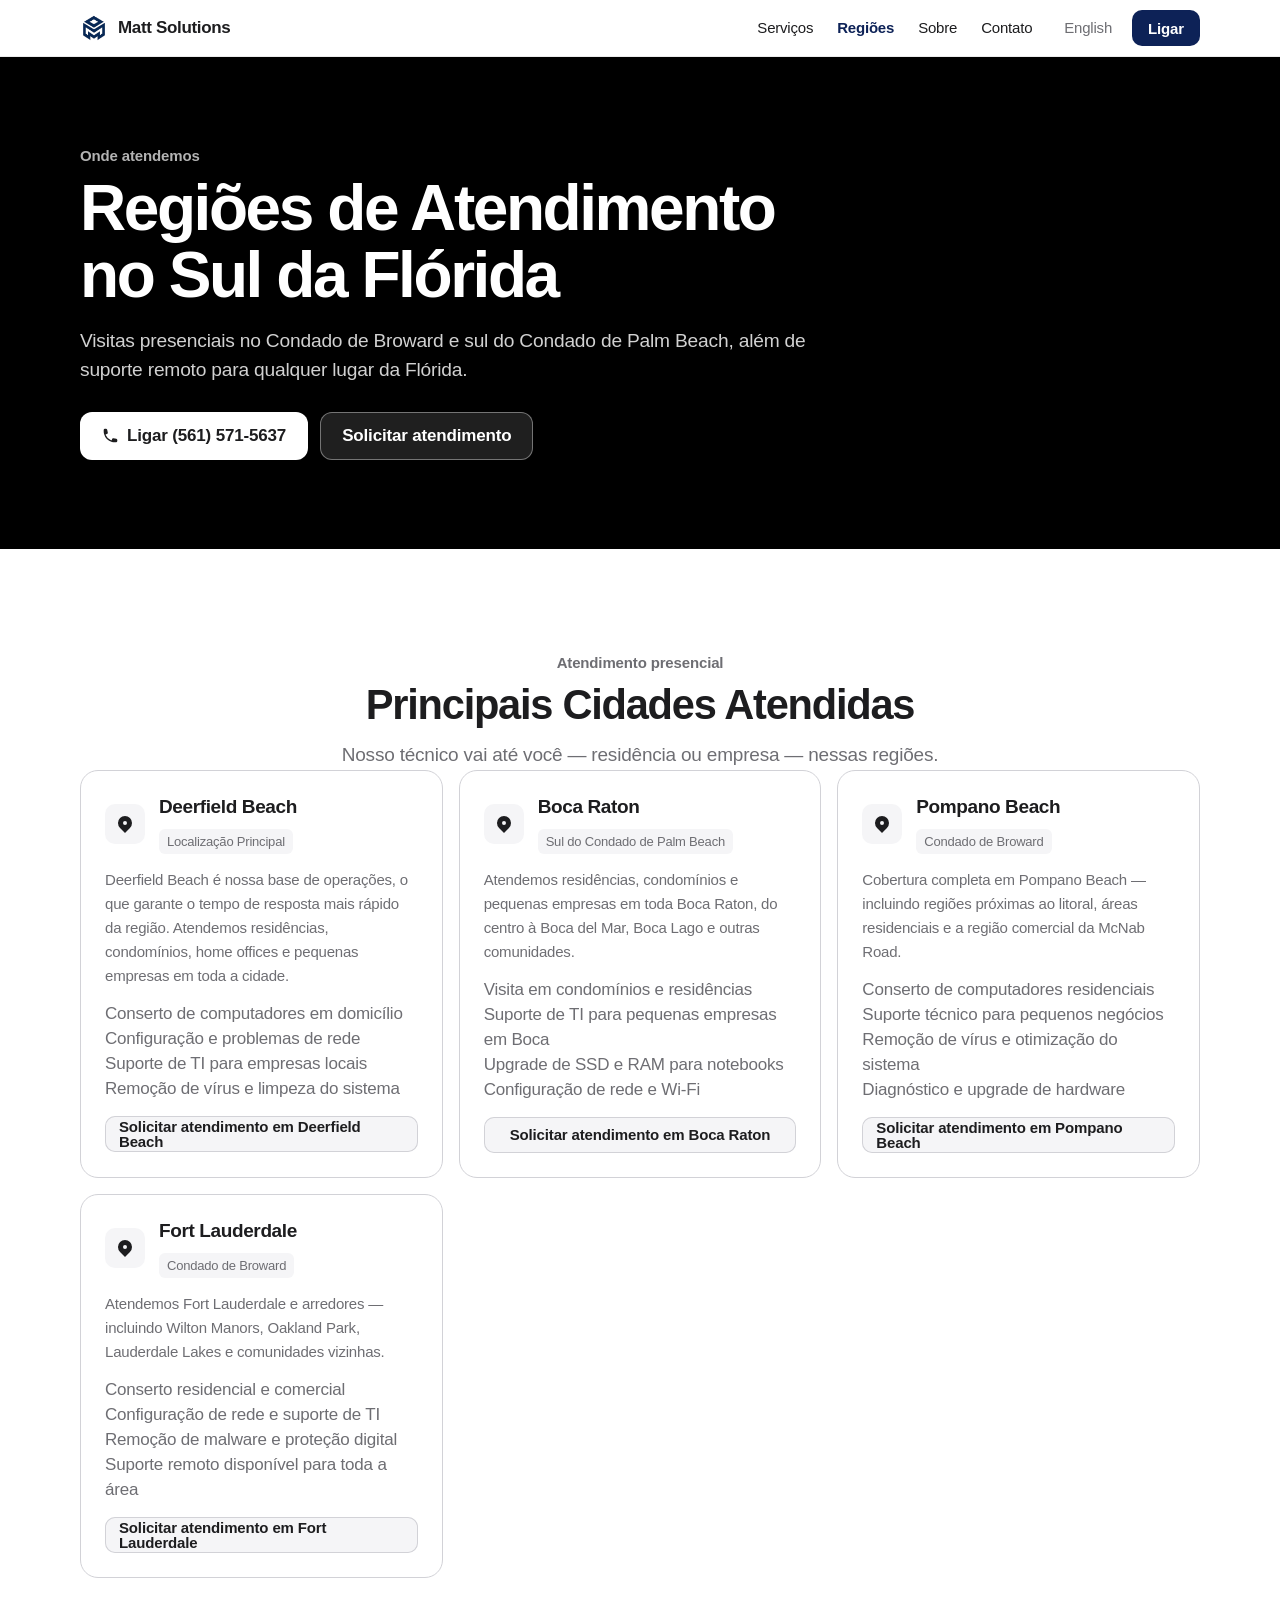
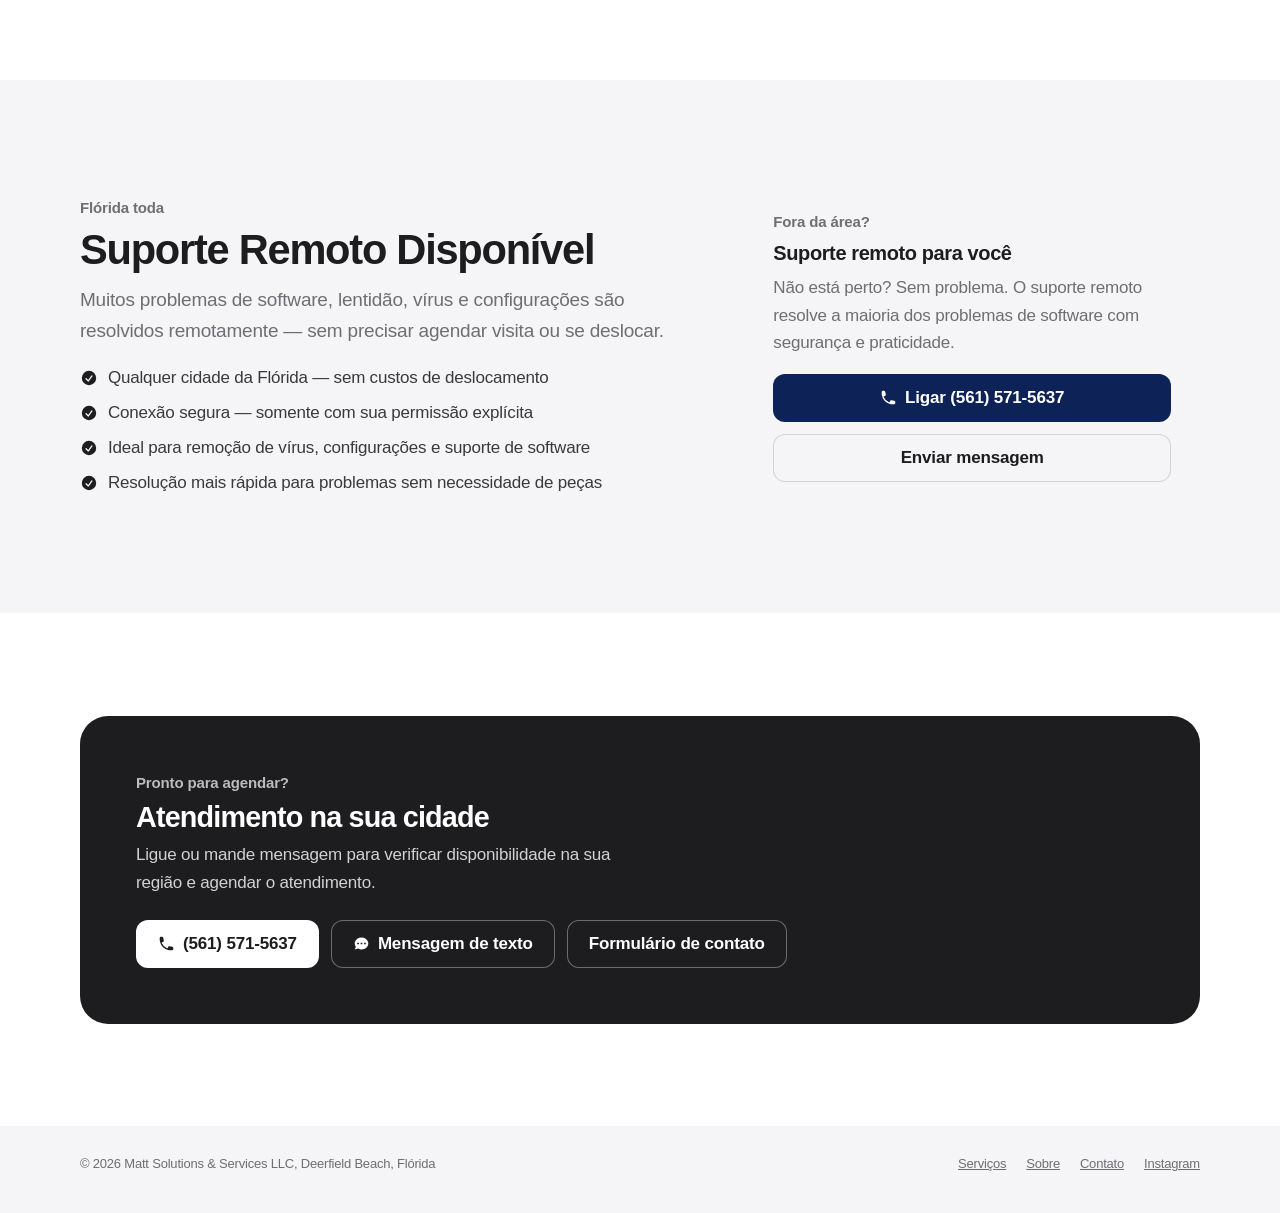
<file: service-areas-pt.html>
<!DOCTYPE html>
<html lang="pt-BR">
<head>
  <meta charset="UTF-8" />
  <meta name="viewport" content="width=device-width, initial-scale=1.0" />
  <title>Regiões de Atendimento | Matt Solutions — Sul da Flórida</title>
  <meta name="description" content="Atendemos Deerfield Beach, Boca Raton, Pompano Beach, Fort Lauderdale e região. Visitas presenciais e suporte remoto. Ligue (561) 571-5637." />
  <link rel="canonical" href="https://mattsolutionsfl.com/service-areas-pt.html" />
  <link rel="alternate" hreflang="en" href="https://mattsolutionsfl.com/service-areas.html" />
  <link rel="alternate" hreflang="pt-BR" href="https://mattsolutionsfl.com/service-areas-pt.html" />
  <link rel="alternate" hreflang="x-default" href="https://mattsolutionsfl.com/service-areas.html" />
  <meta property="og:type" content="website" />
  <meta property="og:title" content="Regiões de Atendimento | Matt Solutions & Services LLC" />
  <meta property="og:description" content="Conserto de computadores e suporte de TI em Deerfield Beach, Boca Raton, Pompano Beach e Fort Lauderdale." />
  <meta property="og:url" content="https://mattsolutionsfl.com/service-areas-pt.html" />
  <meta property="og:site_name" content="Matt Solutions & Services LLC" />
  <meta property="og:image" content="https://mattsolutionsfl.com/og-image.jpg" />
    <!-- Favicon -->
    <link rel="icon" href="favicon.svg" type="image/svg+xml">
    <link rel="icon" href="logo.png" sizes="any" type="image/png">
    <link rel="apple-touch-icon" href="logo.png">
    <link rel="stylesheet" href="home.css?v=2" />
    <link rel="stylesheet" href="pages.css?v=2" />
  <script type="application/ld+json">
  {
    "@context": "https://schema.org",
    "@type": "LocalBusiness",
    "name": "Matt Solutions & Services LLC",
    "url": "https://mattsolutionsfl.com",
    "telephone": "+15615715637",
    "openingHours": "Mo-Su 08:00-22:00",
    "email": "mattsolutionsfl@gmail.com",
    "areaServed": [
      {"@type": "City", "name": "Deerfield Beach"},
      {"@type": "City", "name": "Boca Raton"},
      {"@type": "City", "name": "Pompano Beach"},
      {"@type": "City", "name": "Fort Lauderdale"}
    ]
  }
  </script>
  <script type="application/ld+json">
  {
    "@context": "https://schema.org",
    "@type": "LocalBusiness",
    "name": "Matt Solutions & Services LLC",
    "url": "https://mattsolutionsfl.com",
    "sameAs": [
      "https://instagram.com/mattsolutionsfl"
    ]
  }
  </script>
</head>
<body>

<a class="skip" href="#main">Pular para o conteúdo</a>

<header class="nav">
  <div class="wrap nav-inner">
    <a class="brand" href="index-pt.html" aria-label="Matt Solutions &amp; Services, início">
      <img src="logo-icon.png" alt="" width="28" height="28">
      <span>Matt Solutions</span>
    </a>
    <nav class="nav-links" aria-label="Principal">
      <a href="services-pt.html">Serviços</a>
      <a href="service-areas-pt.html" aria-current="page">Regiões</a>
      <a href="about-pt.html">Sobre</a>
      <a href="contact-pt.html">Contato</a>
    </nav>
    <div class="nav-end">
      <a class="lang" href="service-areas.html" lang="en">English</a>
      <a class="btn btn-primary btn-small" href="tel:+15615715637">Ligar</a>
      <button class="menu-btn" type="button" aria-expanded="false" aria-controls="nav-sheet">Menu</button>
    </div>
  </div>
  <nav class="nav-sheet" id="nav-sheet" hidden aria-label="Principal">
    <a href="index-pt.html">Início</a>
    <a href="services-pt.html">Serviços</a>
    <a href="service-areas-pt.html" aria-current="page">Regiões</a>
    <a href="about-pt.html">Sobre</a>
    <a href="contact-pt.html">Contato</a>
    <a href="service-areas.html" lang="en">English</a>
    <a class="btn btn-primary" href="tel:+15615715637">Ligar (561) 571-5637</a>
  </nav>
</header>

<main id="main">
<!-- PAGE HEADER -->
<section class="page-hero">
  <div class="container">
    <div class="page-hero-inner">
      <div class="section-label">Onde atendemos</div>
      <h1 class="page-hero-title">Regiões de Atendimento no Sul da Flórida</h1>
      <p class="page-hero-sub">Visitas presenciais no Condado de Broward e sul do Condado de Palm Beach, além de suporte remoto para qualquer lugar da Flórida.</p>
      <div class="page-hero-actions">
        <a href="tel:+15615715637" class="btn btn-primary">
          <svg xmlns="http://www.w3.org/2000/svg" viewBox="0 0 20 20" fill="currentColor" width="16" height="16"><path fill-rule="evenodd" d="M2 3.5A1.5 1.5 0 013.5 2h1.148a1.5 1.5 0 011.465 1.175l.716 3.223a1.5 1.5 0 01-1.052 1.767l-.933.267c-.41.117-.643.555-.48.95a11.542 11.542 0 006.254 6.254c.395.163.833-.07.95-.48l.267-.933a1.5 1.5 0 011.767-1.052l3.223.716A1.5 1.5 0 0118 15.352V16.5a1.5 1.5 0 01-1.5 1.5H15c-1.149 0-2.263-.15-3.326-.43A13.022 13.022 0 012.43 8.326 13.019 13.019 0 012 5V3.5z" clip-rule="evenodd" /></svg>
          Ligar (561) 571-5637
        </a>
        <a href="contact-pt.html" class="btn btn-outline">Solicitar atendimento</a>
      </div>
    </div>
  </div>
</section>

<!-- ÁREAS PRINCIPAIS -->
<section class="section">
  <div class="container">
    <div class="center">
      <div class="section-label">Atendimento presencial</div>
      <h2 class="section-title">Principais Cidades Atendidas</h2>
      <p class="section-sub">Nosso técnico vai até você — residência ou empresa — nessas regiões.</p>
    </div>
    <div class="areas-detail-grid">

      <div class="area-detail-card">
        <div class="area-detail-header">
          <div class="area-detail-icon">
            <svg xmlns="http://www.w3.org/2000/svg" viewBox="0 0 20 20" fill="currentColor"><path fill-rule="evenodd" d="M5.05 4.05a7 7 0 119.9 9.9L10 18.9l-4.95-4.95a7 7 0 010-9.9zM10 11a2 2 0 100-4 2 2 0 000 4z" clip-rule="evenodd" /></svg>
          </div>
          <div>
            <h3>Deerfield Beach</h3>
            <div class="area-badge">Localização Principal</div>
          </div>
        </div>
        <p>Deerfield Beach é nossa base de operações, o que garante o tempo de resposta mais rápido da região. Atendemos residências, condomínios, home offices e pequenas empresas em toda a cidade.</p>
        <ul class="area-services-list">
          <li>Conserto de computadores em domicílio</li>
          <li>Configuração e problemas de rede</li>
          <li>Suporte de TI para empresas locais</li>
          <li>Remoção de vírus e limpeza do sistema</li>
        </ul>
        <a href="contact-pt.html" class="btn btn-outline btn-sm">Solicitar atendimento em Deerfield Beach</a>
      </div>

      <div class="area-detail-card">
        <div class="area-detail-header">
          <div class="area-detail-icon">
            <svg xmlns="http://www.w3.org/2000/svg" viewBox="0 0 20 20" fill="currentColor"><path fill-rule="evenodd" d="M5.05 4.05a7 7 0 119.9 9.9L10 18.9l-4.95-4.95a7 7 0 010-9.9zM10 11a2 2 0 100-4 2 2 0 000 4z" clip-rule="evenodd" /></svg>
          </div>
          <div>
            <h3>Boca Raton</h3>
            <div class="area-badge">Sul do Condado de Palm Beach</div>
          </div>
        </div>
        <p>Atendemos residências, condomínios e pequenas empresas em toda Boca Raton, do centro à Boca del Mar, Boca Lago e outras comunidades.</p>
        <ul class="area-services-list">
          <li>Visita em condomínios e residências</li>
          <li>Suporte de TI para pequenas empresas em Boca</li>
          <li>Upgrade de SSD e RAM para notebooks</li>
          <li>Configuração de rede e Wi-Fi</li>
        </ul>
        <a href="contact-pt.html" class="btn btn-outline btn-sm">Solicitar atendimento em Boca Raton</a>
      </div>

      <div class="area-detail-card">
        <div class="area-detail-header">
          <div class="area-detail-icon">
            <svg xmlns="http://www.w3.org/2000/svg" viewBox="0 0 20 20" fill="currentColor"><path fill-rule="evenodd" d="M5.05 4.05a7 7 0 119.9 9.9L10 18.9l-4.95-4.95a7 7 0 010-9.9zM10 11a2 2 0 100-4 2 2 0 000 4z" clip-rule="evenodd" /></svg>
          </div>
          <div>
            <h3>Pompano Beach</h3>
            <div class="area-badge">Condado de Broward</div>
          </div>
        </div>
        <p>Cobertura completa em Pompano Beach — incluindo regiões próximas ao litoral, áreas residenciais e a região comercial da McNab Road.</p>
        <ul class="area-services-list">
          <li>Conserto de computadores residenciais</li>
          <li>Suporte técnico para pequenos negócios</li>
          <li>Remoção de vírus e otimização do sistema</li>
          <li>Diagnóstico e upgrade de hardware</li>
        </ul>
        <a href="contact-pt.html" class="btn btn-outline btn-sm">Solicitar atendimento em Pompano Beach</a>
      </div>

      <div class="area-detail-card">
        <div class="area-detail-header">
          <div class="area-detail-icon">
            <svg xmlns="http://www.w3.org/2000/svg" viewBox="0 0 20 20" fill="currentColor"><path fill-rule="evenodd" d="M5.05 4.05a7 7 0 119.9 9.9L10 18.9l-4.95-4.95a7 7 0 010-9.9zM10 11a2 2 0 100-4 2 2 0 000 4z" clip-rule="evenodd" /></svg>
          </div>
          <div>
            <h3>Fort Lauderdale</h3>
            <div class="area-badge">Condado de Broward</div>
          </div>
        </div>
        <p>Atendemos Fort Lauderdale e arredores — incluindo Wilton Manors, Oakland Park, Lauderdale Lakes e comunidades vizinhas.</p>
        <ul class="area-services-list">
          <li>Conserto residencial e comercial</li>
          <li>Configuração de rede e suporte de TI</li>
          <li>Remoção de malware e proteção digital</li>
          <li>Suporte remoto disponível para toda a área</li>
        </ul>
        <a href="contact-pt.html" class="btn btn-outline btn-sm">Solicitar atendimento em Fort Lauderdale</a>
      </div>

    </div>
  </div>
</section>

<!-- SUPORTE REMOTO -->
<section class="section section-alt">
  <div class="container">
    <div class="remote-support-block">
      <div>
        <div class="section-label">Flórida toda</div>
        <h2 class="section-title">Suporte Remoto Disponível</h2>
        <p class="section-sub">Muitos problemas de software, lentidão, vírus e configurações são resolvidos remotamente — sem precisar agendar visita ou se deslocar.</p>
        <ul class="remote-list">
          <li>
            <svg xmlns="http://www.w3.org/2000/svg" viewBox="0 0 20 20" fill="currentColor"><path fill-rule="evenodd" d="M10 18a8 8 0 100-16 8 8 0 000 16zm3.857-9.809a.75.75 0 00-1.214-.882l-3.483 4.79-1.88-1.88a.75.75 0 10-1.06 1.061l2.5 2.5a.75.75 0 001.137-.089l4-5.5z" clip-rule="evenodd" /></svg>
            <span>Qualquer cidade da Flórida — sem custos de deslocamento</span>
          </li>
          <li>
            <svg xmlns="http://www.w3.org/2000/svg" viewBox="0 0 20 20" fill="currentColor"><path fill-rule="evenodd" d="M10 18a8 8 0 100-16 8 8 0 000 16zm3.857-9.809a.75.75 0 00-1.214-.882l-3.483 4.79-1.88-1.88a.75.75 0 10-1.06 1.061l2.5 2.5a.75.75 0 001.137-.089l4-5.5z" clip-rule="evenodd" /></svg>
            <span>Conexão segura — somente com sua permissão explícita</span>
          </li>
          <li>
            <svg xmlns="http://www.w3.org/2000/svg" viewBox="0 0 20 20" fill="currentColor"><path fill-rule="evenodd" d="M10 18a8 8 0 100-16 8 8 0 000 16zm3.857-9.809a.75.75 0 00-1.214-.882l-3.483 4.79-1.88-1.88a.75.75 0 10-1.06 1.061l2.5 2.5a.75.75 0 001.137-.089l4-5.5z" clip-rule="evenodd" /></svg>
            <span>Ideal para remoção de vírus, configurações e suporte de software</span>
          </li>
          <li>
            <svg xmlns="http://www.w3.org/2000/svg" viewBox="0 0 20 20" fill="currentColor"><path fill-rule="evenodd" d="M10 18a8 8 0 100-16 8 8 0 000 16zm3.857-9.809a.75.75 0 00-1.214-.882l-3.483 4.79-1.88-1.88a.75.75 0 10-1.06 1.061l2.5 2.5a.75.75 0 001.137-.089l4-5.5z" clip-rule="evenodd" /></svg>
            <span>Resolução mais rápida para problemas sem necessidade de peças</span>
          </li>
        </ul>
      </div>
      <div class="remote-cta-box">
        <div class="section-label">Fora da área?</div>
        <h3>Suporte remoto para você</h3>
        <p>Não está perto? Sem problema. O suporte remoto resolve a maioria dos problemas de software com segurança e praticidade.</p>
        <a href="tel:+15615715637" class="btn btn-primary" style="width:100%; justify-content:center; margin-bottom:0.75rem;">
          <svg xmlns="http://www.w3.org/2000/svg" viewBox="0 0 20 20" fill="currentColor" width="16" height="16"><path fill-rule="evenodd" d="M2 3.5A1.5 1.5 0 013.5 2h1.148a1.5 1.5 0 011.465 1.175l.716 3.223a1.5 1.5 0 01-1.052 1.767l-.933.267c-.41.117-.643.555-.48.95a11.542 11.542 0 006.254 6.254c.395.163.833-.07.95-.48l.267-.933a1.5 1.5 0 011.767-1.052l3.223.716A1.5 1.5 0 0118 15.352V16.5a1.5 1.5 0 01-1.5 1.5H15c-1.149 0-2.263-.15-3.326-.43A13.022 13.022 0 012.43 8.326 13.019 13.019 0 012 5V3.5z" clip-rule="evenodd" /></svg>
          Ligar (561) 571-5637
        </a>
        <a href="contact-pt.html" class="btn btn-outline" style="width:100%; justify-content:center;">Enviar mensagem</a>
      </div>
    </div>
  </div>
</section>

<!-- CTA -->
<section class="section">
  <div class="container">
    <div class="cta-banner">
      <div>
        <div class="section-label">Pronto para agendar?</div>
        <h2 style="font-size:1.8rem; margin-bottom:0.5rem;">Atendimento na sua cidade</h2>
        <p style="color:rgba(255,255,255,0.6); max-width:480px;">Ligue ou mande mensagem para verificar disponibilidade na sua região e agendar o atendimento.</p>
      </div>
      <div class="cta-actions">
        <a href="tel:+15615715637" class="btn btn-primary">
          <svg xmlns="http://www.w3.org/2000/svg" viewBox="0 0 20 20" fill="currentColor" width="16" height="16"><path fill-rule="evenodd" d="M2 3.5A1.5 1.5 0 013.5 2h1.148a1.5 1.5 0 011.465 1.175l.716 3.223a1.5 1.5 0 01-1.052 1.767l-.933.267c-.41.117-.643.555-.48.95a11.542 11.542 0 006.254 6.254c.395.163.833-.07.95-.48l.267-.933a1.5 1.5 0 011.767-1.052l3.223.716A1.5 1.5 0 0118 15.352V16.5a1.5 1.5 0 01-1.5 1.5H15c-1.149 0-2.263-.15-3.326-.43A13.022 13.022 0 012.43 8.326 13.019 13.019 0 012 5V3.5z" clip-rule="evenodd" /></svg>
          (561) 571-5637
        </a>
        <a href="sms:+15615715637" class="btn btn-sms">
          <svg xmlns="http://www.w3.org/2000/svg" viewBox="0 0 20 20" fill="currentColor" width="16" height="16"><path fill-rule="evenodd" d="M18 10c0 3.866-3.582 7-8 7a8.841 8.841 0 01-4.083-.98L2 17l1.338-3.123C2.493 12.767 2 11.434 2 10c0-3.866 3.582-7 8-7s8 3.134 8 7zM7 9H5v2h2V9zm8 0h-2v2h2V9zM9 9h2v2H9V9z" clip-rule="evenodd" /></svg>
          Mensagem de texto
        </a>
        <a href="contact-pt.html" class="btn btn-outline">Formulário de contato</a>
      </div>
    </div>
  </div>
</section>
</main>

<footer class="foot">
  <div class="wrap foot-inner">
    <p>&copy; <span data-year>2026</span> Matt Solutions &amp; Services LLC, Deerfield Beach, Flórida</p>
    <nav aria-label="Rodapé">
      <a href="services-pt.html">Serviços</a>
      <a href="about-pt.html">Sobre</a>
      <a href="contact-pt.html">Contato</a>
      <a href="https://instagram.com/mattsolutionsfl" rel="noopener">Instagram</a>
    </nav>
  </div>
</footer>

<div id="toast"></div>
<script src="nav.js?v=1"></script>
<script src="pages.js?v=2"></script>
</body>
</html>
</file>
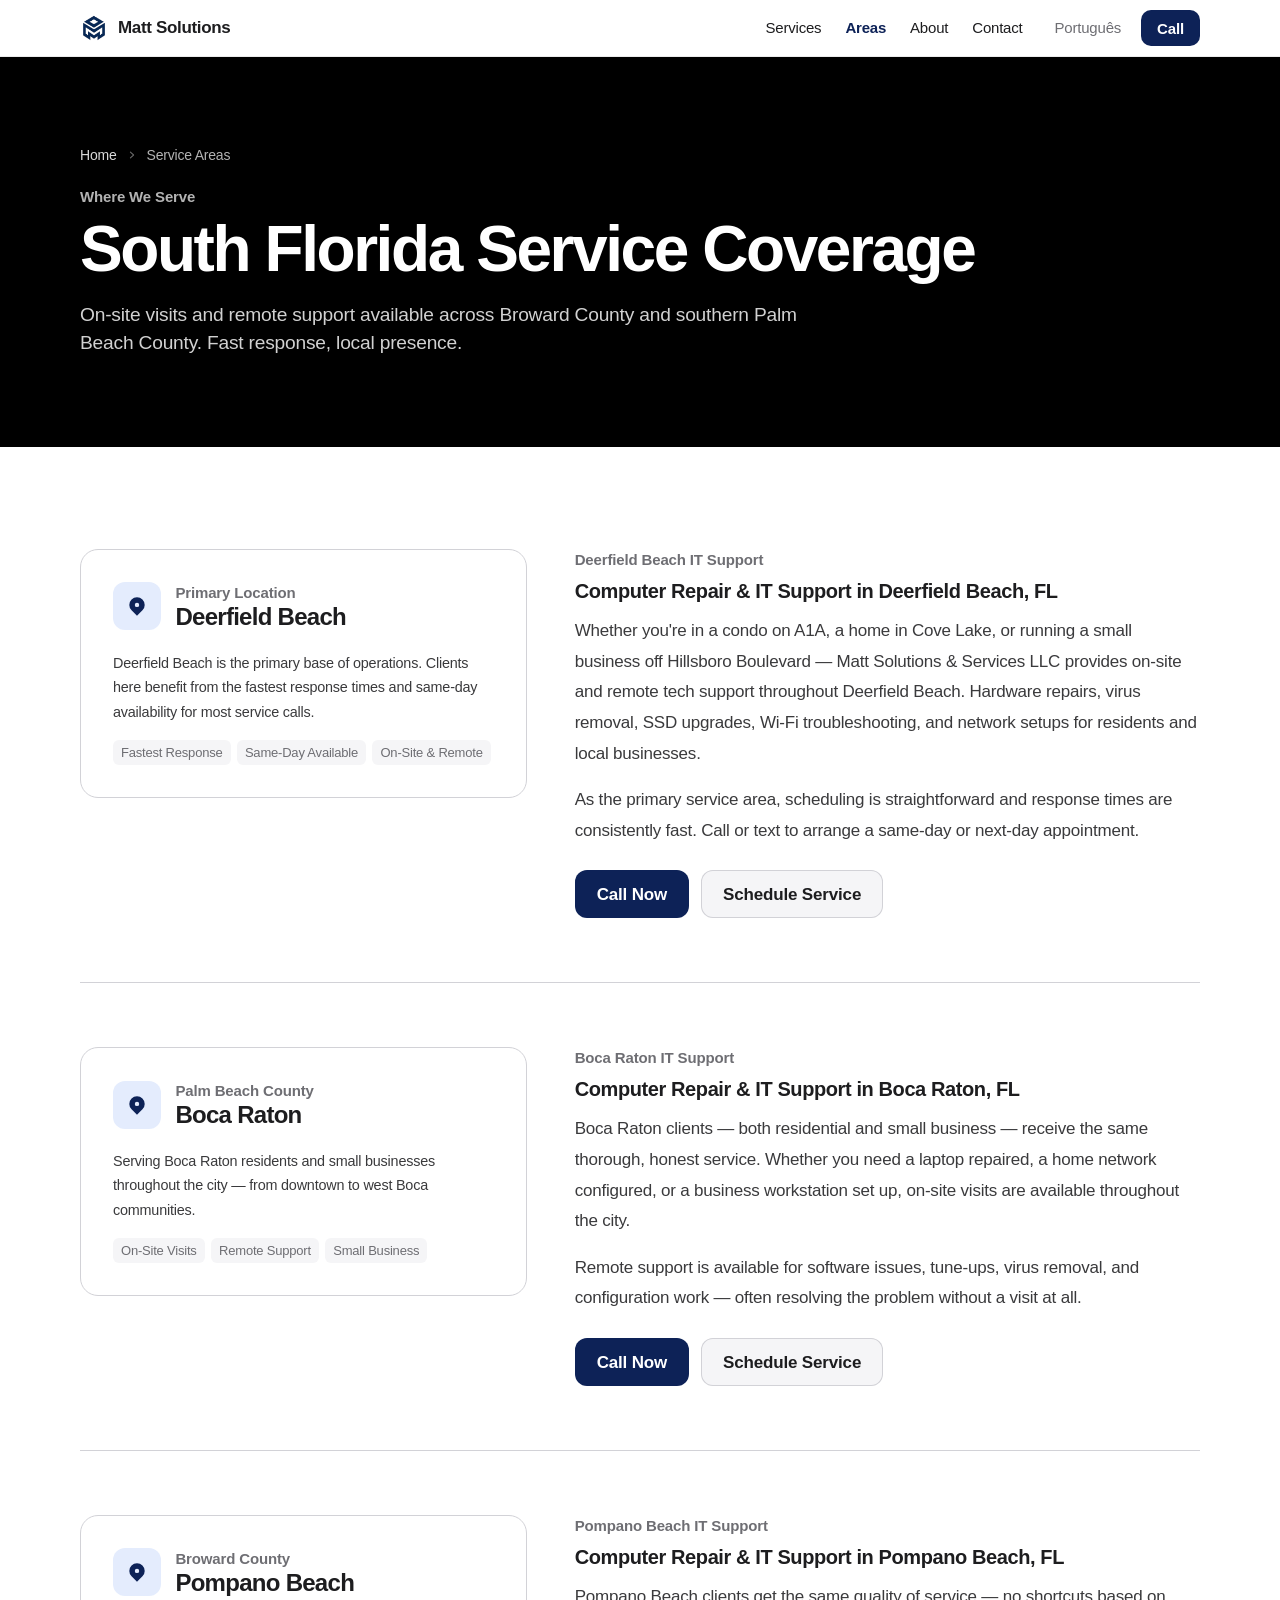
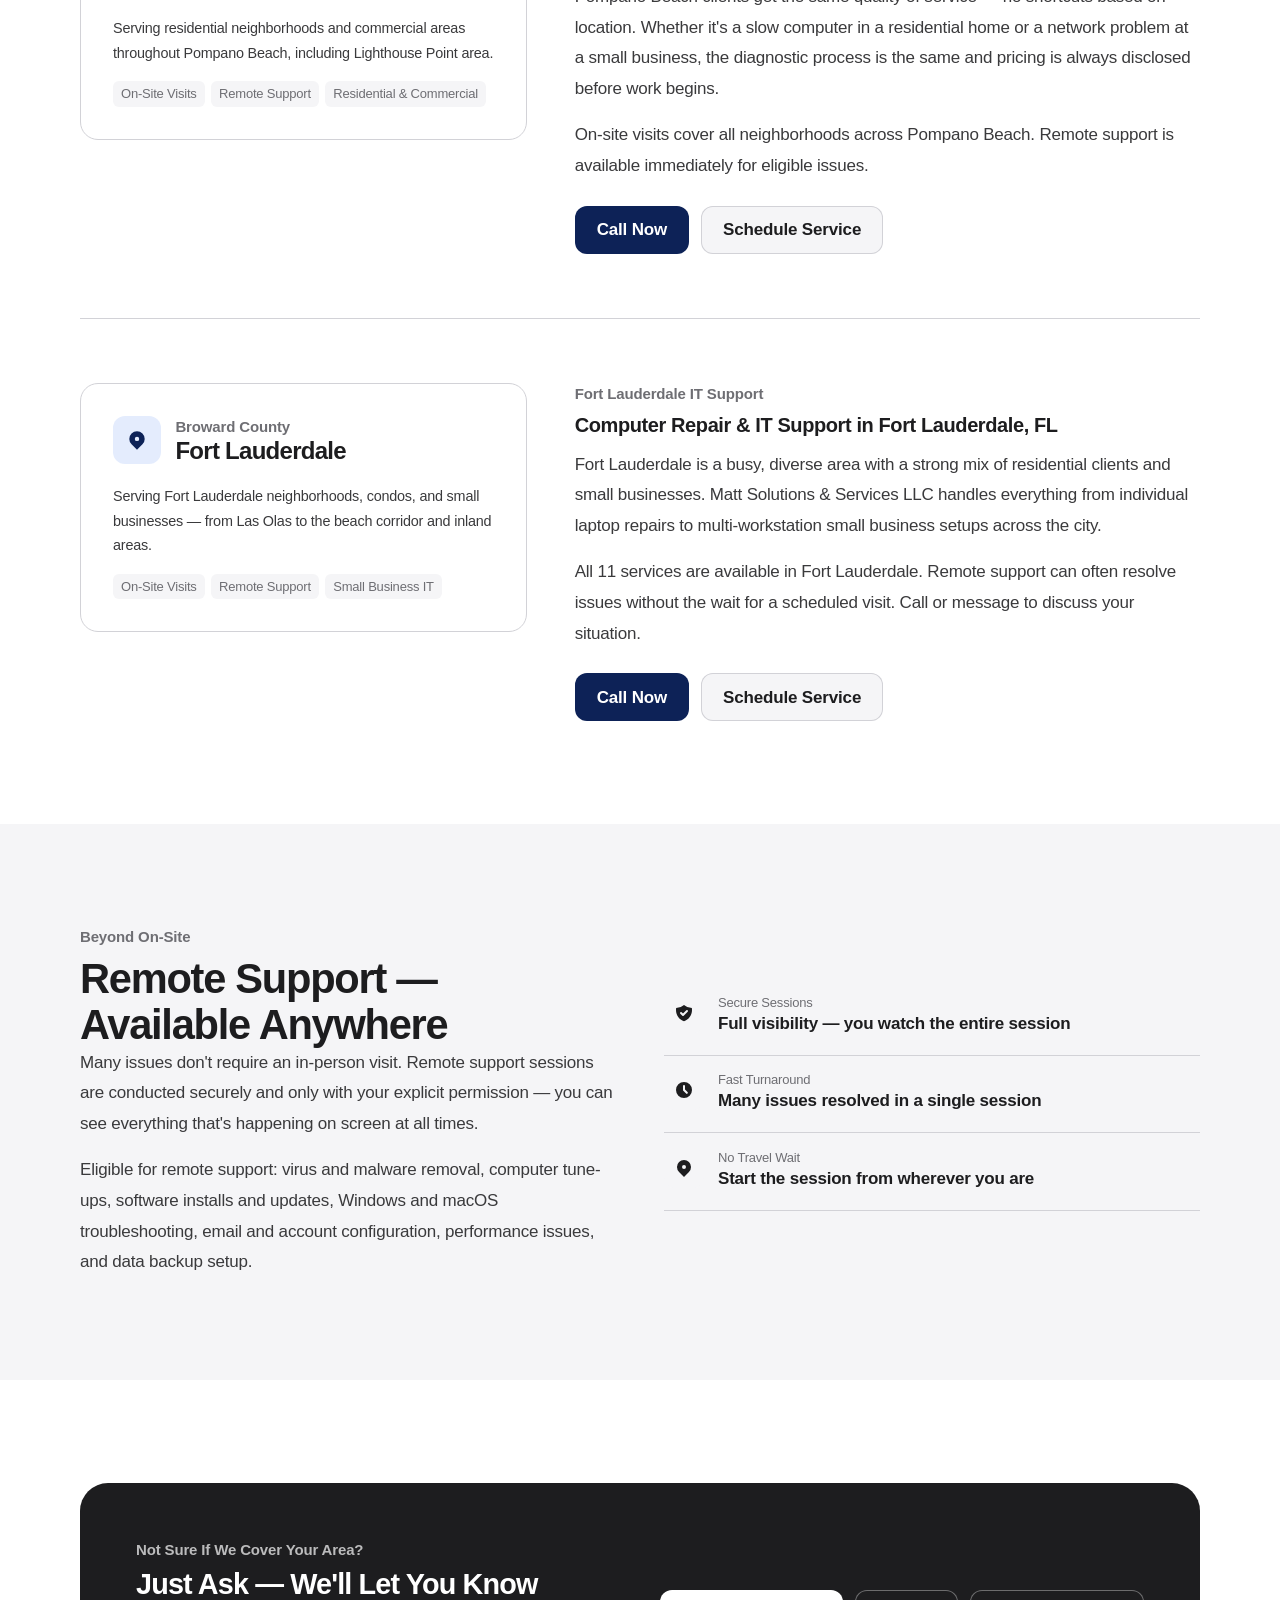
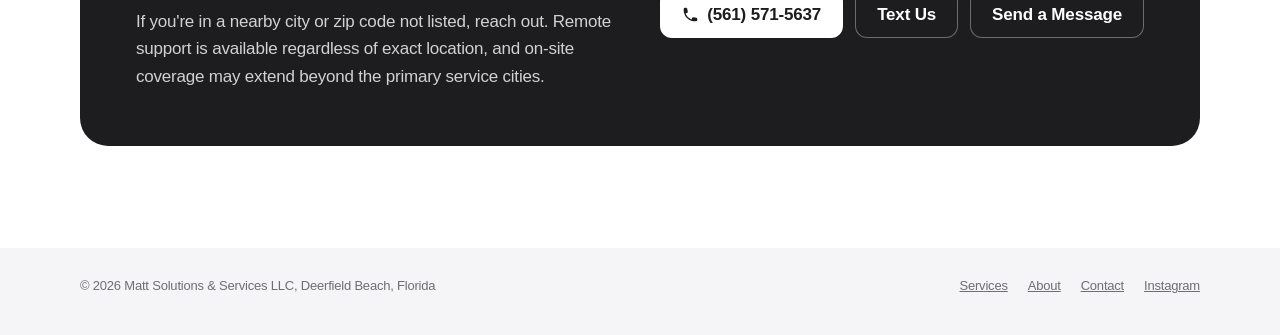
<file: service-areas.html>
<!DOCTYPE html>
<html lang="en">
<head>
  <meta charset="UTF-8" />
  <meta name="viewport" content="width=device-width, initial-scale=1.0" />
  <title>Service Areas | Matt Solutions & Services LLC — Deerfield Beach, Boca Raton, Pompano Beach, Fort Lauderdale</title>
  <meta name="description" content="Computer repair and IT support serving Deerfield Beach, Boca Raton, Pompano Beach, and Fort Lauderdale. On-site and remote service available across South Florida." />
  <link rel="canonical" href="https://mattsolutionsfl.com/service-areas.html" />
  <link rel="alternate" hreflang="en" href="https://mattsolutionsfl.com/service-areas.html" />
  <link rel="alternate" hreflang="pt-BR" href="https://mattsolutionsfl.com/service-areas-pt.html" />
  <link rel="alternate" hreflang="x-default" href="https://mattsolutionsfl.com/service-areas.html" />
  <meta property="og:type" content="website" />
  <meta property="og:title" content="Service Areas | Matt Solutions & Services LLC" />
  <meta property="og:description" content="On-site and remote IT support across Deerfield Beach, Boca Raton, Pompano Beach, and Fort Lauderdale." />
  <meta property="og:url" content="https://mattsolutionsfl.com/service-areas.html" />
  <meta property="og:site_name" content="Matt Solutions & Services LLC" />
    <!-- Favicon -->
    <link rel="icon" href="favicon.svg" type="image/svg+xml">
    <link rel="icon" href="logo.png" sizes="any" type="image/png">
    <link rel="apple-touch-icon" href="logo.png">
    <link rel="stylesheet" href="home.css?v=2" />
    <link rel="stylesheet" href="pages.css?v=2" />

  <script type="application/ld+json">
  {
    "@context": "https://schema.org",
    "@type": "LocalBusiness",
    "name": "Matt Solutions & Services LLC",
    "url": "https://mattsolutionsfl.com",
    "telephone": "+15615715637",
    "openingHours": "Mo-Su 08:00-22:00",
    "email": "mattsolutionsfl@gmail.com",
    "areaServed": [
      {
        "@type": "City",
        "name": "Deerfield Beach",
        "containedIn": {"@type": "State", "name": "Florida"}
      },
      {
        "@type": "City",
        "name": "Boca Raton",
        "containedIn": {"@type": "State", "name": "Florida"}
      },
      {
        "@type": "City",
        "name": "Pompano Beach",
        "containedIn": {"@type": "State", "name": "Florida"}
      },
      {
        "@type": "City",
        "name": "Fort Lauderdale",
        "containedIn": {"@type": "State", "name": "Florida"}
      }
    ]
  }
  </script>
  <script type="application/ld+json">
  {
    "@context": "https://schema.org",
    "@type": "LocalBusiness",
    "name": "Matt Solutions & Services LLC",
    "url": "https://mattsolutionsfl.com",
    "sameAs": [
      "https://instagram.com/mattsolutionsfl"
    ]
  }
  </script>
</head>
<body>

<a class="skip" href="#main">Skip to content</a>

<header class="nav">
  <div class="wrap nav-inner">
    <a class="brand" href="index.html" aria-label="Matt Solutions &amp; Services, home">
      <img src="logo-icon.png" alt="" width="28" height="28">
      <span>Matt Solutions</span>
    </a>
    <nav class="nav-links" aria-label="Main">
      <a href="services.html">Services</a>
      <a href="service-areas.html" aria-current="page">Areas</a>
      <a href="about.html">About</a>
      <a href="contact.html">Contact</a>
    </nav>
    <div class="nav-end">
      <a class="lang" href="service-areas-pt.html" lang="pt-BR">Português</a>
      <a class="btn btn-primary btn-small" href="tel:+15615715637">Call</a>
      <button class="menu-btn" type="button" aria-expanded="false" aria-controls="nav-sheet">Menu</button>
    </div>
  </div>
  <nav class="nav-sheet" id="nav-sheet" hidden aria-label="Main">
    <a href="index.html">Home</a>
    <a href="services.html">Services</a>
    <a href="service-areas.html" aria-current="page">Areas</a>
    <a href="about.html">About</a>
    <a href="contact.html">Contact</a>
    <a href="service-areas-pt.html" lang="pt-BR">Português</a>
    <a class="btn btn-primary" href="tel:+15615715637">Call (561) 571-5637</a>
  </nav>
</header>

<main id="main">
<!-- Page Hero -->
<section class="page-hero">
  <div class="container">
    <nav class="breadcrumb" aria-label="breadcrumb">
      <a href="index.html">Home</a>
      <svg xmlns="http://www.w3.org/2000/svg" viewBox="0 0 20 20" fill="currentColor" width="12" height="12"><path fill-rule="evenodd" d="M7.21 14.77a.75.75 0 01.02-1.06L11.168 10 7.23 6.29a.75.75 0 111.04-1.08l4.5 4.25a.75.75 0 010 1.08l-4.5 4.25a.75.75 0 01-1.06-.02z" clip-rule="evenodd" /></svg>
      <span>Service Areas</span>
    </nav>
    <div class="section-label">Where We Serve</div>
    <h1>South Florida Service Coverage</h1>
    <p>On-site visits and remote support available across Broward County and southern Palm Beach County. Fast response, local presence.</p>
  </div>
</section>

<!-- Areas Detail -->
<section class="section">
  <div class="container">

    <!-- Deerfield Beach -->
    <div style="display:grid; grid-template-columns:1fr 1.4fr; gap:3rem; align-items:start; margin-bottom:4rem;" class="area-section">
      <div>
        <div style="background:var(--navy-card); border:1px solid var(--border); border-radius:var(--radius-lg); padding:2rem;">
          <div style="display:flex; align-items:center; gap:0.9rem; margin-bottom:1.25rem;">
            <div style="width:48px;height:48px;background:rgba(37,99,235,0.12);border-radius:12px;display:flex;align-items:center;justify-content:center;color:var(--blue-bright);">
              <svg xmlns="http://www.w3.org/2000/svg" viewBox="0 0 20 20" fill="currentColor" width="22" height="22"><path fill-rule="evenodd" d="M5.05 4.05a7 7 0 119.9 9.9L10 18.9l-4.95-4.95a7 7 0 010-9.9zM10 11a2 2 0 100-4 2 2 0 000 4z" clip-rule="evenodd" /></svg>
            </div>
            <div>
              <div class="section-label" style="margin-bottom:0;">Primary Location</div>
              <h2 style="font-size:1.5rem;">Deerfield Beach</h2>
            </div>
          </div>
          <p style="color:var(--text-body); font-size:0.9rem; line-height:1.7; margin-bottom:1rem;">Deerfield Beach is the primary base of operations. Clients here benefit from the fastest response times and same-day availability for most service calls.</p>
          <div style="display:flex; flex-wrap:wrap; gap:0.4rem;">
            <span class="tag">Fastest Response</span>
            <span class="tag">Same-Day Available</span>
            <span class="tag">On-Site &amp; Remote</span>
          </div>
        </div>
      </div>
      <div>
        <div class="section-label">Deerfield Beach IT Support</div>
        <h3 style="font-size:1.25rem; margin-bottom:0.75rem;">Computer Repair &amp; IT Support in Deerfield Beach, FL</h3>
        <p style="color:var(--text-body); line-height:1.8; margin-bottom:1rem;">Whether you're in a condo on A1A, a home in Cove Lake, or running a small business off Hillsboro Boulevard — Matt Solutions &amp; Services LLC provides on-site and remote tech support throughout Deerfield Beach. Hardware repairs, virus removal, SSD upgrades, Wi-Fi troubleshooting, and network setups for residents and local businesses.</p>
        <p style="color:var(--text-body); line-height:1.8;">As the primary service area, scheduling is straightforward and response times are consistently fast. Call or text to arrange a same-day or next-day appointment.</p>
        <div style="margin-top:1.5rem; display:flex; gap:0.75rem; flex-wrap:wrap;">
          <a href="tel:+15615715637" class="btn btn-primary">Call Now</a>
          <a href="contact.html" class="btn btn-outline">Schedule Service</a>
        </div>
      </div>
    </div>

    <div class="divider"></div>

    <!-- Boca Raton -->
    <div style="display:grid; grid-template-columns:1fr 1.4fr; gap:3rem; align-items:start; margin-bottom:4rem; margin-top:3rem;" class="area-section">
      <div>
        <div style="background:var(--navy-card); border:1px solid var(--border); border-radius:var(--radius-lg); padding:2rem;">
          <div style="display:flex; align-items:center; gap:0.9rem; margin-bottom:1.25rem;">
            <div style="width:48px;height:48px;background:rgba(37,99,235,0.12);border-radius:12px;display:flex;align-items:center;justify-content:center;color:var(--blue-bright);">
              <svg xmlns="http://www.w3.org/2000/svg" viewBox="0 0 20 20" fill="currentColor" width="22" height="22"><path fill-rule="evenodd" d="M5.05 4.05a7 7 0 119.9 9.9L10 18.9l-4.95-4.95a7 7 0 010-9.9zM10 11a2 2 0 100-4 2 2 0 000 4z" clip-rule="evenodd" /></svg>
            </div>
            <div>
              <div class="section-label" style="margin-bottom:0;">Palm Beach County</div>
              <h2 style="font-size:1.5rem;">Boca Raton</h2>
            </div>
          </div>
          <p style="color:var(--text-body); font-size:0.9rem; line-height:1.7; margin-bottom:1rem;">Serving Boca Raton residents and small businesses throughout the city — from downtown to west Boca communities.</p>
          <div style="display:flex; flex-wrap:wrap; gap:0.4rem;">
            <span class="tag">On-Site Visits</span>
            <span class="tag">Remote Support</span>
            <span class="tag">Small Business</span>
          </div>
        </div>
      </div>
      <div>
        <div class="section-label">Boca Raton IT Support</div>
        <h3 style="font-size:1.25rem; margin-bottom:0.75rem;">Computer Repair &amp; IT Support in Boca Raton, FL</h3>
        <p style="color:var(--text-body); line-height:1.8; margin-bottom:1rem;">Boca Raton clients — both residential and small business — receive the same thorough, honest service. Whether you need a laptop repaired, a home network configured, or a business workstation set up, on-site visits are available throughout the city.</p>
        <p style="color:var(--text-body); line-height:1.8;">Remote support is available for software issues, tune-ups, virus removal, and configuration work — often resolving the problem without a visit at all.</p>
        <div style="margin-top:1.5rem; display:flex; gap:0.75rem; flex-wrap:wrap;">
          <a href="tel:+15615715637" class="btn btn-primary">Call Now</a>
          <a href="contact.html" class="btn btn-outline">Schedule Service</a>
        </div>
      </div>
    </div>

    <div class="divider"></div>

    <!-- Pompano Beach -->
    <div style="display:grid; grid-template-columns:1fr 1.4fr; gap:3rem; align-items:start; margin-bottom:4rem; margin-top:3rem;" class="area-section">
      <div>
        <div style="background:var(--navy-card); border:1px solid var(--border); border-radius:var(--radius-lg); padding:2rem;">
          <div style="display:flex; align-items:center; gap:0.9rem; margin-bottom:1.25rem;">
            <div style="width:48px;height:48px;background:rgba(37,99,235,0.12);border-radius:12px;display:flex;align-items:center;justify-content:center;color:var(--blue-bright);">
              <svg xmlns="http://www.w3.org/2000/svg" viewBox="0 0 20 20" fill="currentColor" width="22" height="22"><path fill-rule="evenodd" d="M5.05 4.05a7 7 0 119.9 9.9L10 18.9l-4.95-4.95a7 7 0 010-9.9zM10 11a2 2 0 100-4 2 2 0 000 4z" clip-rule="evenodd" /></svg>
            </div>
            <div>
              <div class="section-label" style="margin-bottom:0;">Broward County</div>
              <h2 style="font-size:1.5rem;">Pompano Beach</h2>
            </div>
          </div>
          <p style="color:var(--text-body); font-size:0.9rem; line-height:1.7; margin-bottom:1rem;">Serving residential neighborhoods and commercial areas throughout Pompano Beach, including Lighthouse Point area.</p>
          <div style="display:flex; flex-wrap:wrap; gap:0.4rem;">
            <span class="tag">On-Site Visits</span>
            <span class="tag">Remote Support</span>
            <span class="tag">Residential &amp; Commercial</span>
          </div>
        </div>
      </div>
      <div>
        <div class="section-label">Pompano Beach IT Support</div>
        <h3 style="font-size:1.25rem; margin-bottom:0.75rem;">Computer Repair &amp; IT Support in Pompano Beach, FL</h3>
        <p style="color:var(--text-body); line-height:1.8; margin-bottom:1rem;">Pompano Beach clients get the same quality of service — no shortcuts based on location. Whether it's a slow computer in a residential home or a network problem at a small business, the diagnostic process is the same and pricing is always disclosed before work begins.</p>
        <p style="color:var(--text-body); line-height:1.8;">On-site visits cover all neighborhoods across Pompano Beach. Remote support is available immediately for eligible issues.</p>
        <div style="margin-top:1.5rem; display:flex; gap:0.75rem; flex-wrap:wrap;">
          <a href="tel:+15615715637" class="btn btn-primary">Call Now</a>
          <a href="contact.html" class="btn btn-outline">Schedule Service</a>
        </div>
      </div>
    </div>

    <div class="divider"></div>

    <!-- Fort Lauderdale -->
    <div style="display:grid; grid-template-columns:1fr 1.4fr; gap:3rem; align-items:start; margin-top:3rem;" class="area-section">
      <div>
        <div style="background:var(--navy-card); border:1px solid var(--border); border-radius:var(--radius-lg); padding:2rem;">
          <div style="display:flex; align-items:center; gap:0.9rem; margin-bottom:1.25rem;">
            <div style="width:48px;height:48px;background:rgba(37,99,235,0.12);border-radius:12px;display:flex;align-items:center;justify-content:center;color:var(--blue-bright);">
              <svg xmlns="http://www.w3.org/2000/svg" viewBox="0 0 20 20" fill="currentColor" width="22" height="22"><path fill-rule="evenodd" d="M5.05 4.05a7 7 0 119.9 9.9L10 18.9l-4.95-4.95a7 7 0 010-9.9zM10 11a2 2 0 100-4 2 2 0 000 4z" clip-rule="evenodd" /></svg>
            </div>
            <div>
              <div class="section-label" style="margin-bottom:0;">Broward County</div>
              <h2 style="font-size:1.5rem;">Fort Lauderdale</h2>
            </div>
          </div>
          <p style="color:var(--text-body); font-size:0.9rem; line-height:1.7; margin-bottom:1rem;">Serving Fort Lauderdale neighborhoods, condos, and small businesses — from Las Olas to the beach corridor and inland areas.</p>
          <div style="display:flex; flex-wrap:wrap; gap:0.4rem;">
            <span class="tag">On-Site Visits</span>
            <span class="tag">Remote Support</span>
            <span class="tag">Small Business IT</span>
          </div>
        </div>
      </div>
      <div>
        <div class="section-label">Fort Lauderdale IT Support</div>
        <h3 style="font-size:1.25rem; margin-bottom:0.75rem;">Computer Repair &amp; IT Support in Fort Lauderdale, FL</h3>
        <p style="color:var(--text-body); line-height:1.8; margin-bottom:1rem;">Fort Lauderdale is a busy, diverse area with a strong mix of residential clients and small businesses. Matt Solutions &amp; Services LLC handles everything from individual laptop repairs to multi-workstation small business setups across the city.</p>
        <p style="color:var(--text-body); line-height:1.8;">All 11 services are available in Fort Lauderdale. Remote support can often resolve issues without the wait for a scheduled visit. Call or message to discuss your situation.</p>
        <div style="margin-top:1.5rem; display:flex; gap:0.75rem; flex-wrap:wrap;">
          <a href="tel:+15615715637" class="btn btn-primary">Call Now</a>
          <a href="contact.html" class="btn btn-outline">Schedule Service</a>
        </div>
      </div>
    </div>

  </div>
</section>

<!-- Remote Support Note -->
<section class="section section-alt">
  <div class="container">
    <div style="display:grid; grid-template-columns:1fr 1fr; gap:3rem; align-items:center;">
      <div>
        <div class="section-label">Beyond On-Site</div>
        <h2 class="section-title">Remote Support — Available Anywhere</h2>
        <p style="color:var(--text-body); line-height:1.8; margin-bottom:1rem;">Many issues don't require an in-person visit. Remote support sessions are conducted securely and only with your explicit permission — you can see everything that's happening on screen at all times.</p>
        <p style="color:var(--text-body); line-height:1.8;">Eligible for remote support: virus and malware removal, computer tune-ups, software installs and updates, Windows and macOS troubleshooting, email and account configuration, performance issues, and data backup setup.</p>
      </div>
      <div style="display:flex; flex-direction:column; gap:0.9rem;">
        <div class="contact-info-item">
          <div class="contact-info-icon">
            <svg xmlns="http://www.w3.org/2000/svg" viewBox="0 0 20 20" fill="currentColor"><path fill-rule="evenodd" d="M2.166 4.999A11.954 11.954 0 0010 1.944 11.954 11.954 0 0017.834 5c.11.65.166 1.32.166 2.001 0 5.225-3.34 9.67-8 11.317C5.34 16.67 2 12.225 2 7c0-.682.057-1.35.166-2.001zm11.541 3.708a1 1 0 00-1.414-1.414L9 10.586 7.707 9.293a1 1 0 00-1.414 1.414l2 2a1 1 0 001.414 0l4-4z" clip-rule="evenodd" /></svg>
          </div>
          <div>
            <div class="contact-info-label">Secure Sessions</div>
            <div class="contact-info-value">Full visibility — you watch the entire session</div>
          </div>
        </div>
        <div class="contact-info-item">
          <div class="contact-info-icon">
            <svg xmlns="http://www.w3.org/2000/svg" viewBox="0 0 20 20" fill="currentColor"><path fill-rule="evenodd" d="M10 18a8 8 0 100-16 8 8 0 000 16zm1-12a1 1 0 10-2 0v4a1 1 0 00.293.707l2.828 2.829a1 1 0 101.415-1.415L11 9.586V6z" clip-rule="evenodd" /></svg>
          </div>
          <div>
            <div class="contact-info-label">Fast Turnaround</div>
            <div class="contact-info-value">Many issues resolved in a single session</div>
          </div>
        </div>
        <div class="contact-info-item">
          <div class="contact-info-icon">
            <svg xmlns="http://www.w3.org/2000/svg" viewBox="0 0 20 20" fill="currentColor"><path fill-rule="evenodd" d="M5.05 4.05a7 7 0 119.9 9.9L10 18.9l-4.95-4.95a7 7 0 010-9.9zM10 11a2 2 0 100-4 2 2 0 000 4z" clip-rule="evenodd" /></svg>
          </div>
          <div>
            <div class="contact-info-label">No Travel Wait</div>
            <div class="contact-info-value">Start the session from wherever you are</div>
          </div>
        </div>
      </div>
    </div>
  </div>
</section>

<!-- CTA -->
<section class="section">
  <div class="container">
    <div class="cta-banner">
      <div>
        <div class="section-label">Not Sure If We Cover Your Area?</div>
        <h2 style="font-size:1.8rem; margin-bottom:0.5rem;">Just Ask — We'll Let You Know</h2>
        <p style="color:rgba(255,255,255,0.6); max-width:480px;">If you're in a nearby city or zip code not listed, reach out. Remote support is available regardless of exact location, and on-site coverage may extend beyond the primary service cities.</p>
      </div>
      <div class="cta-actions">
        <a href="tel:+15615715637" class="btn btn-primary">
          <svg xmlns="http://www.w3.org/2000/svg" viewBox="0 0 20 20" fill="currentColor" width="16" height="16"><path fill-rule="evenodd" d="M2 3.5A1.5 1.5 0 013.5 2h1.148a1.5 1.5 0 011.465 1.175l.716 3.223a1.5 1.5 0 01-1.052 1.767l-.933.267c-.41.117-.643.555-.48.95a11.542 11.542 0 006.254 6.254c.395.163.833-.07.95-.48l.267-.933a1.5 1.5 0 011.767-1.052l3.223.716A1.5 1.5 0 0118 15.352V16.5a1.5 1.5 0 01-1.5 1.5H15c-1.149 0-2.263-.15-3.326-.43A13.022 13.022 0 012.43 8.326 13.019 13.019 0 012 5V3.5z" clip-rule="evenodd" /></svg>
          (561) 571-5637
        </a>
        <a href="sms:+15615715637" class="btn btn-sms">Text Us</a>
        <a href="contact.html" class="btn btn-outline">Send a Message</a>
      </div>
    </div>
  </div>
</section>
</main>

<footer class="foot">
  <div class="wrap foot-inner">
    <p>&copy; <span data-year>2026</span> Matt Solutions &amp; Services LLC, Deerfield Beach, Florida</p>
    <nav aria-label="Footer">
      <a href="services.html">Services</a>
      <a href="about.html">About</a>
      <a href="contact.html">Contact</a>
      <a href="https://instagram.com/mattsolutionsfl" rel="noopener">Instagram</a>
    </nav>
  </div>
</footer>

<div id="toast"></div>
<script src="nav.js?v=1"></script>
<script src="pages.js?v=2"></script>
</body>
</html>
</file>
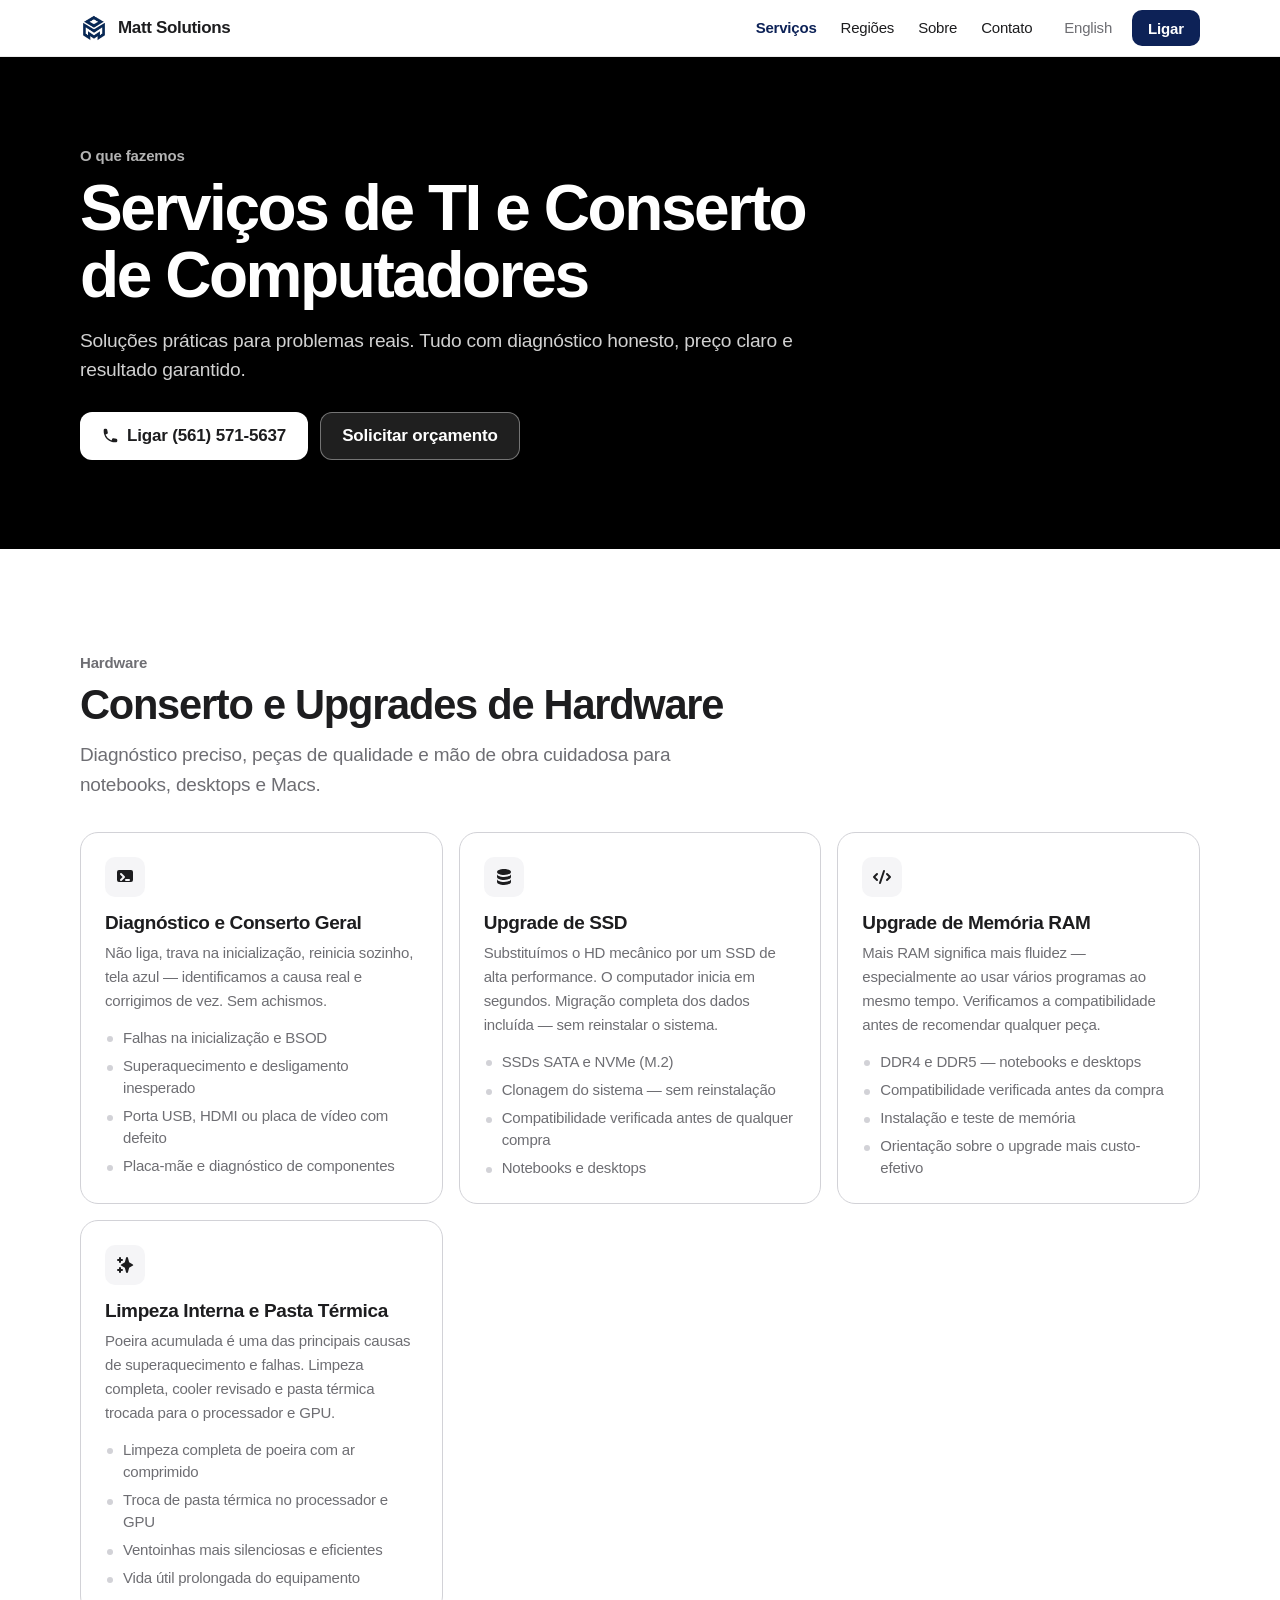
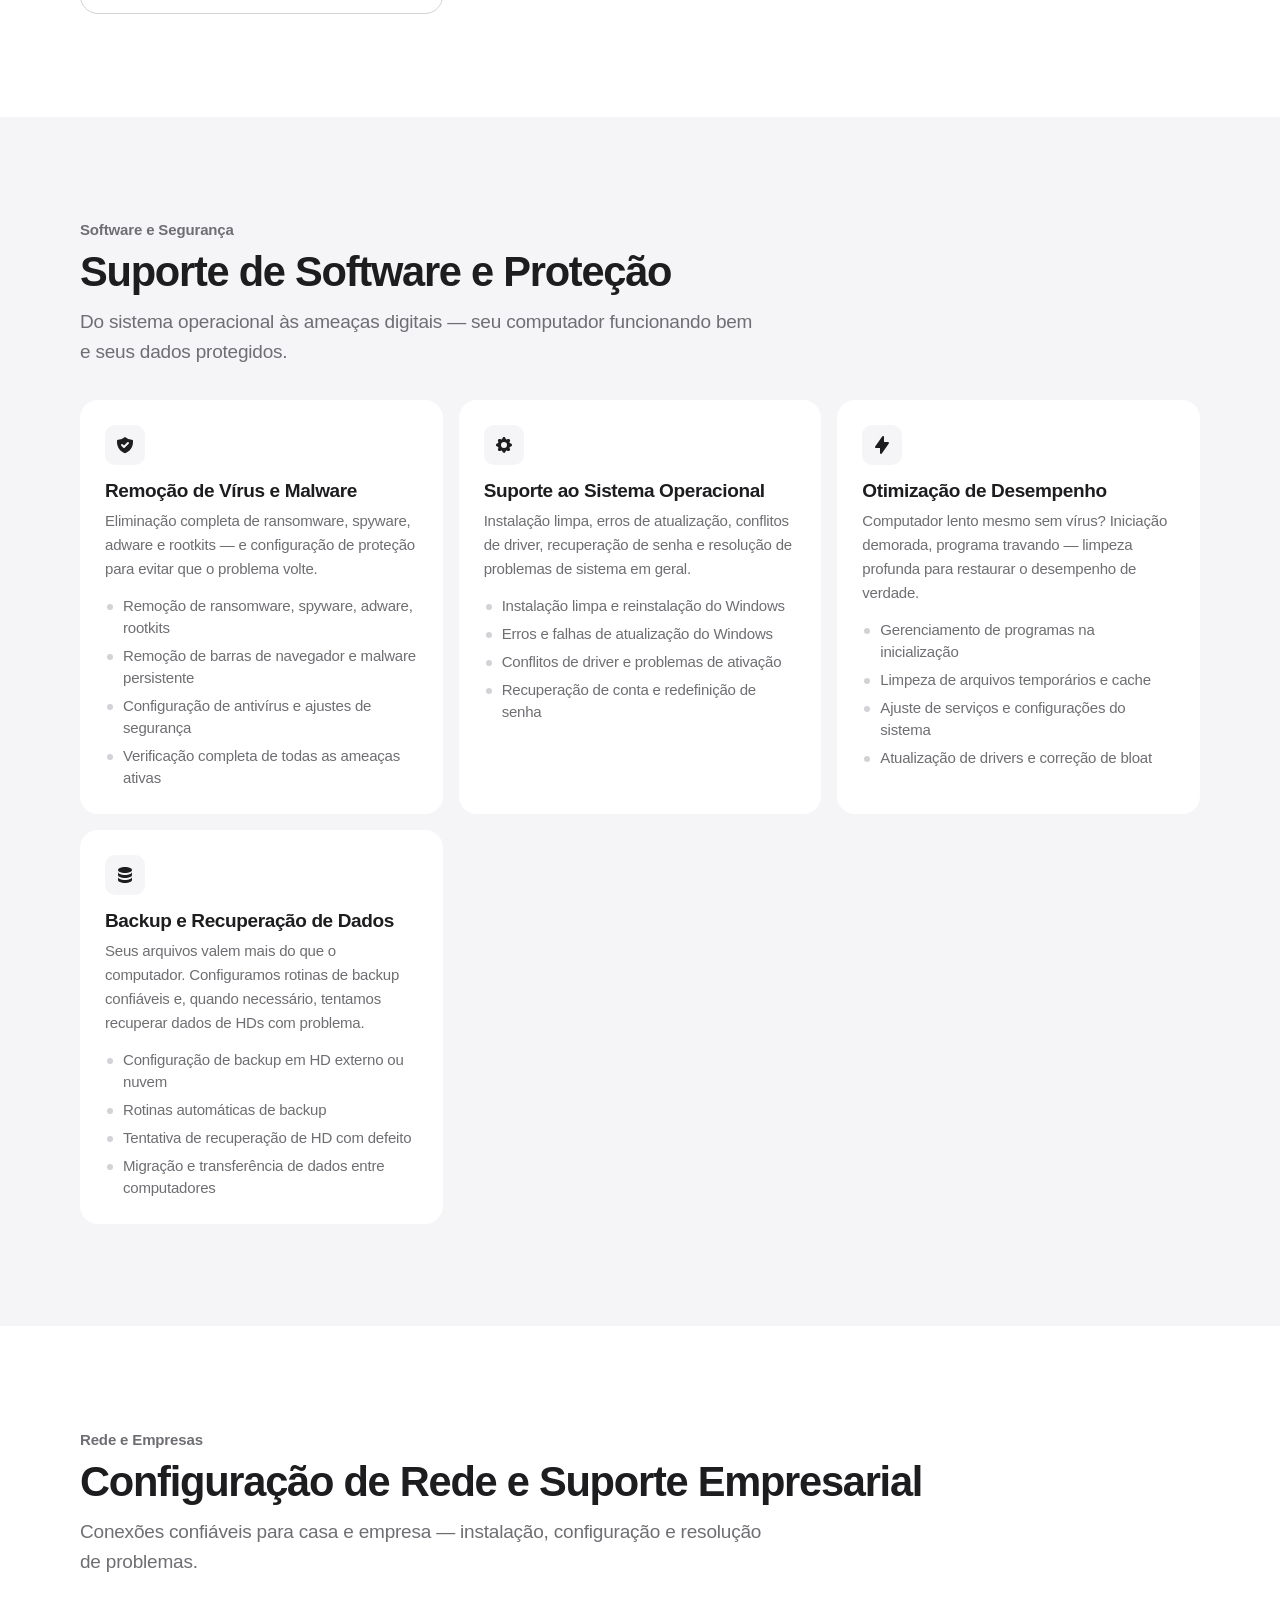
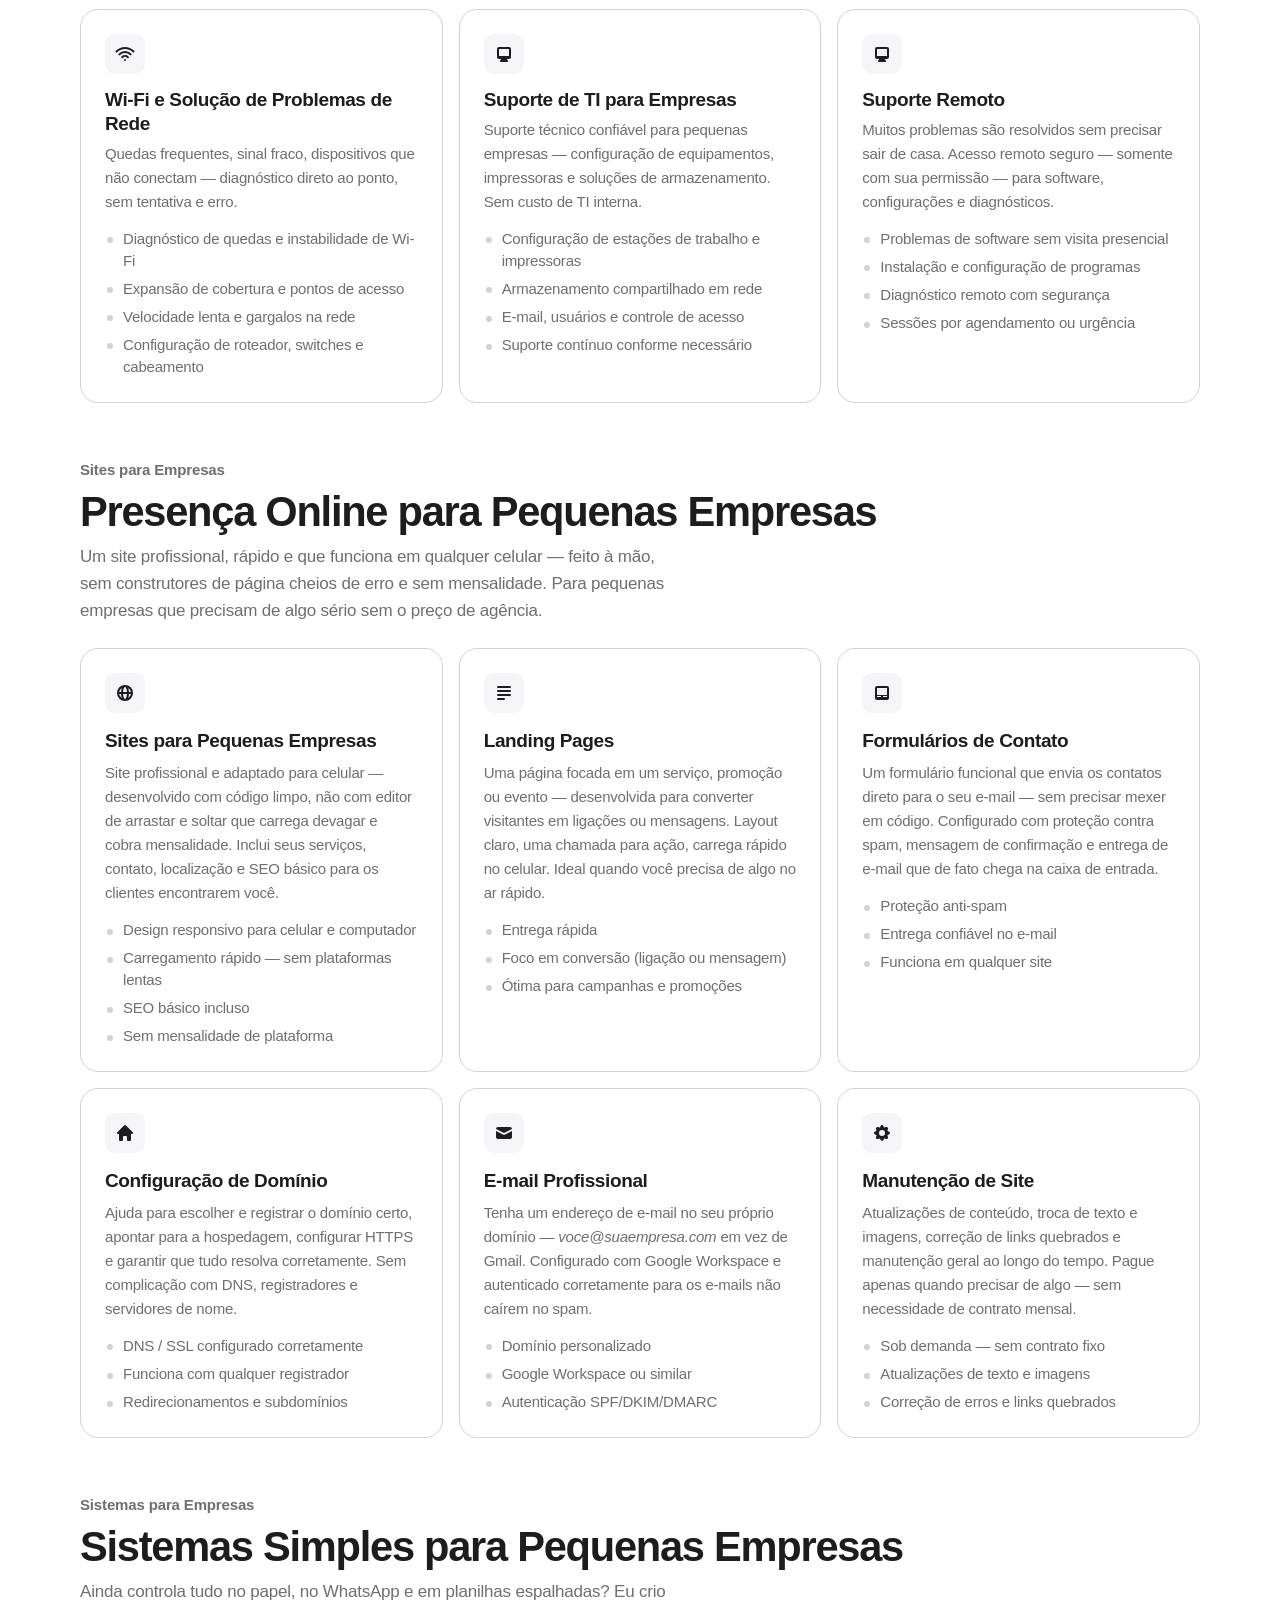
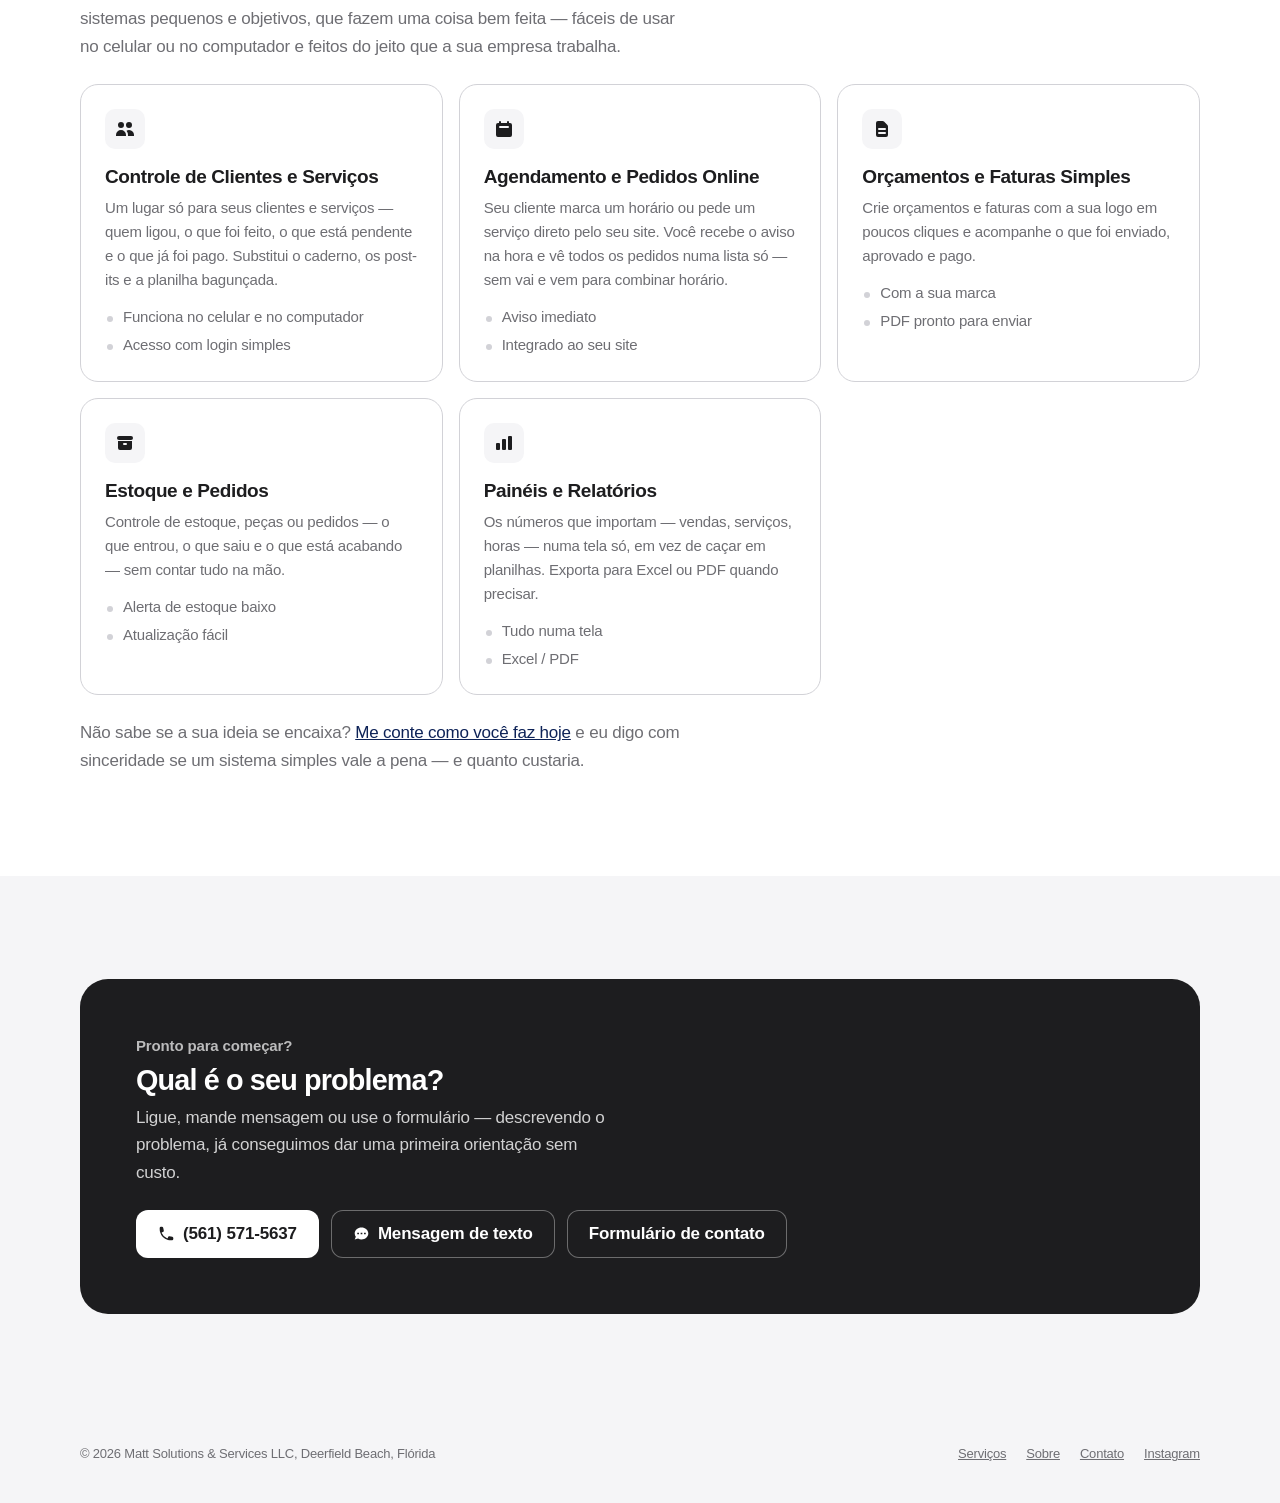
<file: services-pt.html>
<!DOCTYPE html>
<html lang="pt-BR">
<head>
  <meta charset="UTF-8" />
  <meta name="viewport" content="width=device-width, initial-scale=1.0" />
  <title>Serviços de TI, Conserto de Computadores e Sites | Matt Solutions</title>
  <meta name="description" content="Conserto de computadores, remoção de vírus, upgrade de SSD/RAM, configuração de rede, suporte remoto e muito mais no Sul da Flórida. Ligue (561) 571-5637." />
  <link rel="canonical" href="https://mattsolutionsfl.com/services-pt.html" />
  <link rel="alternate" hreflang="en" href="https://mattsolutionsfl.com/services.html" />
  <link rel="alternate" hreflang="pt-BR" href="https://mattsolutionsfl.com/services-pt.html" />
  <link rel="alternate" hreflang="x-default" href="https://mattsolutionsfl.com/services.html" />
  <meta property="og:type" content="website" />
  <meta property="og:title" content="Serviços | Matt Solutions & Services LLC" />
  <meta property="og:description" content="Conserto de computadores, remoção de vírus, upgrades de hardware e suporte de TI no Sul da Flórida." />
  <meta property="og:url" content="https://mattsolutionsfl.com/services-pt.html" />
  <meta property="og:site_name" content="Matt Solutions & Services LLC" />
  <meta property="og:image" content="https://mattsolutionsfl.com/og-image.jpg" />
    <!-- Favicon -->
    <link rel="icon" href="favicon.svg" type="image/svg+xml">
    <link rel="icon" href="logo.png" sizes="any" type="image/png">
    <link rel="apple-touch-icon" href="logo.png">
    <link rel="stylesheet" href="home.css?v=2" />
    <link rel="stylesheet" href="pages.css?v=2" />
  <script type="application/ld+json">
  {
    "@context": "https://schema.org",
    "@type": "LocalBusiness",
    "name": "Matt Solutions & Services LLC",
    "url": "https://mattsolutionsfl.com",
    "telephone": "+15615715637",
    "openingHours": "Mo-Su 08:00-22:00",
    "email": "mattsolutionsfl@gmail.com"
  }
  </script>
  <script type="application/ld+json">
  {
    "@context": "https://schema.org",
    "@type": "LocalBusiness",
    "name": "Matt Solutions & Services LLC",
    "url": "https://mattsolutionsfl.com",
    "sameAs": [
      "https://instagram.com/mattsolutionsfl"
    ]
  }
  </script>
</head>
<body>

<a class="skip" href="#main">Pular para o conteúdo</a>

<header class="nav">
  <div class="wrap nav-inner">
    <a class="brand" href="index-pt.html" aria-label="Matt Solutions &amp; Services, início">
      <img src="logo-icon.png" alt="" width="28" height="28">
      <span>Matt Solutions</span>
    </a>
    <nav class="nav-links" aria-label="Principal">
      <a href="services-pt.html" aria-current="page">Serviços</a>
      <a href="service-areas-pt.html">Regiões</a>
      <a href="about-pt.html">Sobre</a>
      <a href="contact-pt.html">Contato</a>
    </nav>
    <div class="nav-end">
      <a class="lang" href="services.html" lang="en">English</a>
      <a class="btn btn-primary btn-small" href="tel:+15615715637">Ligar</a>
      <button class="menu-btn" type="button" aria-expanded="false" aria-controls="nav-sheet">Menu</button>
    </div>
  </div>
  <nav class="nav-sheet" id="nav-sheet" hidden aria-label="Principal">
    <a href="index-pt.html">Início</a>
    <a href="services-pt.html" aria-current="page">Serviços</a>
    <a href="service-areas-pt.html">Regiões</a>
    <a href="about-pt.html">Sobre</a>
    <a href="contact-pt.html">Contato</a>
    <a href="services.html" lang="en">English</a>
    <a class="btn btn-primary" href="tel:+15615715637">Ligar (561) 571-5637</a>
  </nav>
</header>

<main id="main">
<!-- PAGE HEADER -->
<section class="page-hero">
  <div class="container">
    <div class="page-hero-inner">
      <div class="section-label">O que fazemos</div>
      <h1 class="page-hero-title">Serviços de TI e Conserto de Computadores</h1>
      <p class="page-hero-sub">Soluções práticas para problemas reais. Tudo com diagnóstico honesto, preço claro e resultado garantido.</p>
      <div class="page-hero-actions">
        <a href="tel:+15615715637" class="btn btn-primary">
          <svg xmlns="http://www.w3.org/2000/svg" viewBox="0 0 20 20" fill="currentColor" width="16" height="16"><path fill-rule="evenodd" d="M2 3.5A1.5 1.5 0 013.5 2h1.148a1.5 1.5 0 011.465 1.175l.716 3.223a1.5 1.5 0 01-1.052 1.767l-.933.267c-.41.117-.643.555-.48.95a11.542 11.542 0 006.254 6.254c.395.163.833-.07.95-.48l.267-.933a1.5 1.5 0 011.767-1.052l3.223.716A1.5 1.5 0 0118 15.352V16.5a1.5 1.5 0 01-1.5 1.5H15c-1.149 0-2.263-.15-3.326-.43A13.022 13.022 0 012.43 8.326 13.019 13.019 0 012 5V3.5z" clip-rule="evenodd" /></svg>
          Ligar (561) 571-5637
        </a>
        <a href="contact-pt.html" class="btn btn-outline">Solicitar orçamento</a>
      </div>
    </div>
  </div>
</section>

<!-- HARDWARE -->
<section class="section" id="hardware">
  <div class="container">
    <div class="section-intro">
      <div class="section-label">Hardware</div>
      <h2 class="section-title">Conserto e Upgrades de Hardware</h2>
      <p class="section-sub">Diagnóstico preciso, peças de qualidade e mão de obra cuidadosa para notebooks, desktops e Macs.</p>
    </div>
    <div class="services-detail-grid">

      <div class="service-detail-card">
        <div class="sdc-icon"><svg xmlns="http://www.w3.org/2000/svg" viewBox="0 0 20 20" fill="currentColor"><path fill-rule="evenodd" d="M2 5a2 2 0 012-2h12a2 2 0 012 2v8a2 2 0 01-2 2H4a2 2 0 01-2-2V5zm3.293 1.293a1 1 0 011.414 0l3 3a1 1 0 010 1.414l-3 3a1 1 0 01-1.414-1.414L7.586 10 5.293 7.707a1 1 0 010-1.414zM11 12a1 1 0 100 2h3a1 1 0 100-2h-3z" clip-rule="evenodd" /></svg></div>
        <div class="sdc-content">
          <h3>Diagnóstico e Conserto Geral</h3>
          <p>Não liga, trava na inicialização, reinicia sozinho, tela azul — identificamos a causa real e corrigimos de vez. Sem achismos.</p>
          <ul class="sdc-list">
            <li>Falhas na inicialização e BSOD</li>
            <li>Superaquecimento e desligamento inesperado</li>
            <li>Porta USB, HDMI ou placa de vídeo com defeito</li>
            <li>Placa-mãe e diagnóstico de componentes</li>
          </ul>
        </div>
      </div>

      <div class="service-detail-card">
        <div class="sdc-icon"><svg xmlns="http://www.w3.org/2000/svg" viewBox="0 0 20 20" fill="currentColor"><path d="M3 12v3c0 1.657 3.134 3 7 3s7-1.343 7-3v-3c0 1.657-3.134 3-7 3s-7-1.343-7-3z"/><path d="M3 7v3c0 1.657 3.134 3 7 3s7-1.343 7-3V7c0 1.657-3.134 3-7 3S3 8.657 3 7z"/><path d="M17 5c0 1.657-3.134 3-7 3S3 6.657 3 5s3.134-3 7-3 7 1.343 7 3z"/></svg></div>
        <div class="sdc-content">
          <h3>Upgrade de SSD</h3>
          <p>Substituímos o HD mecânico por um SSD de alta performance. O computador inicia em segundos. Migração completa dos dados incluída — sem reinstalar o sistema.</p>
          <ul class="sdc-list">
            <li>SSDs SATA e NVMe (M.2)</li>
            <li>Clonagem do sistema — sem reinstalação</li>
            <li>Compatibilidade verificada antes de qualquer compra</li>
            <li>Notebooks e desktops</li>
          </ul>
        </div>
      </div>

      <div class="service-detail-card">
        <div class="sdc-icon"><svg xmlns="http://www.w3.org/2000/svg" viewBox="0 0 20 20" fill="currentColor"><path fill-rule="evenodd" d="M12.316 3.051a1 1 0 01.633 1.265l-4 12a1 1 0 11-1.898-.632l4-12a1 1 0 011.265-.633zM5.707 6.293a1 1 0 010 1.414L3.414 10l2.293 2.293a1 1 0 11-1.414 1.414l-3-3a1 1 0 010-1.414l3-3a1 1 0 011.414 0zm8.586 0a1 1 0 011.414 0l3 3a1 1 0 010 1.414l-3 3a1 1 0 11-1.414-1.414L16.586 10l-2.293-2.293a1 1 0 010-1.414z" clip-rule="evenodd" /></svg></div>
        <div class="sdc-content">
          <h3>Upgrade de Memória RAM</h3>
          <p>Mais RAM significa mais fluidez — especialmente ao usar vários programas ao mesmo tempo. Verificamos a compatibilidade antes de recomendar qualquer peça.</p>
          <ul class="sdc-list">
            <li>DDR4 e DDR5 — notebooks e desktops</li>
            <li>Compatibilidade verificada antes da compra</li>
            <li>Instalação e teste de memória</li>
            <li>Orientação sobre o upgrade mais custo-efetivo</li>
          </ul>
        </div>
      </div>

      <div class="service-detail-card">
        <div class="sdc-icon"><svg xmlns="http://www.w3.org/2000/svg" viewBox="0 0 20 20" fill="currentColor"><path fill-rule="evenodd" d="M5 2a1 1 0 011 1v1h1a1 1 0 010 2H6v1a1 1 0 01-2 0V6H3a1 1 0 010-2h1V3a1 1 0 011-1zm0 10a1 1 0 011 1v1h1a1 1 0 110 2H6v1a1 1 0 11-2 0v-1H3a1 1 0 110-2h1v-1a1 1 0 011-1zM12 2a1 1 0 01.967.744L14.146 7.2 17.5 9.134a1 1 0 010 1.732l-3.354 1.935-1.18 4.455a1 1 0 01-1.933 0L9.854 12.8 6.5 10.866a1 1 0 010-1.732l3.354-1.935 1.18-4.455A1 1 0 0112 2z" clip-rule="evenodd" /></svg></div>
        <div class="sdc-content">
          <h3>Limpeza Interna e Pasta Térmica</h3>
          <p>Poeira acumulada é uma das principais causas de superaquecimento e falhas. Limpeza completa, cooler revisado e pasta térmica trocada para o processador e GPU.</p>
          <ul class="sdc-list">
            <li>Limpeza completa de poeira com ar comprimido</li>
            <li>Troca de pasta térmica no processador e GPU</li>
            <li>Ventoinhas mais silenciosas e eficientes</li>
            <li>Vida útil prolongada do equipamento</li>
          </ul>
        </div>
      </div>

    </div>
  </div>
</section>

<!-- SOFTWARE -->
<section class="section section-alt" id="software">
  <div class="container">
    <div class="section-intro">
      <div class="section-label">Software e Segurança</div>
      <h2 class="section-title">Suporte de Software e Proteção</h2>
      <p class="section-sub">Do sistema operacional às ameaças digitais — seu computador funcionando bem e seus dados protegidos.</p>
    </div>
    <div class="services-detail-grid">

      <div class="service-detail-card">
        <div class="sdc-icon"><svg xmlns="http://www.w3.org/2000/svg" viewBox="0 0 20 20" fill="currentColor"><path fill-rule="evenodd" d="M2.166 4.999A11.954 11.954 0 0010 1.944 11.954 11.954 0 0017.834 5c.11.65.166 1.32.166 2.001 0 5.225-3.34 9.67-8 11.317C5.34 16.67 2 12.225 2 7c0-.682.057-1.35.166-2.001zm11.541 3.708a1 1 0 00-1.414-1.414L9 10.586 7.707 9.293a1 1 0 00-1.414 1.414l2 2a1 1 0 001.414 0l4-4z" clip-rule="evenodd" /></svg></div>
        <div class="sdc-content">
          <h3>Remoção de Vírus e Malware</h3>
          <p>Eliminação completa de ransomware, spyware, adware e rootkits — e configuração de proteção para evitar que o problema volte.</p>
          <ul class="sdc-list">
            <li>Remoção de ransomware, spyware, adware, rootkits</li>
            <li>Remoção de barras de navegador e malware persistente</li>
            <li>Configuração de antivírus e ajustes de segurança</li>
            <li>Verificação completa de todas as ameaças ativas</li>
          </ul>
        </div>
      </div>

      <div class="service-detail-card">
        <div class="sdc-icon"><svg xmlns="http://www.w3.org/2000/svg" viewBox="0 0 20 20" fill="currentColor"><path fill-rule="evenodd" d="M11.49 3.17c-.38-1.56-2.6-1.56-2.98 0a1.532 1.532 0 01-2.286.948c-1.372-.836-2.942.734-2.106 2.106.54.886.061 2.042-.947 2.287-1.561.379-1.561 2.6 0 2.978a1.532 1.532 0 01.947 2.287c-.836 1.372.734 2.942 2.106 2.106a1.532 1.532 0 012.287.947c.379 1.561 2.6 1.561 2.978 0a1.533 1.533 0 012.287-.947c1.372.836 2.942-.734 2.106-2.106a1.533 1.533 0 01.947-2.287c1.561-.379 1.561-2.6 0-2.978a1.532 1.532 0 01-.947-2.287c.836-1.372-.734-2.942-2.106-2.106a1.532 1.532 0 01-2.287-.947zM10 13a3 3 0 100-6 3 3 0 000 6z" clip-rule="evenodd" /></svg></div>
        <div class="sdc-content">
          <h3>Suporte ao Sistema Operacional</h3>
          <p>Instalação limpa, erros de atualização, conflitos de driver, recuperação de senha e resolução de problemas de sistema em geral.</p>
          <ul class="sdc-list">
            <li>Instalação limpa e reinstalação do Windows</li>
            <li>Erros e falhas de atualização do Windows</li>
            <li>Conflitos de driver e problemas de ativação</li>
            <li>Recuperação de conta e redefinição de senha</li>
          </ul>
        </div>
      </div>

      <div class="service-detail-card">
        <div class="sdc-icon"><svg xmlns="http://www.w3.org/2000/svg" viewBox="0 0 20 20" fill="currentColor"><path fill-rule="evenodd" d="M11.3 1.046A1 1 0 0112 2v5h4a1 1 0 01.82 1.573l-7 10A1 1 0 018 18v-5H4a1 1 0 01-.82-1.573l7-10a1 1 0 011.12-.38z" clip-rule="evenodd" /></svg></div>
        <div class="sdc-content">
          <h3>Otimização de Desempenho</h3>
          <p>Computador lento mesmo sem vírus? Iniciação demorada, programa travando — limpeza profunda para restaurar o desempenho de verdade.</p>
          <ul class="sdc-list">
            <li>Gerenciamento de programas na inicialização</li>
            <li>Limpeza de arquivos temporários e cache</li>
            <li>Ajuste de serviços e configurações do sistema</li>
            <li>Atualização de drivers e correção de bloat</li>
          </ul>
        </div>
      </div>

      <div class="service-detail-card">
        <div class="sdc-icon"><svg xmlns="http://www.w3.org/2000/svg" viewBox="0 0 20 20" fill="currentColor"><path d="M3 12v3c0 1.657 3.134 3 7 3s7-1.343 7-3v-3c0 1.657-3.134 3-7 3s-7-1.343-7-3z"/><path d="M3 7v3c0 1.657 3.134 3 7 3s7-1.343 7-3V7c0 1.657-3.134 3-7 3S3 8.657 3 7z"/><path d="M17 5c0 1.657-3.134 3-7 3S3 6.657 3 5s3.134-3 7-3 7 1.343 7 3z"/></svg></div>
        <div class="sdc-content">
          <h3>Backup e Recuperação de Dados</h3>
          <p>Seus arquivos valem mais do que o computador. Configuramos rotinas de backup confiáveis e, quando necessário, tentamos recuperar dados de HDs com problema.</p>
          <ul class="sdc-list">
            <li>Configuração de backup em HD externo ou nuvem</li>
            <li>Rotinas automáticas de backup</li>
            <li>Tentativa de recuperação de HD com defeito</li>
            <li>Migração e transferência de dados entre computadores</li>
          </ul>
        </div>
      </div>

    </div>
  </div>
</section>

<!-- REDE -->
<section class="section" id="rede">
  <div class="container">
    <div class="section-intro">
      <div class="section-label">Rede e Empresas</div>
      <h2 class="section-title">Configuração de Rede e Suporte Empresarial</h2>
      <p class="section-sub">Conexões confiáveis para casa e empresa — instalação, configuração e resolução de problemas.</p>
    </div>
    <div class="services-detail-grid">

      <div class="service-detail-card">
        <div class="sdc-icon"><svg xmlns="http://www.w3.org/2000/svg" viewBox="0 0 20 20" fill="currentColor"><path fill-rule="evenodd" d="M17.778 8.222c-4.296-4.296-11.26-4.296-15.556 0A1 1 0 01.808 6.808c5.084-5.084 13.3-5.084 18.384 0a1 1 0 01-1.414 1.414zM14.95 11.05a7 7 0 00-9.9 0 1 1 0 01-1.414-1.414 9 9 0 0112.728 0 1 1 0 01-1.414 1.414zM12.12 13.88a3 3 0 00-4.242 0 1 1 0 01-1.415-1.415 5 5 0 017.072 0 1 1 0 01-1.415 1.415zM10 17a1 1 0 100-2 1 1 0 000 2z" clip-rule="evenodd" /></svg></div>
        <div class="sdc-content">
          <h3>Wi-Fi e Solução de Problemas de Rede</h3>
          <p>Quedas frequentes, sinal fraco, dispositivos que não conectam — diagnóstico direto ao ponto, sem tentativa e erro.</p>
          <ul class="sdc-list">
            <li>Diagnóstico de quedas e instabilidade de Wi-Fi</li>
            <li>Expansão de cobertura e pontos de acesso</li>
            <li>Velocidade lenta e gargalos na rede</li>
            <li>Configuração de roteador, switches e cabeamento</li>
          </ul>
        </div>
      </div>

      <div class="service-detail-card">
        <div class="sdc-icon"><svg xmlns="http://www.w3.org/2000/svg" viewBox="0 0 20 20" fill="currentColor"><path fill-rule="evenodd" d="M3 5a2 2 0 012-2h10a2 2 0 012 2v8a2 2 0 01-2 2h-2.22l.123.489.804.804A1 1 0 0113 18H7a1 1 0 01-.707-1.707l.804-.804L7.22 15H5a2 2 0 01-2-2V5zm5.771 7H5V5h10v7H8.771z" clip-rule="evenodd" /></svg></div>
        <div class="sdc-content">
          <h3>Suporte de TI para Empresas</h3>
          <p>Suporte técnico confiável para pequenas empresas — configuração de equipamentos, impressoras e soluções de armazenamento. Sem custo de TI interna.</p>
          <ul class="sdc-list">
            <li>Configuração de estações de trabalho e impressoras</li>
            <li>Armazenamento compartilhado em rede</li>
            <li>E-mail, usuários e controle de acesso</li>
            <li>Suporte contínuo conforme necessário</li>
          </ul>
        </div>
      </div>

      <div class="service-detail-card">
        <div class="sdc-icon"><svg xmlns="http://www.w3.org/2000/svg" viewBox="0 0 20 20" fill="currentColor"><path fill-rule="evenodd" d="M3 5a2 2 0 012-2h10a2 2 0 012 2v8a2 2 0 01-2 2h-2.22l.123.489.804.804A1 1 0 0113 18H7a1 1 0 01-.707-1.707l.804-.804L7.22 15H5a2 2 0 01-2-2V5zm5.771 7H5V5h10v7H8.771z" clip-rule="evenodd" /></svg></div>
        <div class="sdc-content">
          <h3>Suporte Remoto</h3>
          <p>Muitos problemas são resolvidos sem precisar sair de casa. Acesso remoto seguro — somente com sua permissão — para software, configurações e diagnósticos.</p>
          <ul class="sdc-list">
            <li>Problemas de software sem visita presencial</li>
            <li>Instalação e configuração de programas</li>
            <li>Diagnóstico remoto com segurança</li>
            <li>Sessões por agendamento ou urgência</li>
          </ul>
        </div>
      </div>

    </div>

    <!-- Sites para Empresas -->
    <div class="section-label" style="margin-top:3.5rem;">Sites para Empresas</div>
    <h2 class="section-title" style="margin-bottom:0.5rem;">Presença Online para Pequenas Empresas</h2>
    <p style="color:var(--text-muted); max-width:600px; margin-bottom:1.5rem;">Um site profissional, rápido e que funciona em qualquer celular — feito à mão, sem construtores de página cheios de erro e sem mensalidade. Para pequenas empresas que precisam de algo sério sem o preço de agência.</p>
    <div class="services-grid" id="sites">

      <div class="service-card" id="site-empresa">
        <div class="service-icon">
          <svg xmlns="http://www.w3.org/2000/svg" viewBox="0 0 20 20" fill="currentColor"><path fill-rule="evenodd" d="M4.083 9h1.946c.089-1.546.383-2.97.837-4.118A6.004 6.004 0 004.083 9zM10 2a8 8 0 100 16A8 8 0 0010 2zm0 2c-.076 0-.232.032-.465.262-.238.234-.497.623-.737 1.182-.389.907-.673 2.142-.766 3.556h3.936c-.093-1.414-.377-2.649-.766-3.556-.24-.56-.5-.948-.737-1.182C10.232 4.032 10.076 4 10 4zm3.971 5c-.089-1.546-.383-2.97-.837-4.118A6.004 6.004 0 0115.917 9h-1.946zm-2.003 2H8.032c.093 1.414.377 2.649.766 3.556.24.56.5.948.737 1.182.233.23.389.262.465.262.076 0 .232-.032.465-.262.238-.234.498-.623.737-1.182.389-.907.673-2.142.766-3.556zm1.166 4.118c.454-1.147.748-2.572.837-4.118h1.946a6.004 6.004 0 01-2.783 4.118zm-6.268 0C6.412 13.97 6.118 12.546 6.03 11H4.083a6.004 6.004 0 002.783 4.118z" clip-rule="evenodd" /></svg>
        </div>
        <h3>Sites para Pequenas Empresas</h3>
        <p>Site profissional e adaptado para celular — desenvolvido com código limpo, não com editor de arrastar e soltar que carrega devagar e cobra mensalidade. Inclui seus serviços, contato, localização e SEO básico para os clientes encontrarem você.</p>
        <ul class="sdc-list">
          <li>Design responsivo para celular e computador</li>
          <li>Carregamento rápido — sem plataformas lentas</li>
          <li>SEO básico incluso</li>
          <li>Sem mensalidade de plataforma</li>
        </ul>
      </div>

      <div class="service-card" id="landing-pages">
        <div class="service-icon">
          <svg xmlns="http://www.w3.org/2000/svg" viewBox="0 0 20 20" fill="currentColor"><path fill-rule="evenodd" d="M3 4a1 1 0 011-1h12a1 1 0 110 2H4a1 1 0 01-1-1zm0 4a1 1 0 011-1h12a1 1 0 110 2H4a1 1 0 01-1-1zm0 4a1 1 0 011-1h12a1 1 0 110 2H4a1 1 0 01-1-1zm0 4a1 1 0 011-1h6a1 1 0 110 2H4a1 1 0 01-1-1z" clip-rule="evenodd" /></svg>
        </div>
        <h3>Landing Pages</h3>
        <p>Uma página focada em um serviço, promoção ou evento — desenvolvida para converter visitantes em ligações ou mensagens. Layout claro, uma chamada para ação, carrega rápido no celular. Ideal quando você precisa de algo no ar rápido.</p>
        <ul class="sdc-list">
          <li>Entrega rápida</li>
          <li>Foco em conversão (ligação ou mensagem)</li>
          <li>Ótima para campanhas e promoções</li>
        </ul>
      </div>

      <div class="service-card" id="formularios">
        <div class="service-icon">
          <svg xmlns="http://www.w3.org/2000/svg" viewBox="0 0 20 20" fill="currentColor"><path fill-rule="evenodd" d="M5 3a2 2 0 00-2 2v10a2 2 0 002 2h10a2 2 0 002-2V5a2 2 0 00-2-2H5zm0 2h10v7H5V5zm0 9v-1h4v1H5zm6 0v-1h4v1h-4z" clip-rule="evenodd" /></svg>
        </div>
        <h3>Formulários de Contato</h3>
        <p>Um formulário funcional que envia os contatos direto para o seu e-mail — sem precisar mexer em código. Configurado com proteção contra spam, mensagem de confirmação e entrega de e-mail que de fato chega na caixa de entrada.</p>
        <ul class="sdc-list">
          <li>Proteção anti-spam</li>
          <li>Entrega confiável no e-mail</li>
          <li>Funciona em qualquer site</li>
        </ul>
      </div>

      <div class="service-card" id="dominio">
        <div class="service-icon">
          <svg xmlns="http://www.w3.org/2000/svg" viewBox="0 0 20 20" fill="currentColor"><path fill-rule="evenodd" d="M9.293 2.293a1 1 0 011.414 0l7 7A1 1 0 0117 11h-1v6a1 1 0 01-1 1h-2a1 1 0 01-1-1v-3a1 1 0 00-1-1H9a1 1 0 00-1 1v3a1 1 0 01-1 1H5a1 1 0 01-1-1v-6H3a1 1 0 01-.707-1.707l7-7z" clip-rule="evenodd" /></svg>
        </div>
        <h3>Configuração de Domínio</h3>
        <p>Ajuda para escolher e registrar o domínio certo, apontar para a hospedagem, configurar HTTPS e garantir que tudo resolva corretamente. Sem complicação com DNS, registradores e servidores de nome.</p>
        <ul class="sdc-list">
          <li>DNS / SSL configurado corretamente</li>
          <li>Funciona com qualquer registrador</li>
          <li>Redirecionamentos e subdomínios</li>
        </ul>
      </div>

      <div class="service-card" id="email-empresa">
        <div class="service-icon">
          <svg xmlns="http://www.w3.org/2000/svg" viewBox="0 0 20 20" fill="currentColor"><path d="M2.003 5.884L10 9.882l7.997-3.998A2 2 0 0016 4H4a2 2 0 00-1.997 1.884z"/><path d="M18 8.118l-8 4-8-4V14a2 2 0 002 2h12a2 2 0 002-2V8.118z"/></svg>
        </div>
        <h3>E-mail Profissional</h3>
        <p>Tenha um endereço de e-mail no seu próprio domínio — <em>voce@suaempresa.com</em> em vez de Gmail. Configurado com Google Workspace e autenticado corretamente para os e-mails não caírem no spam.</p>
        <ul class="sdc-list">
          <li>Domínio personalizado</li>
          <li>Google Workspace ou similar</li>
          <li>Autenticação SPF/DKIM/DMARC</li>
        </ul>
      </div>

      <div class="service-card" id="manutencao-site">
        <div class="service-icon">
          <svg xmlns="http://www.w3.org/2000/svg" viewBox="0 0 20 20" fill="currentColor"><path fill-rule="evenodd" d="M11.49 3.17c-.38-1.56-2.6-1.56-2.98 0a1.532 1.532 0 01-2.286.948c-1.372-.836-2.942.734-2.106 2.106.54.886.061 2.042-.947 2.287-1.561.379-1.561 2.6 0 2.978a1.532 1.532 0 01.947 2.287c-.836 1.372.734 2.942 2.106 2.106a1.532 1.532 0 012.287.947c.379 1.561 2.6 1.561 2.978 0a1.533 1.533 0 012.287-.947c1.372.836 2.942-.734 2.106-2.106a1.533 1.533 0 01.947-2.287c1.561-.379 1.561-2.6 0-2.978a1.532 1.532 0 01-.947-2.287c.836-1.372-.734-2.942-2.106-2.106a1.532 1.532 0 01-2.287-.947zM10 13a3 3 0 100-6 3 3 0 000 6z" clip-rule="evenodd" /></svg>
        </div>
        <h3>Manutenção de Site</h3>
        <p>Atualizações de conteúdo, troca de texto e imagens, correção de links quebrados e manutenção geral ao longo do tempo. Pague apenas quando precisar de algo — sem necessidade de contrato mensal.</p>
        <ul class="sdc-list">
          <li>Sob demanda — sem contrato fixo</li>
          <li>Atualizações de texto e imagens</li>
          <li>Correção de erros e links quebrados</li>
        </ul>
      </div>

    </div>

    <!-- Sistemas Simples para Empresas -->
    <div class="section-label" style="margin-top:3.5rem;">Sistemas para Empresas</div>
    <h2 class="section-title" style="margin-bottom:0.5rem;">Sistemas Simples para Pequenas Empresas</h2>
    <p style="color:var(--text-muted); max-width:600px; margin-bottom:1.5rem;">Ainda controla tudo no papel, no WhatsApp e em planilhas espalhadas? Eu crio sistemas pequenos e objetivos, que fazem uma coisa bem feita — fáceis de usar no celular ou no computador e feitos do jeito que a sua empresa trabalha.</p>
    <div class="services-grid" id="sistemas">

      <div class="service-card" id="controle-clientes">
        <div class="service-icon">
          <svg xmlns="http://www.w3.org/2000/svg" viewBox="0 0 20 20" fill="currentColor"><path d="M9 6a3 3 0 11-6 0 3 3 0 016 0zM17 6a3 3 0 11-6 0 3 3 0 016 0zM12.93 17c.046-.327.07-.66.07-1a6.97 6.97 0 00-1.5-4.33A5 5 0 0119 16v1h-6.07zM6 11a5 5 0 015 5v1H1v-1a5 5 0 015-5z"/></svg>
        </div>
        <h3>Controle de Clientes e Serviços</h3>
        <p>Um lugar só para seus clientes e serviços — quem ligou, o que foi feito, o que está pendente e o que já foi pago. Substitui o caderno, os post-its e a planilha bagunçada.</p>
        <ul class="sdc-list">
          <li>Funciona no celular e no computador</li>
          <li>Acesso com login simples</li>
        </ul>
      </div>

      <div class="service-card" id="agendamento-online">
        <div class="service-icon">
          <svg xmlns="http://www.w3.org/2000/svg" viewBox="0 0 20 20" fill="currentColor"><path fill-rule="evenodd" d="M6 2a1 1 0 00-1 1v1H4a2 2 0 00-2 2v10a2 2 0 002 2h12a2 2 0 002-2V6a2 2 0 00-2-2h-1V3a1 1 0 10-2 0v1H7V3a1 1 0 00-1-1zm0 5a1 1 0 000 2h8a1 1 0 100-2H6z" clip-rule="evenodd" /></svg>
        </div>
        <h3>Agendamento e Pedidos Online</h3>
        <p>Seu cliente marca um horário ou pede um serviço direto pelo seu site. Você recebe o aviso na hora e vê todos os pedidos numa lista só — sem vai e vem para combinar horário.</p>
        <ul class="sdc-list">
          <li>Aviso imediato</li>
          <li>Integrado ao seu site</li>
        </ul>
      </div>

      <div class="service-card" id="orcamentos-faturas">
        <div class="service-icon">
          <svg xmlns="http://www.w3.org/2000/svg" viewBox="0 0 20 20" fill="currentColor"><path fill-rule="evenodd" d="M4 4a2 2 0 012-2h4.586A2 2 0 0112 2.586L15.414 6A2 2 0 0116 7.414V16a2 2 0 01-2 2H6a2 2 0 01-2-2V4zm2 6a1 1 0 011-1h6a1 1 0 110 2H7a1 1 0 01-1-1zm1 3a1 1 0 100 2h6a1 1 0 100-2H7z" clip-rule="evenodd" /></svg>
        </div>
        <h3>Orçamentos e Faturas Simples</h3>
        <p>Crie orçamentos e faturas com a sua logo em poucos cliques e acompanhe o que foi enviado, aprovado e pago.</p>
        <ul class="sdc-list">
          <li>Com a sua marca</li>
          <li>PDF pronto para enviar</li>
        </ul>
      </div>

      <div class="service-card" id="estoque">
        <div class="service-icon">
          <svg xmlns="http://www.w3.org/2000/svg" viewBox="0 0 20 20" fill="currentColor"><path d="M4 3a2 2 0 100 4h12a2 2 0 100-4H4z"/><path fill-rule="evenodd" d="M3 8h14v7a2 2 0 01-2 2H5a2 2 0 01-2-2V8zm5 3a1 1 0 011-1h2a1 1 0 110 2H9a1 1 0 01-1-1z" clip-rule="evenodd" /></svg>
        </div>
        <h3>Estoque e Pedidos</h3>
        <p>Controle de estoque, peças ou pedidos — o que entrou, o que saiu e o que está acabando — sem contar tudo na mão.</p>
        <ul class="sdc-list">
          <li>Alerta de estoque baixo</li>
          <li>Atualização fácil</li>
        </ul>
      </div>

      <div class="service-card" id="relatorios">
        <div class="service-icon">
          <svg xmlns="http://www.w3.org/2000/svg" viewBox="0 0 20 20" fill="currentColor"><path d="M2 11a1 1 0 011-1h2a1 1 0 011 1v5a1 1 0 01-1 1H3a1 1 0 01-1-1v-5zM8 7a1 1 0 011-1h2a1 1 0 011 1v9a1 1 0 01-1 1H9a1 1 0 01-1-1V7zM14 4a1 1 0 011-1h2a1 1 0 011 1v12a1 1 0 01-1 1h-2a1 1 0 01-1-1V4z"/></svg>
        </div>
        <h3>Painéis e Relatórios</h3>
        <p>Os números que importam — vendas, serviços, horas — numa tela só, em vez de caçar em planilhas. Exporta para Excel ou PDF quando precisar.</p>
        <ul class="sdc-list">
          <li>Tudo numa tela</li>
          <li>Excel / PDF</li>
        </ul>
      </div>

    </div>
    <p style="color:var(--text-muted); max-width:600px; margin-top:1.5rem;">Não sabe se a sua ideia se encaixa? <a href="contact-pt.html">Me conte como você faz hoje</a> e eu digo com sinceridade se um sistema simples vale a pena — e quanto custaria.</p>
  </div>
</section>

<!-- CTA -->
<section class="section section-alt">
  <div class="container">
    <div class="cta-banner">
      <div>
        <div class="section-label">Pronto para começar?</div>
        <h2 style="font-size:1.8rem; margin-bottom:0.5rem;">Qual é o seu problema?</h2>
        <p style="color:rgba(255,255,255,0.6); max-width:480px;">Ligue, mande mensagem ou use o formulário — descrevendo o problema, já conseguimos dar uma primeira orientação sem custo.</p>
      </div>
      <div class="cta-actions">
        <a href="tel:+15615715637" class="btn btn-primary">
          <svg xmlns="http://www.w3.org/2000/svg" viewBox="0 0 20 20" fill="currentColor" width="16" height="16"><path fill-rule="evenodd" d="M2 3.5A1.5 1.5 0 013.5 2h1.148a1.5 1.5 0 011.465 1.175l.716 3.223a1.5 1.5 0 01-1.052 1.767l-.933.267c-.41.117-.643.555-.48.95a11.542 11.542 0 006.254 6.254c.395.163.833-.07.95-.48l.267-.933a1.5 1.5 0 011.767-1.052l3.223.716A1.5 1.5 0 0118 15.352V16.5a1.5 1.5 0 01-1.5 1.5H15c-1.149 0-2.263-.15-3.326-.43A13.022 13.022 0 012.43 8.326 13.019 13.019 0 012 5V3.5z" clip-rule="evenodd" /></svg>
          (561) 571-5637
        </a>
        <a href="sms:+15615715637" class="btn btn-sms">
          <svg xmlns="http://www.w3.org/2000/svg" viewBox="0 0 20 20" fill="currentColor" width="16" height="16"><path fill-rule="evenodd" d="M18 10c0 3.866-3.582 7-8 7a8.841 8.841 0 01-4.083-.98L2 17l1.338-3.123C2.493 12.767 2 11.434 2 10c0-3.866 3.582-7 8-7s8 3.134 8 7zM7 9H5v2h2V9zm8 0h-2v2h2V9zM9 9h2v2H9V9z" clip-rule="evenodd" /></svg>
          Mensagem de texto
        </a>
        <a href="contact-pt.html" class="btn btn-outline">Formulário de contato</a>
      </div>
    </div>
  </div>
</section>
</main>

<footer class="foot">
  <div class="wrap foot-inner">
    <p>&copy; <span data-year>2026</span> Matt Solutions &amp; Services LLC, Deerfield Beach, Flórida</p>
    <nav aria-label="Rodapé">
      <a href="services-pt.html">Serviços</a>
      <a href="about-pt.html">Sobre</a>
      <a href="contact-pt.html">Contato</a>
      <a href="https://instagram.com/mattsolutionsfl" rel="noopener">Instagram</a>
    </nav>
  </div>
</footer>

<div id="toast"></div>
<script src="nav.js?v=1"></script>
<script src="pages.js?v=2"></script>
</body>
</html>
</file>
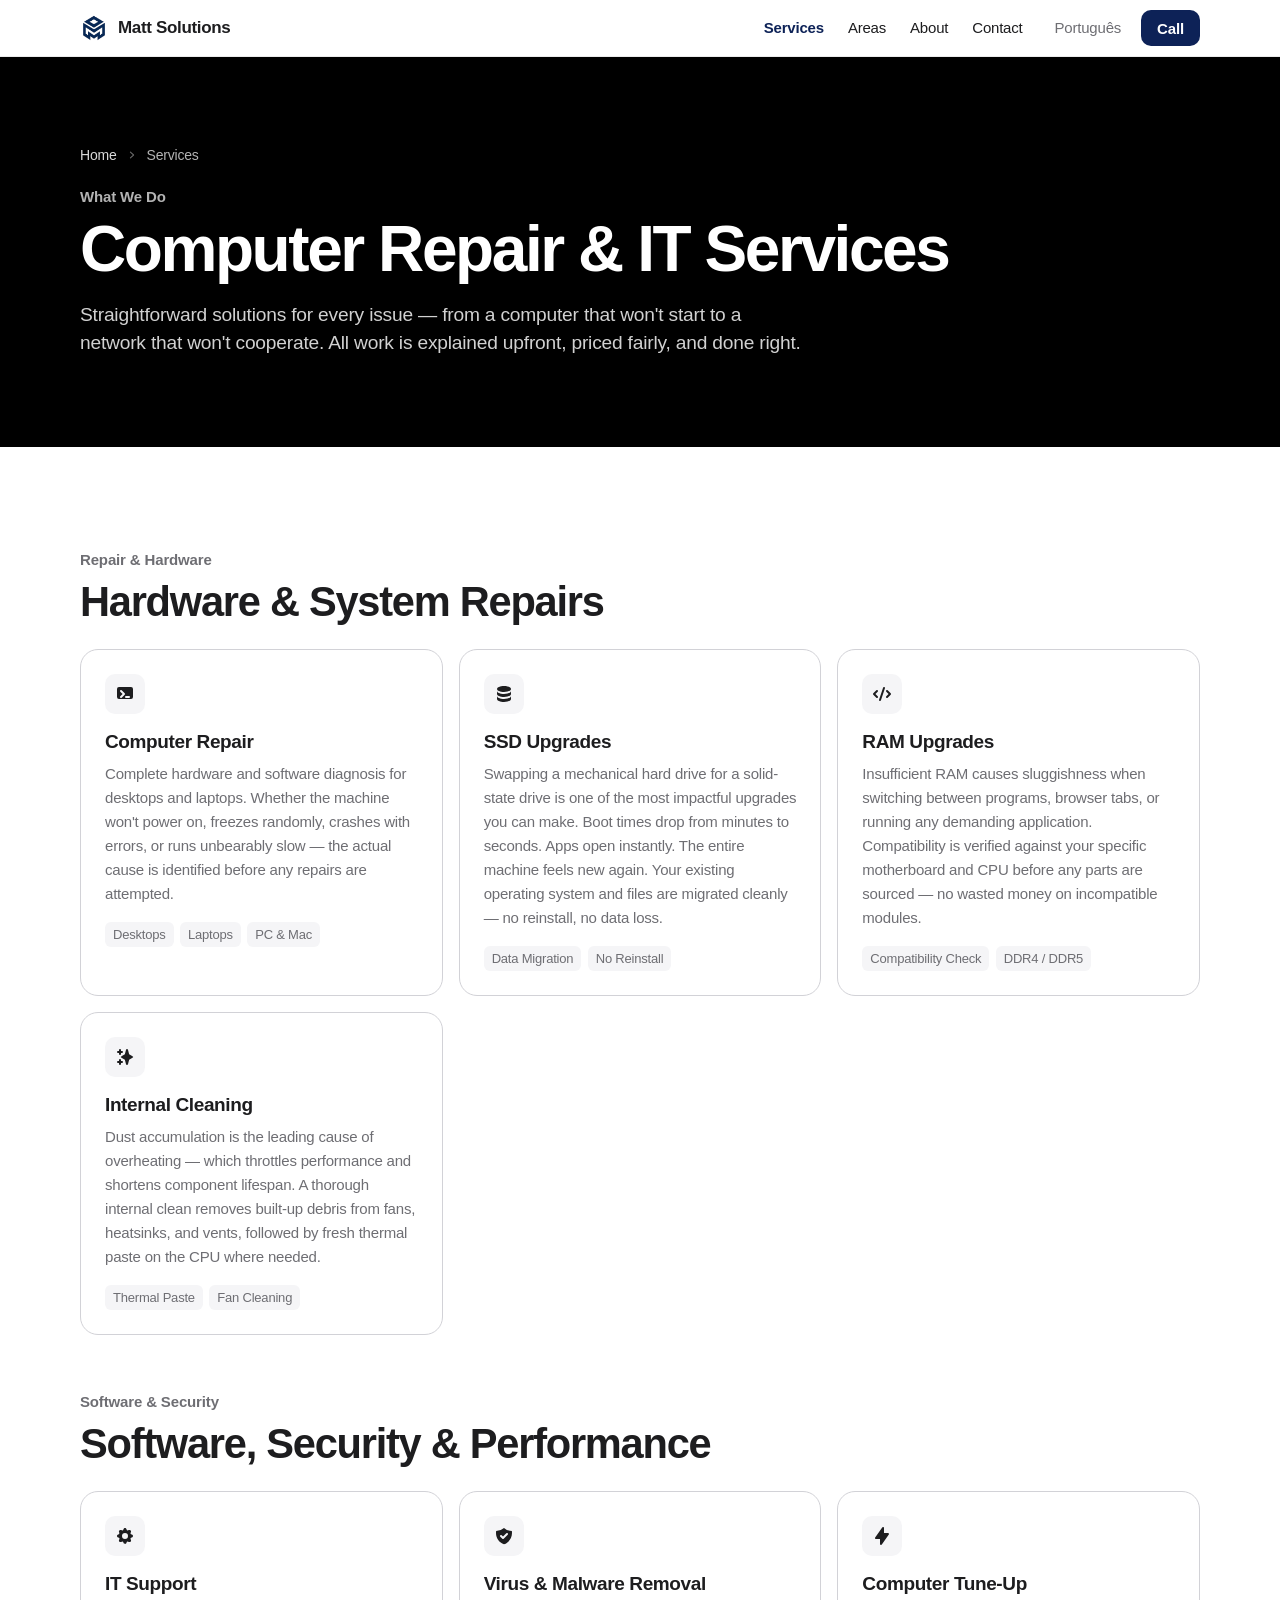
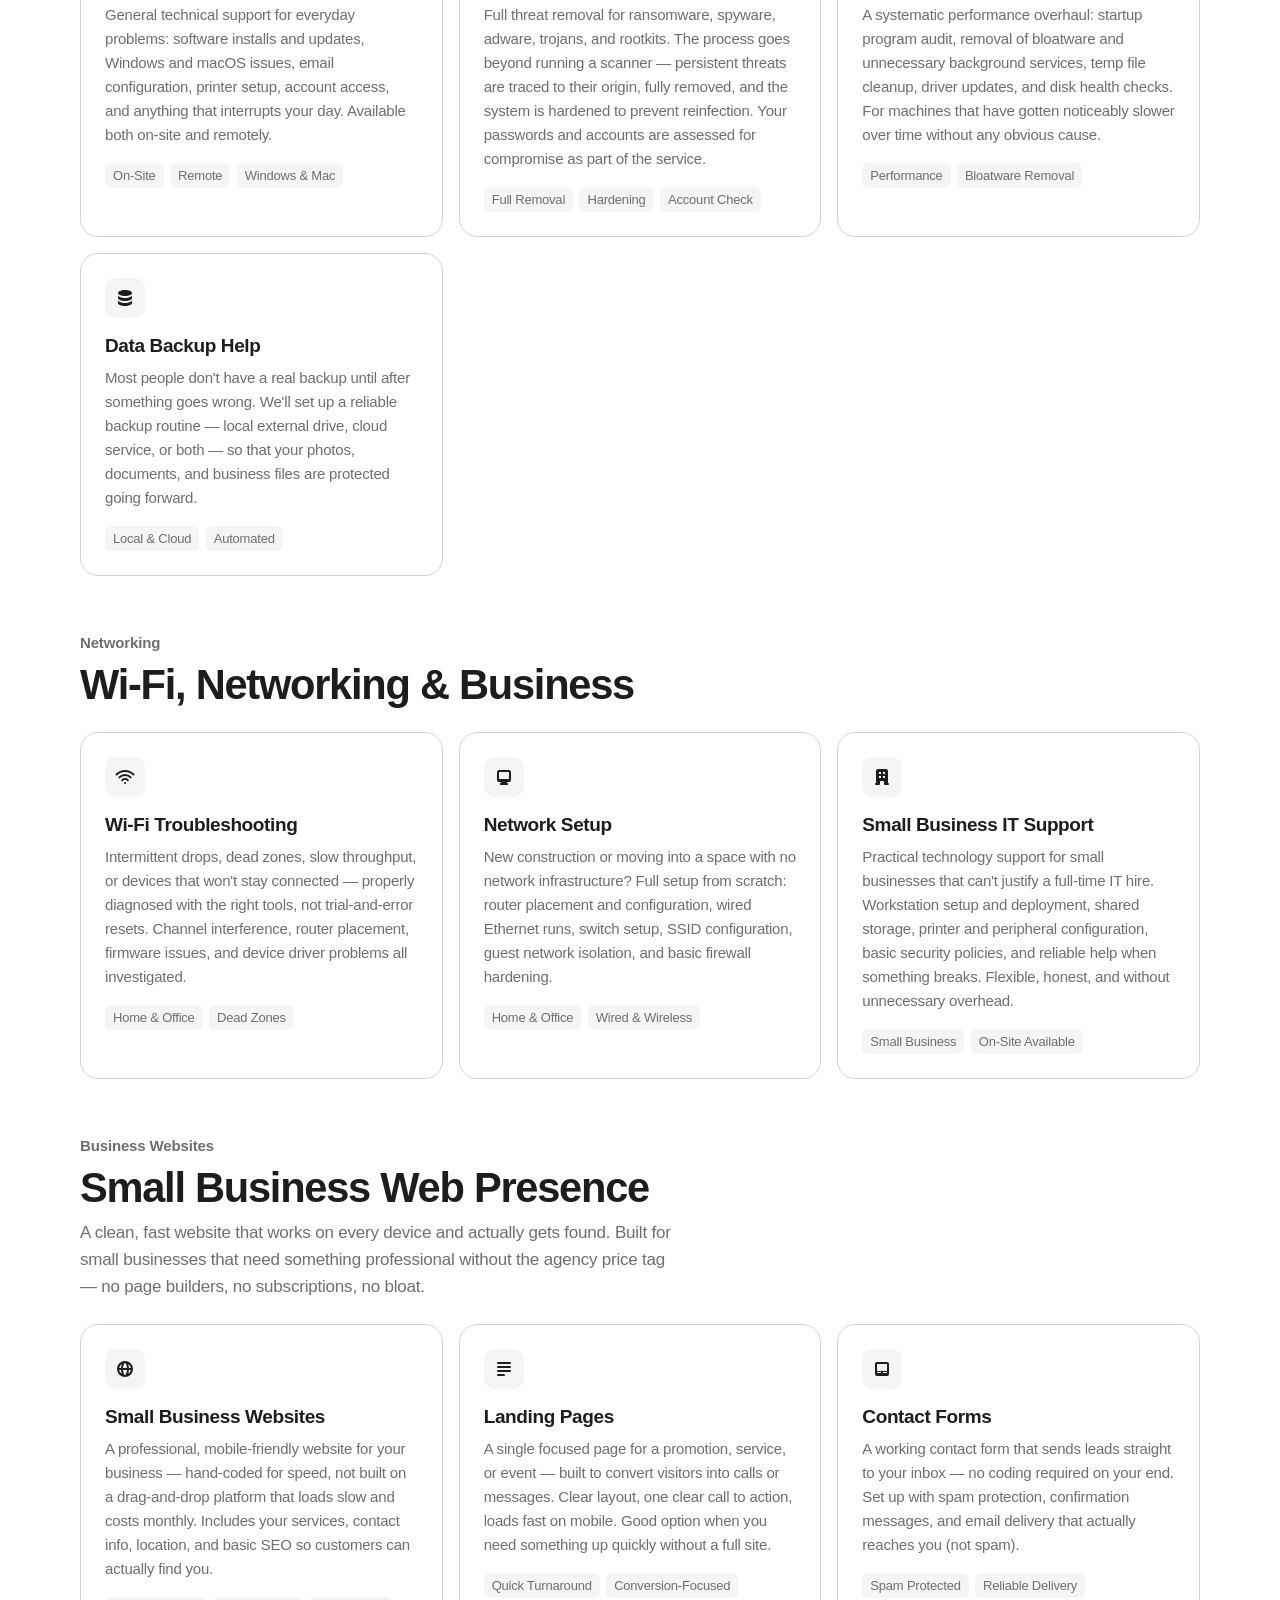
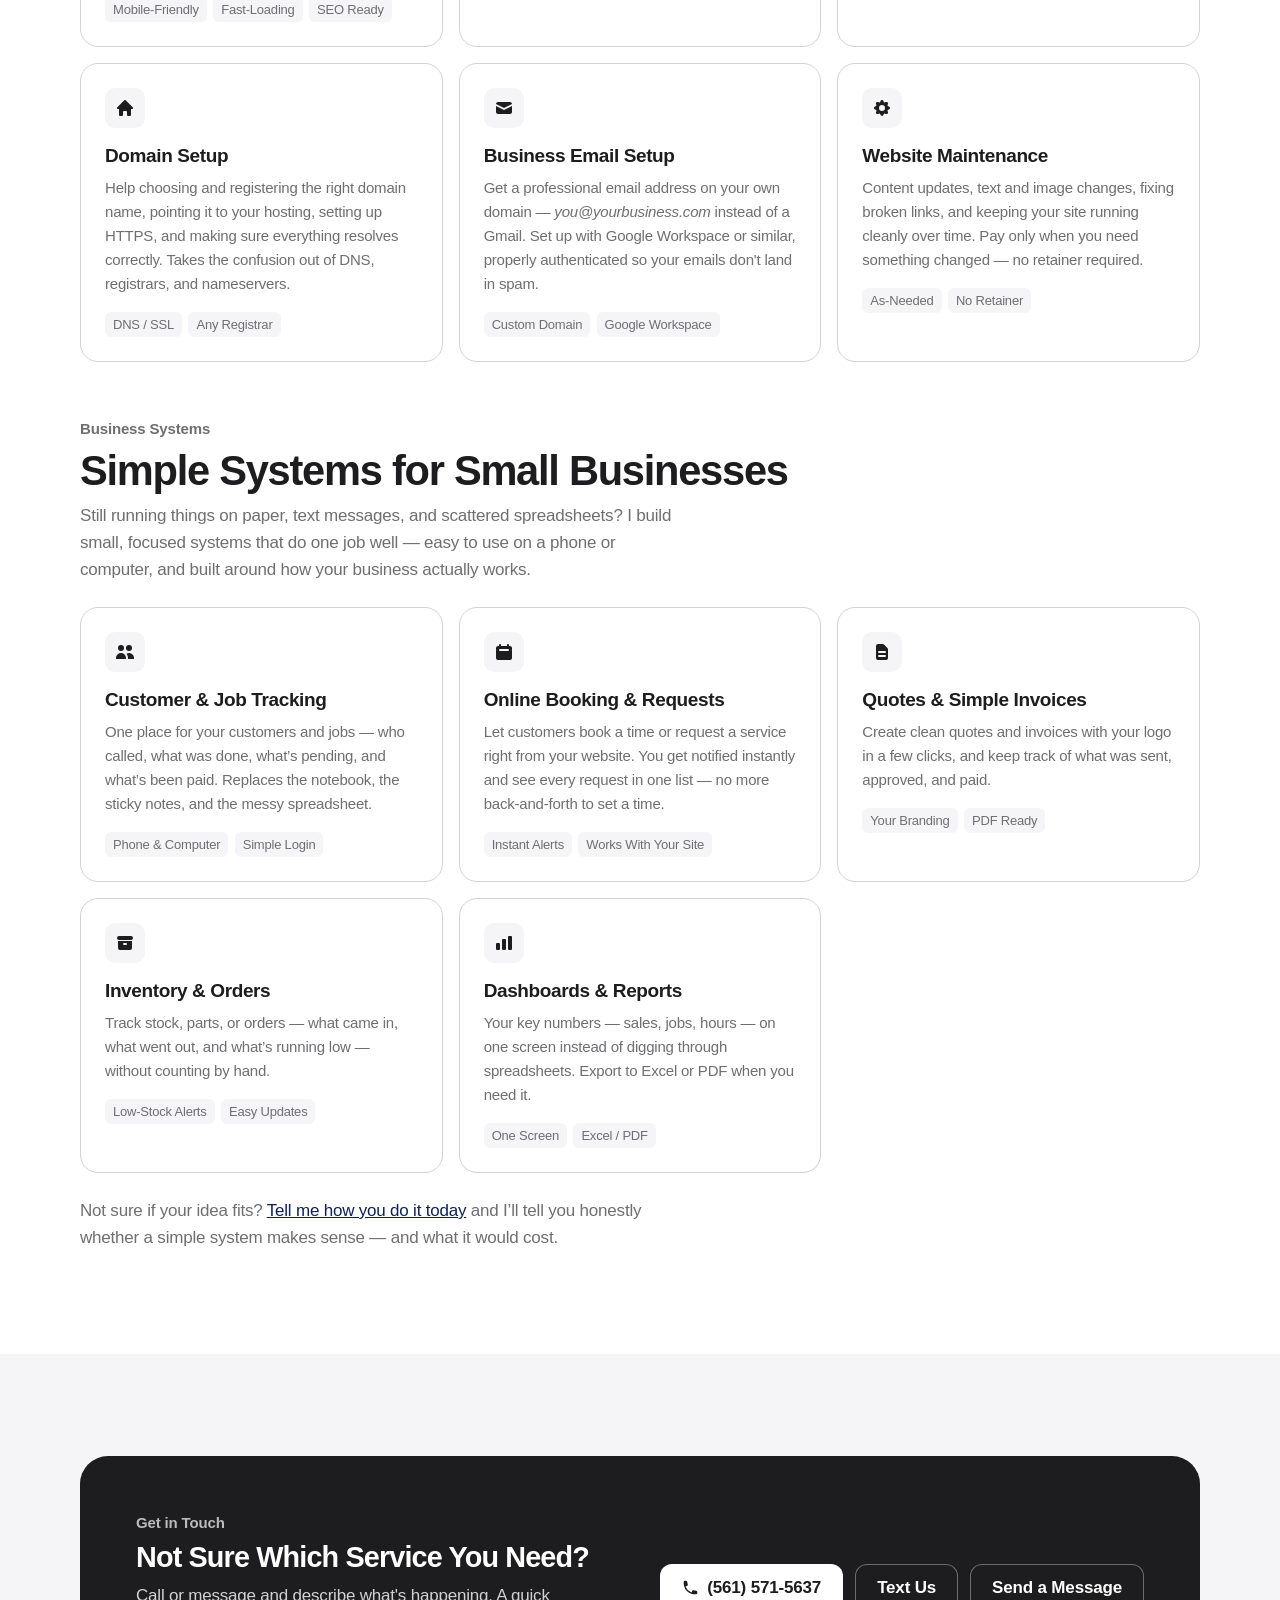
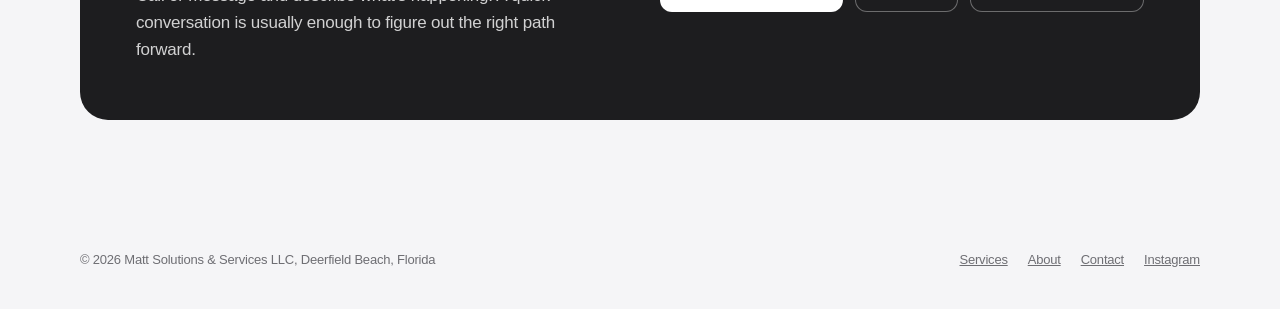
<file: services.html>
<!DOCTYPE html>
<html lang="en">
<head>
  <meta charset="UTF-8" />
  <meta name="viewport" content="width=device-width, initial-scale=1.0" />
  <title>Services | Matt Solutions & Services LLC — Computer Repair, IT Support & Business Websites South Florida</title>
  <meta name="description" content="Computer repair, virus removal, SSD upgrades, network setup, small business IT support, small business websites, and simple business systems. Serving Deerfield Beach, Boca Raton, Pompano Beach, Fort Lauderdale." />
  <link rel="canonical" href="https://mattsolutionsfl.com/services.html" />
  <link rel="alternate" hreflang="en" href="https://mattsolutionsfl.com/services.html" />
  <link rel="alternate" hreflang="pt-BR" href="https://mattsolutionsfl.com/services-pt.html" />
  <link rel="alternate" hreflang="x-default" href="https://mattsolutionsfl.com/services.html" />

  <!-- Open Graph -->
  <meta property="og:type" content="website" />
  <meta property="og:title" content="Services | Matt Solutions & Services LLC" />
  <meta property="og:description" content="Full list of computer repair and IT services for South Florida homes and small businesses." />
  <meta property="og:url" content="https://mattsolutionsfl.com/services.html" />
  <meta property="og:site_name" content="Matt Solutions & Services LLC" />
    <!-- Favicon -->
    <link rel="icon" href="favicon.svg" type="image/svg+xml">
    <link rel="icon" href="logo.png" sizes="any" type="image/png">
    <link rel="apple-touch-icon" href="logo.png">
    <link rel="stylesheet" href="home.css?v=2" />
    <link rel="stylesheet" href="pages.css?v=2" />

  <script type="application/ld+json">
  {
    "@context": "https://schema.org",
    "@type": "LocalBusiness",
    "name": "Matt Solutions & Services LLC",
    "url": "https://mattsolutionsfl.com",
    "telephone": "+15615715637",
    "openingHours": "Mo-Su 08:00-22:00",
    "email": "mattsolutionsfl@gmail.com",
    "hasOfferCatalog": {
      "@type": "OfferCatalog",
      "name": "IT & Computer Repair Services",
      "itemListElement": [
        {"@type": "Offer", "itemOffered": {"@type": "Service", "name": "Computer Repair"}},
        {"@type": "Offer", "itemOffered": {"@type": "Service", "name": "IT Support"}},
        {"@type": "Offer", "itemOffered": {"@type": "Service", "name": "Virus & Malware Removal"}},
        {"@type": "Offer", "itemOffered": {"@type": "Service", "name": "SSD Upgrades"}},
        {"@type": "Offer", "itemOffered": {"@type": "Service", "name": "RAM Upgrades"}},
        {"@type": "Offer", "itemOffered": {"@type": "Service", "name": "Computer Tune-Up"}},
        {"@type": "Offer", "itemOffered": {"@type": "Service", "name": "Internal Cleaning"}},
        {"@type": "Offer", "itemOffered": {"@type": "Service", "name": "Wi-Fi Troubleshooting"}},
        {"@type": "Offer", "itemOffered": {"@type": "Service", "name": "Network Setup"}},
        {"@type": "Offer", "itemOffered": {"@type": "Service", "name": "Small Business IT Support"}},
        {"@type": "Offer", "itemOffered": {"@type": "Service", "name": "Data Backup Help"}},
        {"@type": "Offer", "itemOffered": {"@type": "Service", "name": "Small Business Website"}},
        {"@type": "Offer", "itemOffered": {"@type": "Service", "name": "Landing Page"}},
        {"@type": "Offer", "itemOffered": {"@type": "Service", "name": "Contact Form Setup"}},
        {"@type": "Offer", "itemOffered": {"@type": "Service", "name": "Domain Setup"}},
        {"@type": "Offer", "itemOffered": {"@type": "Service", "name": "Business Email Setup"}},
        {"@type": "Offer", "itemOffered": {"@type": "Service", "name": "Website Maintenance"}},
        {"@type": "Offer", "itemOffered": {"@type": "Service", "name": "Custom Business System"}},
        {"@type": "Offer", "itemOffered": {"@type": "Service", "name": "Online Booking System"}},
        {"@type": "Offer", "itemOffered": {"@type": "Service", "name": "Business Dashboard"}}
      ]
    }
  }
  </script>
  <script type="application/ld+json">
  {
    "@context": "https://schema.org",
    "@type": "LocalBusiness",
    "name": "Matt Solutions & Services LLC",
    "url": "https://mattsolutionsfl.com",
    "sameAs": [
      "https://instagram.com/mattsolutionsfl"
    ]
  }
  </script>
</head>
<body>

<a class="skip" href="#main">Skip to content</a>

<header class="nav">
  <div class="wrap nav-inner">
    <a class="brand" href="index.html" aria-label="Matt Solutions &amp; Services, home">
      <img src="logo-icon.png" alt="" width="28" height="28">
      <span>Matt Solutions</span>
    </a>
    <nav class="nav-links" aria-label="Main">
      <a href="services.html" aria-current="page">Services</a>
      <a href="service-areas.html">Areas</a>
      <a href="about.html">About</a>
      <a href="contact.html">Contact</a>
    </nav>
    <div class="nav-end">
      <a class="lang" href="services-pt.html" lang="pt-BR">Português</a>
      <a class="btn btn-primary btn-small" href="tel:+15615715637">Call</a>
      <button class="menu-btn" type="button" aria-expanded="false" aria-controls="nav-sheet">Menu</button>
    </div>
  </div>
  <nav class="nav-sheet" id="nav-sheet" hidden aria-label="Main">
    <a href="index.html">Home</a>
    <a href="services.html" aria-current="page">Services</a>
    <a href="service-areas.html">Areas</a>
    <a href="about.html">About</a>
    <a href="contact.html">Contact</a>
    <a href="services-pt.html" lang="pt-BR">Português</a>
    <a class="btn btn-primary" href="tel:+15615715637">Call (561) 571-5637</a>
  </nav>
</header>

<main id="main">
<!-- Page Hero -->
<section class="page-hero">
  <div class="container">
    <nav class="breadcrumb" aria-label="breadcrumb">
      <a href="index.html">Home</a>
      <svg xmlns="http://www.w3.org/2000/svg" viewBox="0 0 20 20" fill="currentColor" width="12" height="12"><path fill-rule="evenodd" d="M7.21 14.77a.75.75 0 01.02-1.06L11.168 10 7.23 6.29a.75.75 0 111.04-1.08l4.5 4.25a.75.75 0 010 1.08l-4.5 4.25a.75.75 0 01-1.06-.02z" clip-rule="evenodd" /></svg>
      <span>Services</span>
    </nav>
    <div class="section-label">What We Do</div>
    <h1>Computer Repair &amp; IT Services</h1>
    <p>Straightforward solutions for every issue — from a computer that won't start to a network that won't cooperate. All work is explained upfront, priced fairly, and done right.</p>
  </div>
</section>

<!-- Services Detail -->
<section class="section">
  <div class="container">

    <!-- Repair & Hardware -->
    <div class="section-label">Repair &amp; Hardware</div>
    <h2 class="section-title" style="margin-bottom:1.5rem;">Hardware &amp; System Repairs</h2>
    <div class="services-grid" style="margin-bottom:3.5rem;">

      <div class="service-card" id="computer-repair">
        <div class="service-icon">
          <svg xmlns="http://www.w3.org/2000/svg" viewBox="0 0 20 20" fill="currentColor"><path fill-rule="evenodd" d="M2 5a2 2 0 012-2h12a2 2 0 012 2v8a2 2 0 01-2 2H4a2 2 0 01-2-2V5zm3.293 1.293a1 1 0 011.414 0l3 3a1 1 0 010 1.414l-3 3a1 1 0 01-1.414-1.414L7.586 10 5.293 7.707a1 1 0 010-1.414zM11 12a1 1 0 100 2h3a1 1 0 100-2h-3z" clip-rule="evenodd" /></svg>
        </div>
        <h3>Computer Repair</h3>
        <p>Complete hardware and software diagnosis for desktops and laptops. Whether the machine won't power on, freezes randomly, crashes with errors, or runs unbearably slow — the actual cause is identified before any repairs are attempted.</p>
        <div style="margin-top:1rem; display:flex; gap:0.4rem; flex-wrap:wrap;">
          <span class="tag">Desktops</span><span class="tag">Laptops</span><span class="tag">PC &amp; Mac</span>
        </div>
      </div>

      <div class="service-card" id="ssd">
        <div class="service-icon">
          <svg xmlns="http://www.w3.org/2000/svg" viewBox="0 0 20 20" fill="currentColor"><path d="M3 12v3c0 1.657 3.134 3 7 3s7-1.343 7-3v-3c0 1.657-3.134 3-7 3s-7-1.343-7-3z"/><path d="M3 7v3c0 1.657 3.134 3 7 3s7-1.343 7-3V7c0 1.657-3.134 3-7 3S3 8.657 3 7z"/><path d="M17 5c0 1.657-3.134 3-7 3S3 6.657 3 5s3.134-3 7-3 7 1.343 7 3z"/></svg>
        </div>
        <h3>SSD Upgrades</h3>
        <p>Swapping a mechanical hard drive for a solid-state drive is one of the most impactful upgrades you can make. Boot times drop from minutes to seconds. Apps open instantly. The entire machine feels new again. Your existing operating system and files are migrated cleanly — no reinstall, no data loss.</p>
        <div style="margin-top:1rem; display:flex; gap:0.4rem; flex-wrap:wrap;">
          <span class="tag">Data Migration</span><span class="tag">No Reinstall</span>
        </div>
      </div>

      <div class="service-card" id="ram">
        <div class="service-icon">
          <svg xmlns="http://www.w3.org/2000/svg" viewBox="0 0 20 20" fill="currentColor"><path fill-rule="evenodd" d="M12.316 3.051a1 1 0 01.633 1.265l-4 12a1 1 0 11-1.898-.632l4-12a1 1 0 011.265-.633zM5.707 6.293a1 1 0 010 1.414L3.414 10l2.293 2.293a1 1 0 11-1.414 1.414l-3-3a1 1 0 010-1.414l3-3a1 1 0 011.414 0zm8.586 0a1 1 0 011.414 0l3 3a1 1 0 010 1.414l-3 3a1 1 0 11-1.414-1.414L16.586 10l-2.293-2.293a1 1 0 010-1.414z" clip-rule="evenodd" /></svg>
        </div>
        <h3>RAM Upgrades</h3>
        <p>Insufficient RAM causes sluggishness when switching between programs, browser tabs, or running any demanding application. Compatibility is verified against your specific motherboard and CPU before any parts are sourced — no wasted money on incompatible modules.</p>
        <div style="margin-top:1rem; display:flex; gap:0.4rem; flex-wrap:wrap;">
          <span class="tag">Compatibility Check</span><span class="tag">DDR4 / DDR5</span>
        </div>
      </div>

      <div class="service-card" id="cleaning">
        <div class="service-icon">
          <svg xmlns="http://www.w3.org/2000/svg" viewBox="0 0 20 20" fill="currentColor"><path fill-rule="evenodd" d="M5 2a1 1 0 011 1v1h1a1 1 0 010 2H6v1a1 1 0 01-2 0V6H3a1 1 0 010-2h1V3a1 1 0 011-1zm0 10a1 1 0 011 1v1h1a1 1 0 110 2H6v1a1 1 0 11-2 0v-1H3a1 1 0 110-2h1v-1a1 1 0 011-1zM12 2a1 1 0 01.967.744L14.146 7.2 17.5 9.134a1 1 0 010 1.732l-3.354 1.935-1.18 4.455a1 1 0 01-1.933 0L9.854 12.8 6.5 10.866a1 1 0 010-1.732l3.354-1.935 1.18-4.455A1 1 0 0112 2z" clip-rule="evenodd" /></svg>
        </div>
        <h3>Internal Cleaning</h3>
        <p>Dust accumulation is the leading cause of overheating — which throttles performance and shortens component lifespan. A thorough internal clean removes built-up debris from fans, heatsinks, and vents, followed by fresh thermal paste on the CPU where needed.</p>
        <div style="margin-top:1rem; display:flex; gap:0.4rem; flex-wrap:wrap;">
          <span class="tag">Thermal Paste</span><span class="tag">Fan Cleaning</span>
        </div>
      </div>
    </div>

    <!-- Software & Security -->
    <div class="section-label">Software &amp; Security</div>
    <h2 class="section-title" style="margin-bottom:1.5rem;">Software, Security &amp; Performance</h2>
    <div class="services-grid" style="margin-bottom:3.5rem;">

      <div class="service-card" id="it-support">
        <div class="service-icon">
          <svg xmlns="http://www.w3.org/2000/svg" viewBox="0 0 20 20" fill="currentColor"><path fill-rule="evenodd" d="M11.49 3.17c-.38-1.56-2.6-1.56-2.98 0a1.532 1.532 0 01-2.286.948c-1.372-.836-2.942.734-2.106 2.106.54.886.061 2.042-.947 2.287-1.561.379-1.561 2.6 0 2.978a1.532 1.532 0 01.947 2.287c-.836 1.372.734 2.942 2.106 2.106a1.532 1.532 0 012.287.947c.379 1.561 2.6 1.561 2.978 0a1.533 1.533 0 012.287-.947c1.372.836 2.942-.734 2.106-2.106a1.533 1.533 0 01.947-2.287c1.561-.379 1.561-2.6 0-2.978a1.532 1.532 0 01-.947-2.287c.836-1.372-.734-2.942-2.106-2.106a1.532 1.532 0 01-2.287-.947zM10 13a3 3 0 100-6 3 3 0 000 6z" clip-rule="evenodd" /></svg>
        </div>
        <h3>IT Support</h3>
        <p>General technical support for everyday problems: software installs and updates, Windows and macOS issues, email configuration, printer setup, account access, and anything that interrupts your day. Available both on-site and remotely.</p>
        <div style="margin-top:1rem; display:flex; gap:0.4rem; flex-wrap:wrap;">
          <span class="tag">On-Site</span><span class="tag">Remote</span><span class="tag">Windows &amp; Mac</span>
        </div>
      </div>

      <div class="service-card" id="virus">
        <div class="service-icon">
          <svg xmlns="http://www.w3.org/2000/svg" viewBox="0 0 20 20" fill="currentColor"><path fill-rule="evenodd" d="M2.166 4.999A11.954 11.954 0 0010 1.944 11.954 11.954 0 0017.834 5c.11.65.166 1.32.166 2.001 0 5.225-3.34 9.67-8 11.317C5.34 16.67 2 12.225 2 7c0-.682.057-1.35.166-2.001zm11.541 3.708a1 1 0 00-1.414-1.414L9 10.586 7.707 9.293a1 1 0 00-1.414 1.414l2 2a1 1 0 001.414 0l4-4z" clip-rule="evenodd" /></svg>
        </div>
        <h3>Virus &amp; Malware Removal</h3>
        <p>Full threat removal for ransomware, spyware, adware, trojans, and rootkits. The process goes beyond running a scanner — persistent threats are traced to their origin, fully removed, and the system is hardened to prevent reinfection. Your passwords and accounts are assessed for compromise as part of the service.</p>
        <div style="margin-top:1rem; display:flex; gap:0.4rem; flex-wrap:wrap;">
          <span class="tag">Full Removal</span><span class="tag">Hardening</span><span class="tag">Account Check</span>
        </div>
      </div>

      <div class="service-card" id="tuneup">
        <div class="service-icon">
          <svg xmlns="http://www.w3.org/2000/svg" viewBox="0 0 20 20" fill="currentColor"><path fill-rule="evenodd" d="M11.3 1.046A1 1 0 0112 2v5h4a1 1 0 01.82 1.573l-7 10A1 1 0 018 18v-5H4a1 1 0 01-.82-1.573l7-10a1 1 0 011.12-.38z" clip-rule="evenodd" /></svg>
        </div>
        <h3>Computer Tune-Up</h3>
        <p>A systematic performance overhaul: startup program audit, removal of bloatware and unnecessary background services, temp file cleanup, driver updates, and disk health checks. For machines that have gotten noticeably slower over time without any obvious cause.</p>
        <div style="margin-top:1rem; display:flex; gap:0.4rem; flex-wrap:wrap;">
          <span class="tag">Performance</span><span class="tag">Bloatware Removal</span>
        </div>
      </div>

      <div class="service-card" id="backup">
        <div class="service-icon">
          <svg xmlns="http://www.w3.org/2000/svg" viewBox="0 0 20 20" fill="currentColor"><path d="M3 12v3c0 1.657 3.134 3 7 3s7-1.343 7-3v-3c0 1.657-3.134 3-7 3s-7-1.343-7-3z"/><path d="M3 7v3c0 1.657 3.134 3 7 3s7-1.343 7-3V7c0 1.657-3.134 3-7 3S3 8.657 3 7z"/><path d="M17 5c0 1.657-3.134 3-7 3S3 6.657 3 5s3.134-3 7-3 7 1.343 7 3z"/></svg>
        </div>
        <h3>Data Backup Help</h3>
        <p>Most people don't have a real backup until after something goes wrong. We'll set up a reliable backup routine — local external drive, cloud service, or both — so that your photos, documents, and business files are protected going forward.</p>
        <div style="margin-top:1rem; display:flex; gap:0.4rem; flex-wrap:wrap;">
          <span class="tag">Local &amp; Cloud</span><span class="tag">Automated</span>
        </div>
      </div>
    </div>

    <!-- Networking -->
    <div class="section-label">Networking</div>
    <h2 class="section-title" style="margin-bottom:1.5rem;">Wi-Fi, Networking &amp; Business</h2>
    <div class="services-grid">

      <div class="service-card" id="wifi">
        <div class="service-icon">
          <svg xmlns="http://www.w3.org/2000/svg" viewBox="0 0 20 20" fill="currentColor"><path fill-rule="evenodd" d="M17.778 8.222c-4.296-4.296-11.26-4.296-15.556 0A1 1 0 01.808 6.808c5.084-5.084 13.3-5.084 18.384 0a1 1 0 01-1.414 1.414zM14.95 11.05a7 7 0 00-9.9 0 1 1 0 01-1.414-1.414 9 9 0 0112.728 0 1 1 0 01-1.414 1.414zM12.12 13.88a3 3 0 00-4.242 0 1 1 0 01-1.415-1.415 5 5 0 017.072 0 1 1 0 01-1.415 1.415zM10 17a1 1 0 100-2 1 1 0 000 2z" clip-rule="evenodd" /></svg>
        </div>
        <h3>Wi-Fi Troubleshooting</h3>
        <p>Intermittent drops, dead zones, slow throughput, or devices that won't stay connected — properly diagnosed with the right tools, not trial-and-error resets. Channel interference, router placement, firmware issues, and device driver problems all investigated.</p>
        <div style="margin-top:1rem; display:flex; gap:0.4rem; flex-wrap:wrap;">
          <span class="tag">Home &amp; Office</span><span class="tag">Dead Zones</span>
        </div>
      </div>

      <div class="service-card" id="network">
        <div class="service-icon">
          <svg xmlns="http://www.w3.org/2000/svg" viewBox="0 0 20 20" fill="currentColor"><path fill-rule="evenodd" d="M3 5a2 2 0 012-2h10a2 2 0 012 2v8a2 2 0 01-2 2h-2.22l.123.489.804.804A1 1 0 0113 18H7a1 1 0 01-.707-1.707l.804-.804L7.22 15H5a2 2 0 01-2-2V5zm5.771 7H5V5h10v7H8.771z" clip-rule="evenodd" /></svg>
        </div>
        <h3>Network Setup</h3>
        <p>New construction or moving into a space with no network infrastructure? Full setup from scratch: router placement and configuration, wired Ethernet runs, switch setup, SSID configuration, guest network isolation, and basic firewall hardening.</p>
        <div style="margin-top:1rem; display:flex; gap:0.4rem; flex-wrap:wrap;">
          <span class="tag">Home &amp; Office</span><span class="tag">Wired &amp; Wireless</span>
        </div>
      </div>

      <div class="service-card" id="business-it">
        <div class="service-icon">
          <svg xmlns="http://www.w3.org/2000/svg" viewBox="0 0 20 20" fill="currentColor"><path fill-rule="evenodd" d="M4 4a2 2 0 012-2h8a2 2 0 012 2v12a1 1 0 110 2h-3a1 1 0 01-1-1v-2a1 1 0 00-1-1H9a1 1 0 00-1 1v2a1 1 0 01-1 1H4a1 1 0 110-2V4zm3 1h2v2H7V5zm2 4H7v2h2V9zm2-4h2v2h-2V5zm2 4h-2v2h2V9z" clip-rule="evenodd" /></svg>
        </div>
        <h3>Small Business IT Support</h3>
        <p>Practical technology support for small businesses that can't justify a full-time IT hire. Workstation setup and deployment, shared storage, printer and peripheral configuration, basic security policies, and reliable help when something breaks. Flexible, honest, and without unnecessary overhead.</p>
        <div style="margin-top:1rem; display:flex; gap:0.4rem; flex-wrap:wrap;">
          <span class="tag">Small Business</span><span class="tag">On-Site Available</span>
        </div>
      </div>

    </div>

    <!-- Business Websites -->
    <div class="section-label" style="margin-top:3.5rem;">Business Websites</div>
    <h2 class="section-title" style="margin-bottom:0.5rem;">Small Business Web Presence</h2>
    <p style="color:var(--text-muted); max-width:600px; margin-bottom:1.5rem;">A clean, fast website that works on every device and actually gets found. Built for small businesses that need something professional without the agency price tag — no page builders, no subscriptions, no bloat.</p>
    <div class="services-grid" id="websites">

      <div class="service-card" id="small-biz-website">
        <div class="service-icon">
          <svg xmlns="http://www.w3.org/2000/svg" viewBox="0 0 20 20" fill="currentColor"><path fill-rule="evenodd" d="M4.083 9h1.946c.089-1.546.383-2.97.837-4.118A6.004 6.004 0 004.083 9zM10 2a8 8 0 100 16A8 8 0 0010 2zm0 2c-.076 0-.232.032-.465.262-.238.234-.497.623-.737 1.182-.389.907-.673 2.142-.766 3.556h3.936c-.093-1.414-.377-2.649-.766-3.556-.24-.56-.5-.948-.737-1.182C10.232 4.032 10.076 4 10 4zm3.971 5c-.089-1.546-.383-2.97-.837-4.118A6.004 6.004 0 0115.917 9h-1.946zm-2.003 2H8.032c.093 1.414.377 2.649.766 3.556.24.56.5.948.737 1.182.233.23.389.262.465.262.076 0 .232-.032.465-.262.238-.234.498-.623.737-1.182.389-.907.673-2.142.766-3.556zm1.166 4.118c.454-1.147.748-2.572.837-4.118h1.946a6.004 6.004 0 01-2.783 4.118zm-6.268 0C6.412 13.97 6.118 12.546 6.03 11H4.083a6.004 6.004 0 002.783 4.118z" clip-rule="evenodd" /></svg>
        </div>
        <h3>Small Business Websites</h3>
        <p>A professional, mobile-friendly website for your business — hand-coded for speed, not built on a drag-and-drop platform that loads slow and costs monthly. Includes your services, contact info, location, and basic SEO so customers can actually find you.</p>
        <div style="margin-top:1rem; display:flex; gap:0.4rem; flex-wrap:wrap;">
          <span class="tag">Mobile-Friendly</span><span class="tag">Fast-Loading</span><span class="tag">SEO Ready</span>
        </div>
      </div>

      <div class="service-card" id="landing-pages">
        <div class="service-icon">
          <svg xmlns="http://www.w3.org/2000/svg" viewBox="0 0 20 20" fill="currentColor"><path fill-rule="evenodd" d="M3 4a1 1 0 011-1h12a1 1 0 110 2H4a1 1 0 01-1-1zm0 4a1 1 0 011-1h12a1 1 0 110 2H4a1 1 0 01-1-1zm0 4a1 1 0 011-1h12a1 1 0 110 2H4a1 1 0 01-1-1zm0 4a1 1 0 011-1h6a1 1 0 110 2H4a1 1 0 01-1-1z" clip-rule="evenodd" /></svg>
        </div>
        <h3>Landing Pages</h3>
        <p>A single focused page for a promotion, service, or event — built to convert visitors into calls or messages. Clear layout, one clear call to action, loads fast on mobile. Good option when you need something up quickly without a full site.</p>
        <div style="margin-top:1rem; display:flex; gap:0.4rem; flex-wrap:wrap;">
          <span class="tag">Quick Turnaround</span><span class="tag">Conversion-Focused</span>
        </div>
      </div>

      <div class="service-card" id="contact-forms">
        <div class="service-icon">
          <svg xmlns="http://www.w3.org/2000/svg" viewBox="0 0 20 20" fill="currentColor"><path fill-rule="evenodd" d="M5 3a2 2 0 00-2 2v10a2 2 0 002 2h10a2 2 0 002-2V5a2 2 0 00-2-2H5zm0 2h10v7H5V5zm0 9v-1h4v1H5zm6 0v-1h4v1h-4z" clip-rule="evenodd" /></svg>
        </div>
        <h3>Contact Forms</h3>
        <p>A working contact form that sends leads straight to your inbox — no coding required on your end. Set up with spam protection, confirmation messages, and email delivery that actually reaches you (not spam).</p>
        <div style="margin-top:1rem; display:flex; gap:0.4rem; flex-wrap:wrap;">
          <span class="tag">Spam Protected</span><span class="tag">Reliable Delivery</span>
        </div>
      </div>

      <div class="service-card" id="domain-setup">
        <div class="service-icon">
          <svg xmlns="http://www.w3.org/2000/svg" viewBox="0 0 20 20" fill="currentColor"><path fill-rule="evenodd" d="M9.293 2.293a1 1 0 011.414 0l7 7A1 1 0 0117 11h-1v6a1 1 0 01-1 1h-2a1 1 0 01-1-1v-3a1 1 0 00-1-1H9a1 1 0 00-1 1v3a1 1 0 01-1 1H5a1 1 0 01-1-1v-6H3a1 1 0 01-.707-1.707l7-7z" clip-rule="evenodd" /></svg>
        </div>
        <h3>Domain Setup</h3>
        <p>Help choosing and registering the right domain name, pointing it to your hosting, setting up HTTPS, and making sure everything resolves correctly. Takes the confusion out of DNS, registrars, and nameservers.</p>
        <div style="margin-top:1rem; display:flex; gap:0.4rem; flex-wrap:wrap;">
          <span class="tag">DNS / SSL</span><span class="tag">Any Registrar</span>
        </div>
      </div>

      <div class="service-card" id="business-email">
        <div class="service-icon">
          <svg xmlns="http://www.w3.org/2000/svg" viewBox="0 0 20 20" fill="currentColor"><path d="M2.003 5.884L10 9.882l7.997-3.998A2 2 0 0016 4H4a2 2 0 00-1.997 1.884z"/><path d="M18 8.118l-8 4-8-4V14a2 2 0 002 2h12a2 2 0 002-2V8.118z"/></svg>
        </div>
        <h3>Business Email Setup</h3>
        <p>Get a professional email address on your own domain — <em>you@yourbusiness.com</em> instead of a Gmail. Set up with Google Workspace or similar, properly authenticated so your emails don't land in spam.</p>
        <div style="margin-top:1rem; display:flex; gap:0.4rem; flex-wrap:wrap;">
          <span class="tag">Custom Domain</span><span class="tag">Google Workspace</span>
        </div>
      </div>

      <div class="service-card" id="website-maintenance">
        <div class="service-icon">
          <svg xmlns="http://www.w3.org/2000/svg" viewBox="0 0 20 20" fill="currentColor"><path fill-rule="evenodd" d="M11.49 3.17c-.38-1.56-2.6-1.56-2.98 0a1.532 1.532 0 01-2.286.948c-1.372-.836-2.942.734-2.106 2.106.54.886.061 2.042-.947 2.287-1.561.379-1.561 2.6 0 2.978a1.532 1.532 0 01.947 2.287c-.836 1.372.734 2.942 2.106 2.106a1.532 1.532 0 012.287.947c.379 1.561 2.6 1.561 2.978 0a1.533 1.533 0 012.287-.947c1.372.836 2.942-.734 2.106-2.106a1.533 1.533 0 01.947-2.287c1.561-.379 1.561-2.6 0-2.978a1.532 1.532 0 01-.947-2.287c.836-1.372-.734-2.942-2.106-2.106a1.532 1.532 0 01-2.287-.947zM10 13a3 3 0 100-6 3 3 0 000 6z" clip-rule="evenodd" /></svg>
        </div>
        <h3>Website Maintenance</h3>
        <p>Content updates, text and image changes, fixing broken links, and keeping your site running cleanly over time. Pay only when you need something changed — no retainer required.</p>
        <div style="margin-top:1rem; display:flex; gap:0.4rem; flex-wrap:wrap;">
          <span class="tag">As-Needed</span><span class="tag">No Retainer</span>
        </div>
      </div>

    </div>

    <!-- Simple Business Systems -->
    <div class="section-label" style="margin-top:3.5rem;">Business Systems</div>
    <h2 class="section-title" style="margin-bottom:0.5rem;">Simple Systems for Small Businesses</h2>
    <p style="color:var(--text-muted); max-width:600px; margin-bottom:1.5rem;">Still running things on paper, text messages, and scattered spreadsheets? I build small, focused systems that do one job well — easy to use on a phone or computer, and built around how your business actually works.</p>
    <div class="services-grid" id="systems">

      <div class="service-card" id="customer-tracking">
        <div class="service-icon">
          <svg xmlns="http://www.w3.org/2000/svg" viewBox="0 0 20 20" fill="currentColor"><path d="M9 6a3 3 0 11-6 0 3 3 0 016 0zM17 6a3 3 0 11-6 0 3 3 0 016 0zM12.93 17c.046-.327.07-.66.07-1a6.97 6.97 0 00-1.5-4.33A5 5 0 0119 16v1h-6.07zM6 11a5 5 0 015 5v1H1v-1a5 5 0 015-5z"/></svg>
        </div>
        <h3>Customer &amp; Job Tracking</h3>
        <p>One place for your customers and jobs — who called, what was done, what&rsquo;s pending, and what&rsquo;s been paid. Replaces the notebook, the sticky notes, and the messy spreadsheet.</p>
        <div style="margin-top:1rem; display:flex; gap:0.4rem; flex-wrap:wrap;">
          <span class="tag">Phone &amp; Computer</span><span class="tag">Simple Login</span>
        </div>
      </div>

      <div class="service-card" id="online-booking">
        <div class="service-icon">
          <svg xmlns="http://www.w3.org/2000/svg" viewBox="0 0 20 20" fill="currentColor"><path fill-rule="evenodd" d="M6 2a1 1 0 00-1 1v1H4a2 2 0 00-2 2v10a2 2 0 002 2h12a2 2 0 002-2V6a2 2 0 00-2-2h-1V3a1 1 0 10-2 0v1H7V3a1 1 0 00-1-1zm0 5a1 1 0 000 2h8a1 1 0 100-2H6z" clip-rule="evenodd" /></svg>
        </div>
        <h3>Online Booking &amp; Requests</h3>
        <p>Let customers book a time or request a service right from your website. You get notified instantly and see every request in one list — no more back-and-forth to set a time.</p>
        <div style="margin-top:1rem; display:flex; gap:0.4rem; flex-wrap:wrap;">
          <span class="tag">Instant Alerts</span><span class="tag">Works With Your Site</span>
        </div>
      </div>

      <div class="service-card" id="quotes-invoices">
        <div class="service-icon">
          <svg xmlns="http://www.w3.org/2000/svg" viewBox="0 0 20 20" fill="currentColor"><path fill-rule="evenodd" d="M4 4a2 2 0 012-2h4.586A2 2 0 0112 2.586L15.414 6A2 2 0 0116 7.414V16a2 2 0 01-2 2H6a2 2 0 01-2-2V4zm2 6a1 1 0 011-1h6a1 1 0 110 2H7a1 1 0 01-1-1zm1 3a1 1 0 100 2h6a1 1 0 100-2H7z" clip-rule="evenodd" /></svg>
        </div>
        <h3>Quotes &amp; Simple Invoices</h3>
        <p>Create clean quotes and invoices with your logo in a few clicks, and keep track of what was sent, approved, and paid.</p>
        <div style="margin-top:1rem; display:flex; gap:0.4rem; flex-wrap:wrap;">
          <span class="tag">Your Branding</span><span class="tag">PDF Ready</span>
        </div>
      </div>

      <div class="service-card" id="inventory">
        <div class="service-icon">
          <svg xmlns="http://www.w3.org/2000/svg" viewBox="0 0 20 20" fill="currentColor"><path d="M4 3a2 2 0 100 4h12a2 2 0 100-4H4z"/><path fill-rule="evenodd" d="M3 8h14v7a2 2 0 01-2 2H5a2 2 0 01-2-2V8zm5 3a1 1 0 011-1h2a1 1 0 110 2H9a1 1 0 01-1-1z" clip-rule="evenodd" /></svg>
        </div>
        <h3>Inventory &amp; Orders</h3>
        <p>Track stock, parts, or orders — what came in, what went out, and what&rsquo;s running low — without counting by hand.</p>
        <div style="margin-top:1rem; display:flex; gap:0.4rem; flex-wrap:wrap;">
          <span class="tag">Low-Stock Alerts</span><span class="tag">Easy Updates</span>
        </div>
      </div>

      <div class="service-card" id="dashboards">
        <div class="service-icon">
          <svg xmlns="http://www.w3.org/2000/svg" viewBox="0 0 20 20" fill="currentColor"><path d="M2 11a1 1 0 011-1h2a1 1 0 011 1v5a1 1 0 01-1 1H3a1 1 0 01-1-1v-5zM8 7a1 1 0 011-1h2a1 1 0 011 1v9a1 1 0 01-1 1H9a1 1 0 01-1-1V7zM14 4a1 1 0 011-1h2a1 1 0 011 1v12a1 1 0 01-1 1h-2a1 1 0 01-1-1V4z"/></svg>
        </div>
        <h3>Dashboards &amp; Reports</h3>
        <p>Your key numbers — sales, jobs, hours — on one screen instead of digging through spreadsheets. Export to Excel or PDF when you need it.</p>
        <div style="margin-top:1rem; display:flex; gap:0.4rem; flex-wrap:wrap;">
          <span class="tag">One Screen</span><span class="tag">Excel / PDF</span>
        </div>
      </div>

    </div>
    <p style="color:var(--text-muted); max-width:600px; margin-top:1.5rem;">Not sure if your idea fits? <a href="contact.html">Tell me how you do it today</a> and I&rsquo;ll tell you honestly whether a simple system makes sense — and what it would cost.</p>
  </div>
</section>

<!-- CTA -->
<section class="section section-alt">
  <div class="container">
    <div class="cta-banner">
      <div>
        <div class="section-label">Get in Touch</div>
        <h2 style="font-size:1.8rem; margin-bottom:0.5rem;">Not Sure Which Service You Need?</h2>
        <p style="color:rgba(255,255,255,0.6); max-width:480px;">Call or message and describe what's happening. A quick conversation is usually enough to figure out the right path forward.</p>
      </div>
      <div class="cta-actions">
        <a href="tel:+15615715637" class="btn btn-primary">
          <svg xmlns="http://www.w3.org/2000/svg" viewBox="0 0 20 20" fill="currentColor" width="16" height="16"><path fill-rule="evenodd" d="M2 3.5A1.5 1.5 0 013.5 2h1.148a1.5 1.5 0 011.465 1.175l.716 3.223a1.5 1.5 0 01-1.052 1.767l-.933.267c-.41.117-.643.555-.48.95a11.542 11.542 0 006.254 6.254c.395.163.833-.07.95-.48l.267-.933a1.5 1.5 0 011.767-1.052l3.223.716A1.5 1.5 0 0118 15.352V16.5a1.5 1.5 0 01-1.5 1.5H15c-1.149 0-2.263-.15-3.326-.43A13.022 13.022 0 012.43 8.326 13.019 13.019 0 012 5V3.5z" clip-rule="evenodd" /></svg>
          (561) 571-5637
        </a>
        <a href="sms:+15615715637" class="btn btn-sms">Text Us</a>
        <a href="contact.html" class="btn btn-outline">Send a Message</a>
      </div>
    </div>
  </div>
</section>
</main>

<footer class="foot">
  <div class="wrap foot-inner">
    <p>&copy; <span data-year>2026</span> Matt Solutions &amp; Services LLC, Deerfield Beach, Florida</p>
    <nav aria-label="Footer">
      <a href="services.html">Services</a>
      <a href="about.html">About</a>
      <a href="contact.html">Contact</a>
      <a href="https://instagram.com/mattsolutionsfl" rel="noopener">Instagram</a>
    </nav>
  </div>
</footer>

<div id="toast"></div>
<script src="nav.js?v=1"></script>
<script src="pages.js?v=2"></script>
</body>
</html>
</file>
<file: home.css>
/* Matt Solutions — home prototype
   System type (SF on Apple devices), ink on white, navy only for action + the stamp.
   One signature moment: the service order that fills in as you read the steps. */

:root {
  --ink: #1d1d1f;          /* 16.8:1 on white */
  --ink-2: #6e6e73;        /* 5.1:1 on white, 4.65:1 on --desk */
  --paper: #ffffff;
  --desk: #f5f5f7;
  --rule: #d2d2d7;
  --navy: #0d2257;         /* 15.2:1 on white */
  --navy-hover: #1a3478;
  --done: #1e7f43;         /* 5.0:1 on white */
  --font: -apple-system, BlinkMacSystemFont, "SF Pro Text", "Segoe UI", Roboto, "Helvetica Neue", Arial, sans-serif;
  --display: -apple-system, BlinkMacSystemFont, "SF Pro Display", "Segoe UI", Roboto, "Helvetica Neue", Arial, sans-serif;
}

*, *::before, *::after { box-sizing: border-box; }
html { -webkit-text-size-adjust: 100%; }
body {
  margin: 0;
  font-family: var(--font);
  font-size: 1.0625rem;          /* 17px */
  line-height: 1.47;
  letter-spacing: -0.012em;
  color: var(--ink);
  background: var(--paper);
  -webkit-font-smoothing: antialiased;
}
img { display: block; max-width: 100%; }
h1, h2, h3, p, ul, ol, dl, dd, figure { margin: 0; padding: 0; }
ul, ol { list-style: none; }
a { color: var(--navy); }
:focus-visible { outline: 3px solid var(--navy); outline-offset: 3px; border-radius: 6px; }

.wrap { width: min(1120px, 100% - 32px); margin-inline: auto; }

.skip { position: absolute; left: -999px; top: 8px; background: var(--paper); padding: 8px 12px; z-index: 100; }
.skip:focus { left: 16px; }

/* ---------- buttons ---------- */
.btn {
  display: inline-flex; align-items: center; justify-content: center;
  min-height: 48px; padding: 0 22px;
  border-radius: 12px;
  font: 600 1.0625rem/1 var(--font); letter-spacing: -0.01em;
  text-decoration: none;
  transition: background-color .15s ease;
}
.btn-primary { background: var(--navy); color: #fff; }
.btn-primary:hover { background: var(--navy-hover); }
.btn-secondary { background: var(--desk); color: var(--ink); box-shadow: inset 0 0 0 1px var(--rule); }
.btn-secondary:hover { background: #ebebef; }
.btn-small { min-height: 36px; padding: 0 16px; font-size: .9375rem; border-radius: 10px; }
.text-link { font-weight: 500; text-decoration: underline; text-underline-offset: 3px; text-decoration-thickness: 1px; }
.text-link:hover { text-decoration-thickness: 2px; }

/* ---------- nav ---------- */
.nav {
  position: sticky; top: 0; z-index: 50;
  background: rgba(255,255,255,.82);
  -webkit-backdrop-filter: saturate(180%) blur(20px);
  backdrop-filter: saturate(180%) blur(20px);
  border-bottom: 1px solid rgba(0,0,0,.08);
}
.nav-inner { display: flex; align-items: center; gap: 32px; height: 56px; }
.brand { display: flex; align-items: center; gap: 10px; color: var(--ink); text-decoration: none; font-weight: 600; letter-spacing: -0.02em; }
.nav-links { display: flex; gap: 24px; margin-left: auto; }
.nav-links a, .lang { color: var(--ink); text-decoration: none; font-size: .9375rem; }
.nav-links a:hover, .lang:hover { color: var(--navy); }
.nav-end { display: flex; align-items: center; gap: 20px; }
.lang { color: var(--ink-2); }

/* ---------- hero ---------- */
.hero { padding: clamp(48px, 9vw, 112px) 0 clamp(56px, 8vw, 104px); }
.hero-grid { display: grid; grid-template-columns: 1.1fr .9fr; gap: clamp(32px, 6vw, 80px); align-items: center; }
h1 {
  font-family: var(--display);
  font-size: clamp(2.75rem, 6vw, 5rem);
  line-height: 1.03; letter-spacing: -0.04em; font-weight: 700;
  max-width: 9em;
  text-wrap: balance;
}
.lede { margin-top: 28px; font-size: clamp(1.0625rem, 1.6vw, 1.3125rem); line-height: 1.45; color: var(--ink-2); max-width: 34em; }
.actions { display: flex; flex-wrap: wrap; align-items: center; gap: 12px 16px; margin-top: 32px; }
.facts { display: flex; flex-wrap: wrap; gap: 8px 24px; margin-top: 32px; font-size: .9375rem; color: var(--ink-2); }
.facts li { padding-left: 14px; position: relative; }
.facts li::before { content: ""; position: absolute; left: 0; top: .62em; width: 5px; height: 5px; border-radius: 50%; background: var(--rule); }



/* ---------- hero picker (interactive) ---------- */
.visually-hidden { position: absolute; width: 1px; height: 1px; overflow: hidden; clip: rect(0 0 0 0); white-space: nowrap; }
.picker { background: var(--desk); border-radius: 24px; padding: clamp(20px, 3vw, 32px); }
.picker-title { font-size: 1.5rem; letter-spacing: -0.025em; }
.picker-options { border: 0; margin: 16px 0 0; padding: 0; display: flex; flex-wrap: wrap; gap: 8px; }
.picker-options label { position: relative; cursor: pointer; }
.picker-options input { position: absolute; opacity: 0; inset: 0; margin: 0; cursor: pointer; }
.picker-options span {
  display: inline-flex; align-items: center; min-height: 40px; padding: 0 14px;
  border-radius: 10px; background: var(--paper); box-shadow: inset 0 0 0 1px var(--rule);
  font-size: .9375rem; font-weight: 500;
  transition: background-color .15s ease, color .15s ease, box-shadow .15s ease;
}
.picker-options label:hover span { box-shadow: inset 0 0 0 1px var(--ink-2); }
.picker-options input:checked + span { background: var(--ink); color: #fff; box-shadow: none; }
.picker-options input:focus-visible + span { outline: 3px solid var(--navy); outline-offset: 2px; }
.answer { margin-top: 20px; background: var(--paper); border-radius: 16px; padding: 20px; }
.answer dl { display: grid; gap: 14px; }
.answer dt { font-size: .8125rem; color: var(--ink-2); }
.answer dd { margin-top: 2px; font-size: 1rem; }
.answer dl, .answer .tip { transition: opacity .2s ease; }
.answer.is-changing dl, .answer.is-changing .tip { opacity: 0; }
.tip { margin-top: 14px; padding: 12px 14px; border-radius: 10px; background: #fff4e5; color: #6b3d00; font-size: .9375rem; }
.btn-block { width: 100%; margin-top: 18px; }

/* ---------- services ---------- */
.services { padding: clamp(56px, 8vw, 104px) 0; border-top: 1px solid var(--rule); }
h2 {
  font-family: var(--display);
  font-size: clamp(1.9rem, 4vw, 3rem);
  line-height: 1.08; letter-spacing: -0.03em; font-weight: 700;
  text-wrap: balance;
}
.service-groups { display: grid; grid-template-columns: repeat(3, 1fr); gap: 40px; margin: 40px 0 32px; }
.group h3 { font-size: 1.1875rem; font-weight: 600; letter-spacing: -0.02em; padding-bottom: 12px; border-bottom: 2px solid var(--ink); }
.group li { padding: 14px 0; border-bottom: 1px solid var(--rule); display: grid; gap: 2px; }
.group strong { font-weight: 600; }
.group span { color: var(--ink-2); font-size: .9375rem; }

/* ---------- process / signature ---------- */
.process { background: var(--desk); padding: clamp(56px, 8vw, 112px) 0; }
.section-lede { margin-top: 12px; color: var(--ink-2); font-size: 1.1875rem; }
.process-grid { display: grid; grid-template-columns: 1fr 1fr; gap: clamp(32px, 6vw, 88px); margin-top: 48px; }
.ticket-wrap { order: 2; }
.steps { order: 1; }

.step { min-height: 62vh; display: flex; flex-direction: column; justify-content: center; max-width: 28em; }
.step h3 { font-size: clamp(1.375rem, 2.4vw, 1.75rem); letter-spacing: -0.025em; font-weight: 700; line-height: 1.15; display: flex; gap: 14px; align-items: baseline; }
.step .n { font-variant-numeric: tabular-nums; color: var(--ink-2); font-weight: 600; min-width: 1ch; }
.step p { margin-top: 10px; color: var(--ink-2); padding-left: calc(1ch + 14px); }
.js .step h3 { color: var(--ink-2); transition: color .25s ease; }
.js .step.is-active h3 { color: var(--ink); }
.js .step.is-active .n { color: var(--navy); }

.ticket {
  position: sticky; top: 96px;
  background: var(--paper);
  border-radius: 8px;
  padding: 28px 28px 22px;
  box-shadow: 0 1px 2px rgba(0,0,0,.06), 0 18px 40px -12px rgba(0,0,0,.16);
  max-width: 440px; margin-left: auto;
}
.ticket::before { /* torn-off edge of a carbon form */
  content: ""; position: absolute; left: 0; right: 0; top: -6px; height: 6px;
  background: radial-gradient(circle at 6px 6px, transparent 4px, var(--paper) 4.5px) 0 0 / 12px 6px repeat-x;
}
.ticket-head { display: grid; grid-template-columns: auto 1fr auto; gap: 12px; align-items: center; padding-bottom: 16px; border-bottom: 1px solid var(--ink); }
.ticket-org { font-weight: 600; font-size: .9375rem; letter-spacing: -0.01em; }
.ticket-meta, .ticket-date { color: var(--ink-2); font-size: .8125rem; }
.ticket-meta .num, .ticket-date { font-variant-numeric: tabular-nums; }
.fields { display: grid; }
.field { padding: 14px 0 12px; border-bottom: 1px solid var(--rule); }
.field dt { font-size: .8125rem; color: var(--ink-2); }
.field dd { margin-top: 4px; min-height: 1.47em; font-size: 1rem; }
.js .field dd { opacity: 0; transform: translateY(4px); transition: opacity .35s ease, transform .35s ease; }
.js .field.is-filled dd { opacity: 1; transform: none; }
.js .field:not(.is-filled) { background: linear-gradient(var(--rule), var(--rule)) 0 calc(100% - 14px) / 100% 1px no-repeat; }

.field[data-at="3"] { position: relative; }
.field[data-at="3"] dd { max-width: calc(100% - 165px); }
.stamp {
  position: absolute; right: 0; top: 50%; margin-top: -10px;
  padding: 6px 12px;
  border: 2.5px solid var(--navy); border-radius: 6px;
  color: var(--navy);
  font: 800 .8125rem/1.1 var(--font); letter-spacing: .08em; text-transform: uppercase; /* rubber-stamp vernacular */
  transform: rotate(-9deg);
  opacity: .88;
  pointer-events: none;
  white-space: nowrap;
}
.js .stamp { opacity: 0; transform: rotate(-9deg) scale(1.35); transition: opacity .18s ease-out, transform .22s cubic-bezier(.2,.9,.25,1.25); }
.js .ticket.is-approved .stamp { opacity: .88; transform: rotate(-9deg) scale(1); }

.ticket-foot { display: flex; justify-content: space-between; align-items: center; margin-top: 16px; font-size: .8125rem; color: var(--ink-2); }
.status { display: flex; align-items: center; gap: 8px; font-weight: 600; color: var(--done); }
.status .dot { width: 8px; height: 8px; border-radius: 50%; background: currentColor; }
.js .ticket:not(.is-done) .status { color: var(--ink-2); font-weight: 400; }
.when-progress { display: none; }
.js .ticket:not(.is-done) .when-progress { display: inline; }
.js .ticket:not(.is-done) .when-done { display: none; }

/* ---------- areas + faq ---------- */
.info { padding: clamp(56px, 8vw, 104px) 0; }
.info-grid { display: grid; grid-template-columns: .9fr 1.1fr; gap: clamp(40px, 7vw, 96px); }
.areas p { margin-top: 16px; color: var(--ink-2); max-width: 30em; }
.areas .text-link { display: inline-block; margin-top: 20px; }
.faq h2 { margin-bottom: 16px; }
details { border-bottom: 1px solid var(--rule); }
summary {
  list-style: none; cursor: pointer;
  padding: 18px 36px 18px 0; position: relative;
  font-weight: 600; font-size: 1.0625rem;
}
summary::-webkit-details-marker { display: none; }
summary::after {
  content: ""; position: absolute; right: 6px; top: 50%; width: 9px; height: 9px; margin-top: -7px;
  border-right: 2px solid var(--ink-2); border-bottom: 2px solid var(--ink-2);
  transform: rotate(45deg); transition: transform .2s ease;
}
details[open] summary::after { transform: rotate(-135deg); margin-top: -2px; }
details p { padding: 0 36px 20px 0; color: var(--ink-2); max-width: 36em; }

/* ---------- call ---------- */
.call { padding: clamp(72px, 10vw, 136px) 0; background: var(--ink); color: #f5f5f7; }
.call h2 { color: #f5f5f7; }
.call .big-phone { color: #fff; }
.call .btn-primary { background: #fff; color: var(--ink); }
.call .btn-primary:hover { background: #e8e8ed; }
.call .btn-secondary { background: transparent; color: #f5f5f7; box-shadow: inset 0 0 0 1px rgba(255,255,255,.35); }
.call .btn-secondary:hover { background: rgba(255,255,255,.08); }
.call .text-link { color: #f5f5f7; }
.call :focus-visible { outline-color: #fff; }
.big-phone {
  display: inline-block; margin-top: 12px;
  font-family: var(--display); font-weight: 700;
  font-size: clamp(2.5rem, 8vw, 5.5rem); letter-spacing: -0.04em; line-height: 1.05;
  font-variant-numeric: tabular-nums;
  color: var(--navy); text-decoration: none;
}
.big-phone:hover { text-decoration: underline; text-decoration-thickness: 3px; text-underline-offset: 8px; }

/* ---------- footer ---------- */
.foot { background: var(--desk); padding: 28px 0 40px; font-size: .8125rem; color: var(--ink-2); }
.foot-inner { display: flex; flex-wrap: wrap; justify-content: space-between; gap: 12px 24px; }
.foot nav { display: flex; flex-wrap: wrap; gap: 20px; }
.foot a { color: var(--ink-2); }
.foot a:hover { color: var(--ink); }

/* ---------- responsive ---------- */
@media (max-width: 900px) {
  .nav-links { display: none; }
  .nav-end { margin-left: auto; }
  .hero-grid { grid-template-columns: 1fr; }
  .service-groups { grid-template-columns: 1fr; gap: 32px; }
  .info-grid { grid-template-columns: 1fr; }

  .process-grid { grid-template-columns: 1fr; gap: 0; margin-top: 32px; }
  .ticket-wrap { order: 0; position: sticky; top: 64px; z-index: 2; padding-bottom: 12px; }
  .ticket { position: relative; top: auto; margin: 0; max-width: none; padding: 18px 18px 14px; }
  .ticket-head { padding-bottom: 10px; }
  .ticket-head img { width: 24px; height: 24px; }
  .field { padding: 8px 0 7px; }
  .field dd { font-size: .9375rem; margin-top: 2px; }
  .js .field:not(.is-filled) { background-position: 0 calc(100% - 8px); }
  .stamp { font-size: .6875rem; padding: 4px 8px; }
  .field[data-at="3"] dd { max-width: calc(100% - 142px); }
  .ticket-org { font-size: .8125rem; }
  .ticket-foot { margin-top: 10px; }
  .step { min-height: 46vh; }
}
@media (max-width: 420px) {
  .actions .btn { flex: 1 1 100%; }
  .copy-note { display: none; }
}

/* ---------- reduced motion: state still changes, nothing moves ---------- */
@media (prefers-reduced-motion: reduce) {
  *, *::before, *::after { transition-duration: 0s !important; animation: none !important; }
  .js .field dd { transform: none; }
  .js .stamp { transform: rotate(-9deg); }
}

/* ---------- video layers ---------- */
.bg-video { display: block; width: 100%; height: 100%; object-fit: cover; }

/* hero over video */
.hero { position: relative; isolation: isolate; overflow: hidden; background: #000; color: #fff; }
.hero-media { position: absolute; inset: 0; z-index: -1; }
.hero-media::after {
  content: ""; position: absolute; inset: 0;
  background: linear-gradient(90deg, rgba(0,0,0,.80) 0%, rgba(0,0,0,.58) 48%, rgba(0,0,0,.30) 100%);
}
.hero h1 { color: #fff; }
.hero .lede { color: rgba(255,255,255,.84); }
.hero .facts { color: rgba(255,255,255,.78); }
.hero .facts li::before { background: rgba(255,255,255,.45); }
.hero .btn-primary { background: #fff; color: var(--ink); }
.hero .btn-primary:hover { background: #e8e8ed; }
.hero .btn-secondary { background: rgba(255,255,255,.12); color: #fff; box-shadow: inset 0 0 0 1px rgba(255,255,255,.38); }
.hero .btn-secondary:hover { background: rgba(255,255,255,.2); }
.hero :focus-visible { outline-color: #fff; }
.hero .picker { color: var(--ink); background: rgba(245,245,247,.97); }

/* repair band: grows from inset card to full width while scrolling in */
.band { padding: clamp(24px, 4vw, 48px) 0; }
.band-frame {
  --p: 1;
  position: relative; overflow: hidden; background: #000;
  height: min(78vh, 720px);
  width: calc(100% - (1 - var(--p)) * 2 * clamp(16px, 5vw, 64px));
  margin-inline: auto;
  border-radius: calc((1 - var(--p)) * 28px);
}
.band-frame::after { content: ""; position: absolute; inset: 0; background: linear-gradient(0deg, rgba(0,0,0,.72) 0%, rgba(0,0,0,.15) 55%, rgba(0,0,0,0) 100%); }
.band-copy { position: absolute; z-index: 1; left: clamp(20px, 6vw, 80px); right: clamp(20px, 6vw, 80px); bottom: clamp(28px, 6vw, 72px); color: #fff; max-width: 34em; }
.band-copy h2 { color: #fff; }
.band-copy p { margin-top: 12px; color: rgba(255,255,255,.86); font-size: clamp(1.0625rem, 1.6vw, 1.25rem); }

/* systems */
.systems { padding: clamp(56px, 8vw, 104px) 0; }
.systems-grid { display: grid; grid-template-columns: 1.05fr .95fr; gap: clamp(32px, 6vw, 80px); align-items: center; }
.systems-media { aspect-ratio: 16 / 10; border-radius: 24px; overflow: hidden; background: var(--desk); }
.systems-list { margin-top: 24px; }
.systems-list li { padding: 12px 0; border-bottom: 1px solid var(--rule); font-weight: 500; }
.systems-list li:first-child { border-top: 1px solid var(--rule); }

@media (max-width: 900px) {
  .hero-media::after { background: linear-gradient(180deg, rgba(0,0,0,.62) 0%, rgba(0,0,0,.78) 100%); }
  .band-frame { height: 64vh; }
  .systems-grid { grid-template-columns: 1fr; }
}
@media (prefers-reduced-motion: reduce) {
  .band-frame { --p: 1 !important; }
}

/* ---------- mobile menu (all pages) ---------- */
.nav-links a[aria-current="page"] { color: var(--navy); font-weight: 600; }
.menu-btn {
  display: none; align-items: center; min-height: 36px; padding: 0 14px; border-radius: 10px;
  background: transparent; border: 0; box-shadow: inset 0 0 0 1px var(--rule);
  font: 600 .9375rem/1 var(--font); color: var(--ink); cursor: pointer;
}
.nav-sheet { background: rgba(255,255,255,.98); border-top: 1px solid rgba(0,0,0,.08); padding: 4px 16px 20px; }
.nav-sheet a:not(.btn) { display: block; padding: 14px 0; font-size: 1.25rem; font-weight: 600; letter-spacing: -0.02em; color: var(--ink); text-decoration: none; border-bottom: 1px solid var(--rule); }
.nav-sheet a[aria-current="page"] { color: var(--navy); }
.nav-sheet .btn { width: 100%; margin-top: 16px; }
@media (max-width: 900px) {
  .menu-btn { display: inline-flex; }
  .nav-end .lang { display: none; }
  .nav-end { gap: 10px; }
}
@media (min-width: 901px) { .nav-sheet { display: none !important; } }
</file>
<file: pages.css>
/* Inner pages (services, areas, about, contact) in the new design.
   Loaded after home.css. Restyles the existing content markup so the copy stays untouched. */

:root {
  /* aliases used by inline styles in the existing pages */
  --text-heading: var(--ink);
  --text-body: #3a3a3c;
  --text-muted: var(--ink-2);
  --text-subtle: #8e8e93;
  --border: var(--rule);
  --border-subtle: #e8e8ed;
  --surface: var(--paper);
  --surface-alt: var(--desk);
  --navy-card: var(--paper);
  --blue-bright: var(--navy);
  --radius: 12px;
  --radius-lg: 18px;
  --radius-xl: 24px;
}

.container { width: min(1120px, 100% - 32px); margin-inline: auto; }
.center { text-align: center; }
.center .section-sub, .center .section-title { margin-inline: auto; }

/* ---------- page hero ---------- */
.page-hero { background: #000; color: #fff; padding: clamp(40px, 7vw, 88px) 0 clamp(48px, 7vw, 96px); }
.page-hero h1 {
  font-family: var(--display); color: #fff;
  font-size: clamp(2.4rem, 5.2vw, 4rem); line-height: 1.05; letter-spacing: -0.038em; font-weight: 700;
  max-width: 14em; text-wrap: balance; margin-top: 8px;
}
.page-hero p { margin-top: 18px; max-width: 38em; color: rgba(255,255,255,.82); font-size: clamp(1.0625rem, 1.5vw, 1.25rem); }
.page-hero .section-label { color: rgba(255,255,255,.7); }
.breadcrumb { display: flex; align-items: center; gap: 8px; font-size: .875rem; color: rgba(255,255,255,.7); margin-bottom: 20px; }
.breadcrumb a { color: rgba(255,255,255,.85); text-decoration: none; }
.breadcrumb a:hover { text-decoration: underline; }
.breadcrumb svg { width: 14px; height: 14px; opacity: .6; }

/* ---------- sections ---------- */
.section { padding: clamp(56px, 8vw, 104px) 0; }
.section-alt { background: var(--desk); }
.section-label { font-size: .9375rem; font-weight: 600; color: var(--ink-2); margin-bottom: 8px; letter-spacing: -0.01em; }
.section-title, .section h2 {
  font-family: var(--display); font-weight: 700; letter-spacing: -0.03em; line-height: 1.1;
  font-size: clamp(1.75rem, 3.4vw, 2.6rem); color: var(--ink); text-wrap: balance;
}
.section h3 { font-weight: 600; letter-spacing: -0.02em; line-height: 1.25; color: var(--ink); }
.section-sub { margin-top: 12px; color: var(--ink-2); font-size: 1.1875rem; max-width: 36em; }
.section p { line-height: 1.6; }

/* ---------- service cards ---------- */
.services-grid { display: grid; grid-template-columns: repeat(auto-fill, minmax(280px, 1fr)); gap: 16px; margin-top: 8px; }
.service-card {
  background: var(--paper); border: 1px solid var(--rule); border-radius: 18px;
  padding: 24px; display: flex; flex-direction: column;
}
.section-alt .service-card { border-color: transparent; }
.service-icon {
  width: 40px; height: 40px; border-radius: 10px; background: var(--desk); color: var(--ink);
  display: flex; align-items: center; justify-content: center; margin-bottom: 16px;
}
.section-alt .service-icon { background: var(--desk); }
.service-icon svg { width: 20px; height: 20px; }
.service-card h3 { font-size: 1.1875rem; margin-bottom: 8px; }
.service-card p { color: var(--ink-2); font-size: .9375rem; }
.tag {
  display: inline-block; padding: 3px 8px; border-radius: 6px;
  background: var(--desk); color: var(--ink-2);
  font-size: .8125rem; font-weight: 500;
}
.section-alt .tag { background: #fff; }
.sdc-list { margin-top: 14px; display: grid; gap: 6px; }
.sdc-list li { position: relative; padding-left: 18px; color: var(--ink-2); font-size: .9375rem; }
.sdc-list li::before { content: ""; position: absolute; left: 2px; top: .62em; width: 6px; height: 6px; border-radius: 50%; background: var(--rule); }

/* ---------- areas ---------- */
.area-section { gap: clamp(24px, 4vw, 48px) !important; }
.divider { height: 1px; background: var(--rule); margin: 0 0 clamp(40px, 6vw, 64px); }
.area-services-list li { color: var(--ink-2); }

/* ---------- about ---------- */
.about-grid { display: grid; grid-template-columns: 1.1fr .9fr; gap: clamp(32px, 6vw, 80px); align-items: start; }

/* ---------- contact ---------- */
.contact-grid { display: grid; grid-template-columns: .9fr 1.1fr; gap: clamp(32px, 6vw, 72px); align-items: start; }
.contact-info { display: grid; gap: 18px; }
.contact-info-item { display: flex; gap: 14px; align-items: flex-start; padding-bottom: 18px; border-bottom: 1px solid var(--rule); }
.contact-info-icon { width: 40px; height: 40px; flex: none; border-radius: 10px; background: var(--desk); color: var(--ink); display: flex; align-items: center; justify-content: center; }
.contact-info-icon svg { width: 20px; height: 20px; }
.contact-info-label { font-size: .8125rem; color: var(--ink-2); }
.contact-info-value { font-weight: 600; }
.contact-info-value a { color: var(--ink); text-decoration: none; }
.contact-info-value a:hover { color: var(--navy); text-decoration: underline; }

.contact-form { background: var(--desk); border-radius: 24px; padding: clamp(20px, 4vw, 36px); }
.form-row { display: grid; grid-template-columns: 1fr 1fr; gap: 14px; }
.form-group { display: grid; gap: 6px; margin-bottom: 14px; }
.form-group label { font-size: .875rem; font-weight: 600; color: var(--ink); }
.form-group input, .form-group select, .form-group textarea {
  font: inherit; font-size: 1rem; color: var(--ink);
  background: #fff; border: 1px solid var(--rule); border-radius: 12px;
  padding: 12px 14px; min-height: 48px; width: 100%;
}
.form-group textarea { min-height: 130px; resize: vertical; }
.form-group input:focus, .form-group select:focus, .form-group textarea:focus { outline: 3px solid rgba(13,34,87,.25); border-color: var(--navy); }
.form-group input::placeholder, .form-group textarea::placeholder { color: #8e8e93; }
.form-group input:user-invalid, .form-group textarea:user-invalid { border-color: #c4302b; }
.form-submit { margin-top: 6px; }
.form-submit .btn { width: 100%; }
.form-note { margin-top: 12px; font-size: .8125rem; color: var(--ink-2); text-align: center; }

/* ---------- FAQ ---------- */
.faq-list { max-width: 760px; margin: 24px auto 0; }
.faq-item { border-bottom: 1px solid var(--rule); }
.faq-question {
  all: unset; box-sizing: border-box; cursor: pointer; width: 100%;
  display: flex; justify-content: space-between; align-items: center; gap: 16px;
  padding: 18px 0; font-weight: 600; font-size: 1.0625rem; color: var(--ink);
}
.faq-question:focus-visible { outline: 3px solid var(--navy); outline-offset: 2px; }
.faq-question svg { width: 18px; height: 18px; flex: none; color: var(--ink-2); transition: transform .2s ease; }
.faq-item.open .faq-question svg { transform: rotate(180deg); }
.faq-answer { display: none; padding: 0 0 20px; color: var(--ink-2); max-width: 40em; }
.faq-item.open .faq-answer { display: block; }

/* ---------- Instagram card ---------- */
.ig-card { display: flex; gap: 16px; align-items: center; background: var(--paper); border: 1px solid var(--rule); border-radius: 18px; padding: 20px; }
.ig-card-icon { width: 44px; height: 44px; border-radius: 12px; background: var(--desk); display: flex; align-items: center; justify-content: center; flex: none; }
.ig-card-icon svg { width: 22px; height: 22px; }
.ig-card-handle { font-weight: 600; }
.ig-card-desc { color: var(--ink-2); font-size: .9375rem; }

/* ---------- buttons from the old markup ---------- */
.btn { gap: 8px; }
.btn svg { width: 17px; height: 17px; }
.btn-outline, .btn-sms, .btn-call { background: var(--desk); color: var(--ink); box-shadow: inset 0 0 0 1px var(--rule); }
.btn-outline:hover, .btn-sms:hover, .btn-call:hover { background: #ebebef; }

/* ---------- dark CTA block ---------- */
.cta-banner {
  background: var(--ink); color: #f5f5f7; border-radius: 28px;
  padding: clamp(28px, 5vw, 56px);
  display: flex; flex-wrap: wrap; justify-content: space-between; align-items: center; gap: 24px;
}
.cta-banner h2 { color: #fff !important; }
.cta-banner p { color: rgba(255,255,255,.8) !important; }
.cta-banner .section-label { color: rgba(255,255,255,.7); }
.cta-actions { display: flex; flex-wrap: wrap; gap: 12px; }
.cta-banner .btn-primary { background: #fff; color: var(--ink); }
.cta-banner .btn-primary:hover { background: #e8e8ed; }
.cta-banner .btn-outline, .cta-banner .btn-sms { background: transparent; color: #fff; box-shadow: inset 0 0 0 1px rgba(255,255,255,.35); }
.cta-banner .btn-outline:hover, .cta-banner .btn-sms:hover { background: rgba(255,255,255,.08); }
.cta-banner :focus-visible { outline-color: #fff; }

/* ---------- toast (form result) ---------- */
#toast {
  position: fixed; left: 50%; bottom: 24px; transform: translate(-50%, 20px);
  background: var(--ink); color: #fff; padding: 14px 18px; border-radius: 12px;
  font-size: .9375rem; opacity: 0; pointer-events: none; transition: opacity .2s ease, transform .2s ease; z-index: 200;
  max-width: calc(100% - 32px);
}
#toast.show { opacity: 1; transform: translate(-50%, 0); }

@media (max-width: 900px) {
  .about-grid, .contact-grid { grid-template-columns: 1fr; }
  .area-section { grid-template-columns: 1fr !important; }
}
@media (max-width: 560px) {
  .form-row { grid-template-columns: 1fr; }
  .cta-actions .btn { flex: 1 1 100%; }
}

/* ---------- PT page variants (different markup, same look) ---------- */
.page-hero-title { color: #fff; font-family: var(--display); font-size: clamp(2.4rem, 5.2vw, 4rem); line-height: 1.05; letter-spacing: -0.038em; font-weight: 700; max-width: 14em; text-wrap: balance; margin-top: 8px; }
.page-hero-sub { color: rgba(255,255,255,.82) !important; }
.page-hero-actions { display: flex; flex-wrap: wrap; gap: 12px; margin-top: 28px; }
.page-hero .btn-primary { background: #fff; color: var(--ink); }
.page-hero .btn-primary:hover { background: #e8e8ed; }
.page-hero .btn-outline, .page-hero .btn-sms { background: rgba(255,255,255,.12); color: #fff; box-shadow: inset 0 0 0 1px rgba(255,255,255,.38); }
.page-hero :focus-visible { outline-color: #fff; }
.section-intro { margin-bottom: 32px; }

.services-detail-grid, .areas-detail-grid { display: grid; grid-template-columns: repeat(auto-fill, minmax(290px, 1fr)); gap: 16px; }
.differentiators-grid { display: grid; grid-template-columns: repeat(auto-fill, minmax(240px, 1fr)); gap: 16px; }
.service-detail-card, .area-detail-card, .diff-card, .value-card, .remote-cta-box, .contact-method, .quick-action-btn {
  background: var(--paper); border: 1px solid var(--rule); border-radius: 18px;
}
.section-alt .service-detail-card, .section-alt .area-detail-card, .section-alt .diff-card, .section-alt .value-card { border-color: transparent; }
.service-detail-card, .area-detail-card, .diff-card { padding: 24px; display: flex; flex-direction: column; gap: 14px; }
.sdc-icon, .area-detail-icon, .diff-icon, .value-icon, .contact-method-icon {
  width: 40px; height: 40px; flex: none; border-radius: 10px; background: var(--desk); color: var(--ink);
  display: flex; align-items: center; justify-content: center;
}
.sdc-icon svg, .area-detail-icon svg, .diff-icon svg, .value-icon svg, .contact-method-icon svg { width: 20px; height: 20px; }
.sdc-content h3, .area-detail-card h3, .diff-card h3, .value-card h3 { font-size: 1.1875rem; margin-bottom: 6px; }
.sdc-content p, .area-detail-card p, .diff-card p, .value-card p { color: var(--ink-2); font-size: .9375rem; }
.area-detail-header { display: flex; align-items: center; gap: 14px; }
.area-badge { display: inline-block; margin-top: 4px; padding: 3px 8px; border-radius: 6px; background: var(--desk); color: var(--ink-2); font-size: .8125rem; font-weight: 500; }

.about-content p { color: var(--text-body); margin-bottom: 16px; }
.about-values { display: grid; gap: 12px; }
.value-card { display: flex; gap: 14px; align-items: flex-start; padding: 18px 20px; }

.remote-support-block { display: grid; grid-template-columns: 1.3fr 1fr; gap: clamp(32px, 6vw, 72px); align-items: center; }
.remote-list { display: grid; gap: 10px; margin-top: 20px; }
.remote-list li { display: flex; gap: 10px; align-items: flex-start; color: var(--text-body); }
.remote-list li svg { width: 18px; height: 18px; flex: none; margin-top: 3px; color: var(--ink); }
.remote-cta-box { padding: 28px; background: var(--desk); border-color: transparent; }
.remote-cta-box h3 { font-size: 1.25rem; margin-bottom: 8px; }
.remote-cta-box p { color: var(--ink-2); margin-bottom: 18px; }

.contact-info-col { display: grid; gap: 14px; align-content: start; }
.contact-info-title, .contact-form-title { font-family: var(--display); font-size: 1.5rem; font-weight: 700; letter-spacing: -0.025em; margin-bottom: 12px; }
.contact-form-sub { color: var(--ink-2); margin: -4px 0 20px; }
.contact-info-list { display: grid; gap: 14px; }
.contact-quick-actions { display: grid; gap: 10px; margin-bottom: 20px; }
.quick-action-btn { display: flex; align-items: center; gap: 12px; padding: 14px 16px; color: var(--ink); text-decoration: none; font-weight: 600; min-height: 52px; }
.quick-action-btn:hover { background: var(--desk); }
.quick-action-btn svg { width: 18px; height: 18px; flex: none; }
.contact-info-strip { text-align: center; max-width: 820px; margin: 0 auto; }
.contact-methods { display: grid; grid-template-columns: repeat(auto-fit, minmax(180px, 1fr)); gap: 12px; margin: 24px 0; }
.contact-method { display: flex; align-items: center; gap: 12px; padding: 14px 16px; text-align: left; }
.contact-method-label { font-size: .8125rem; color: var(--ink-2); }
.contact-method-value { font-weight: 600; }
.contact-method-value a { color: var(--ink); text-decoration: none; }
.btn-submit { width: 100%; }
.btn-sm { min-height: 36px; padding: 0 14px; font-size: .9375rem; border-radius: 10px; }
.req { color: #c4302b; }
.ig-card-wrap { margin-top: 24px; }
.ig-card-btn { margin-left: auto; }

@media (max-width: 900px) {
  .remote-support-block { grid-template-columns: 1fr; }
}
</file>
